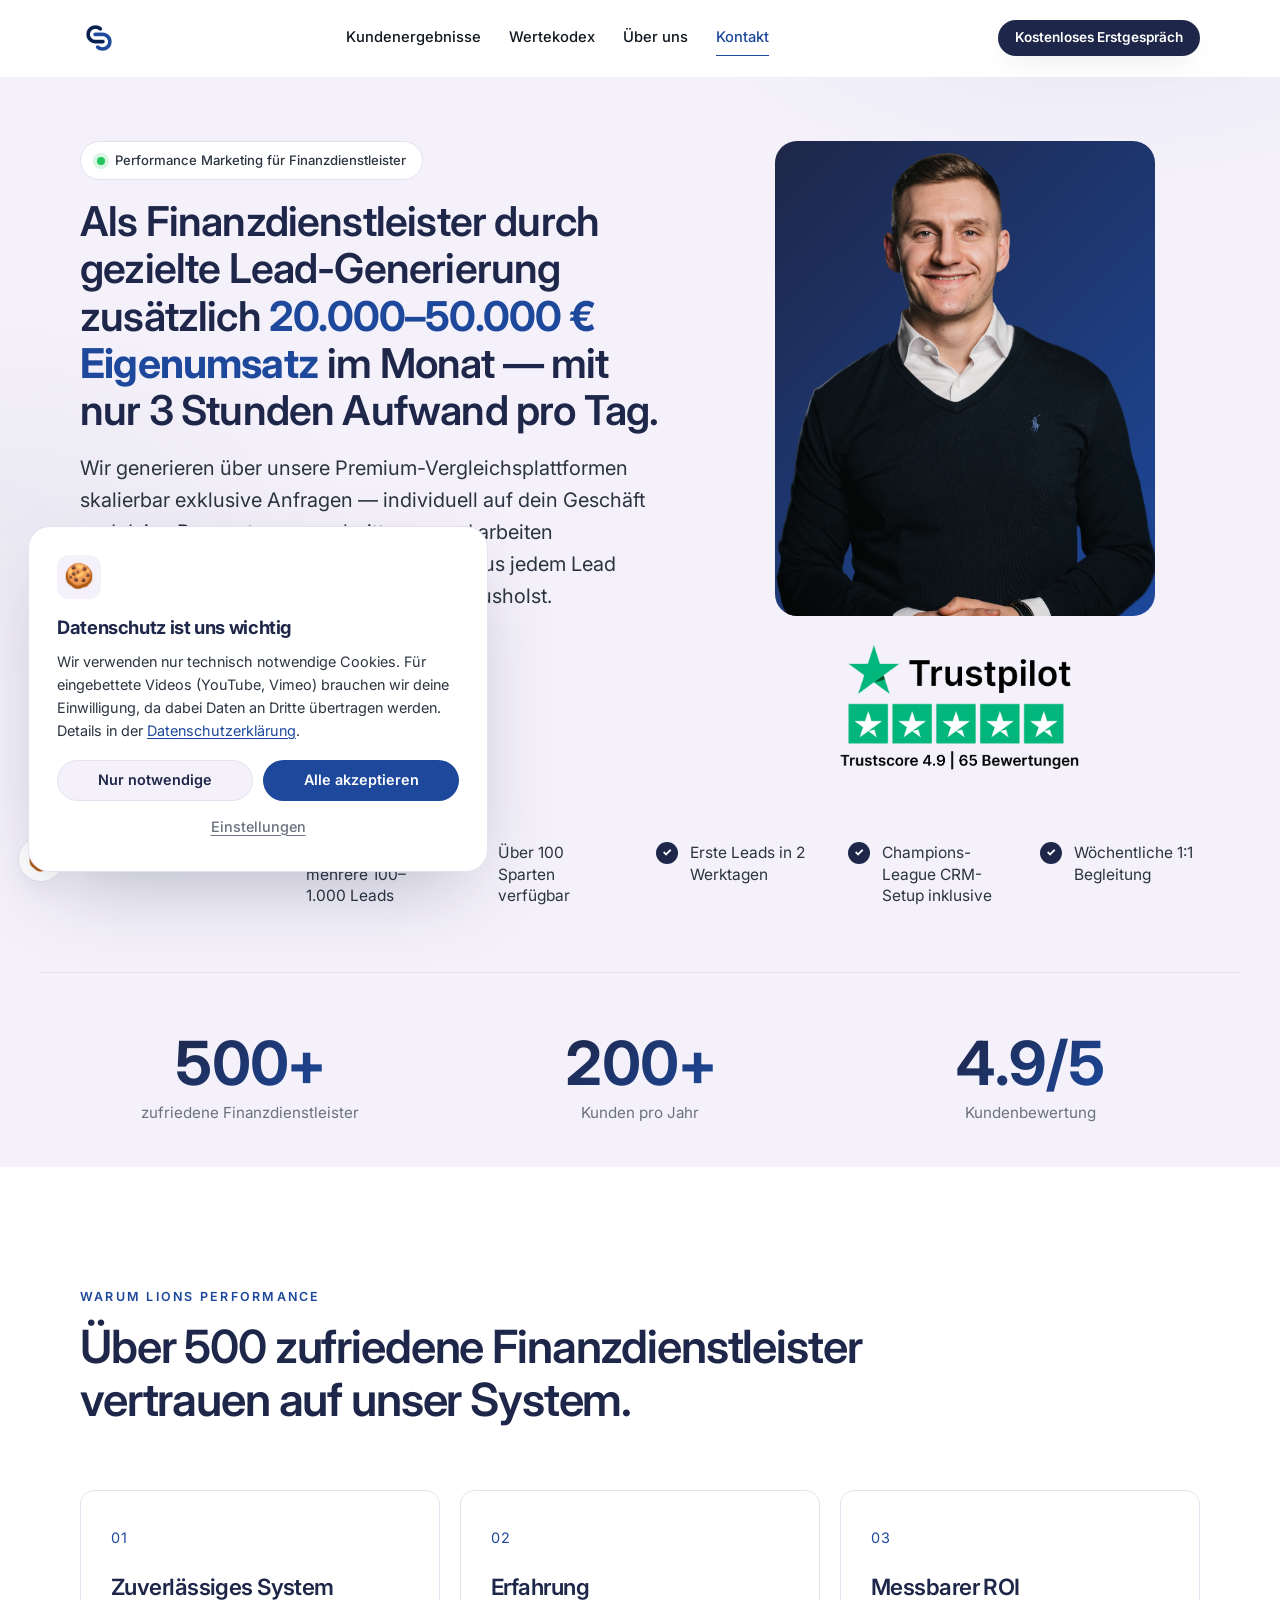
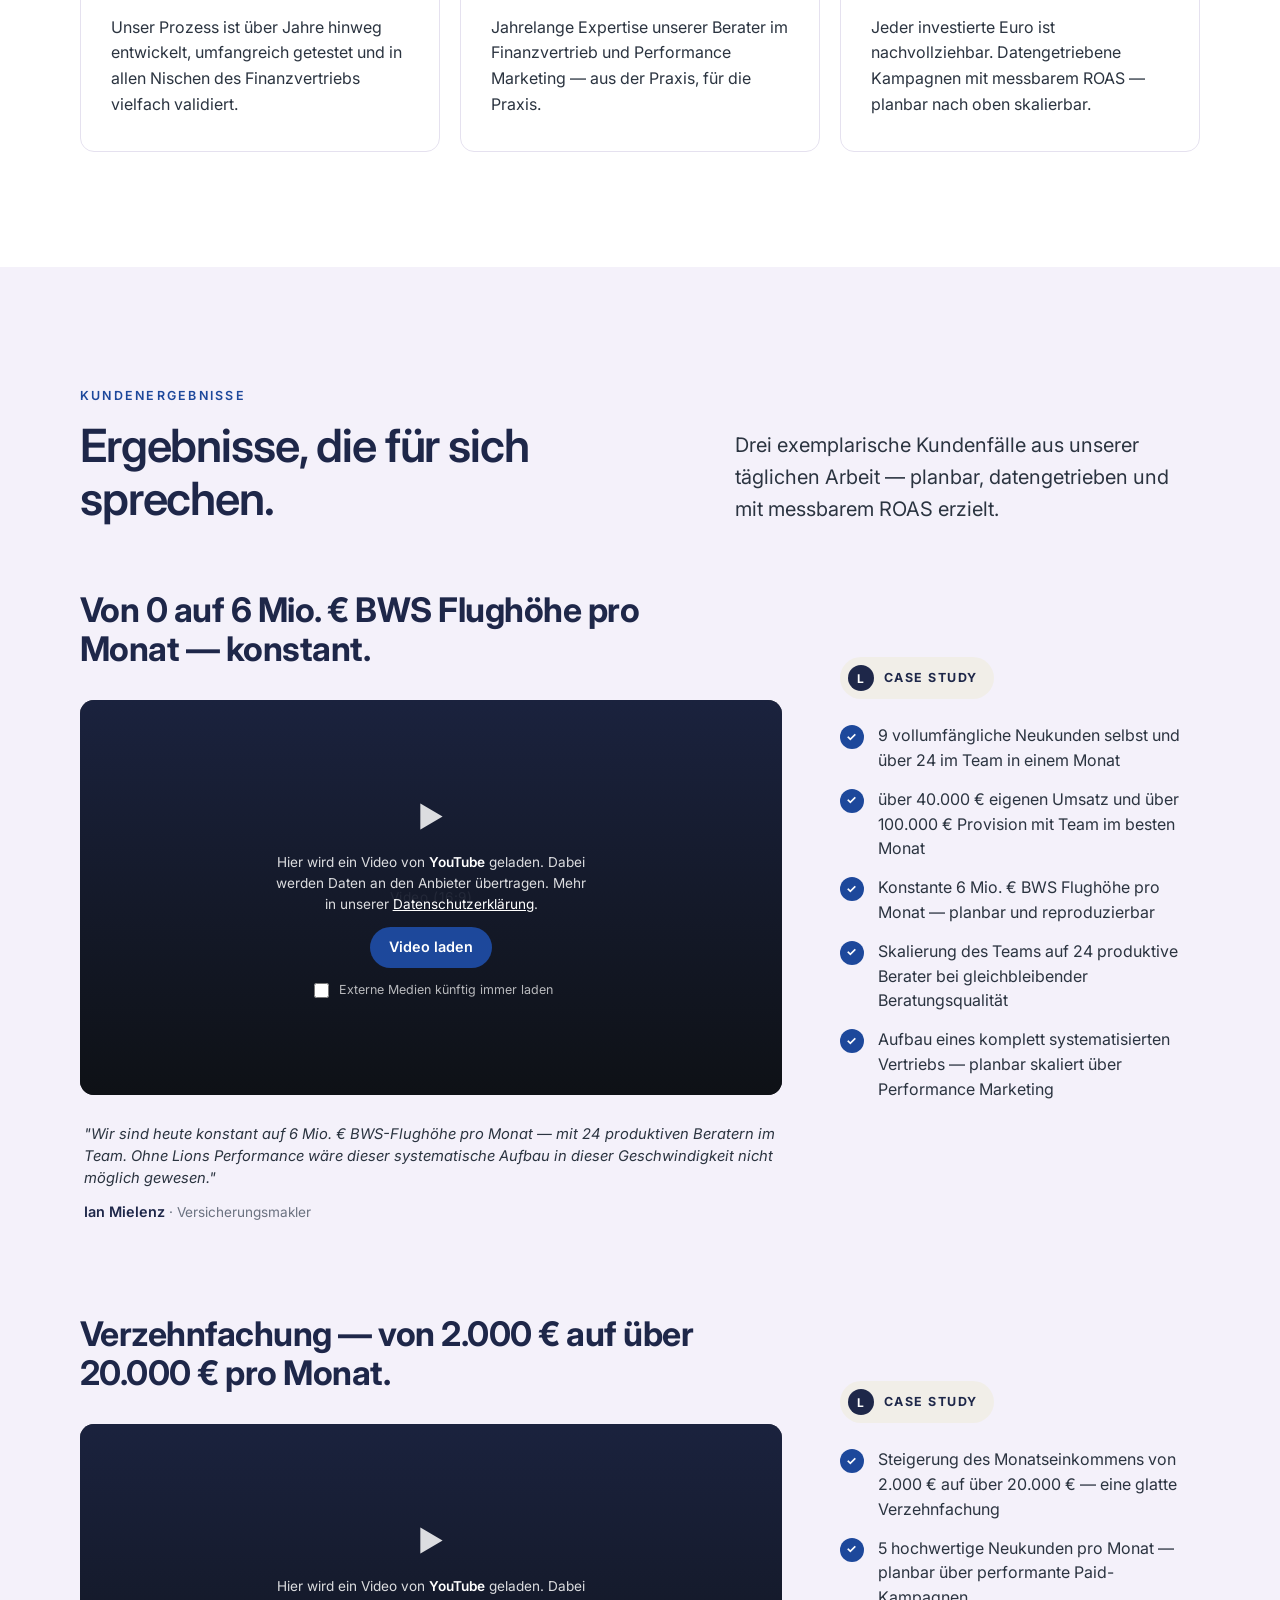
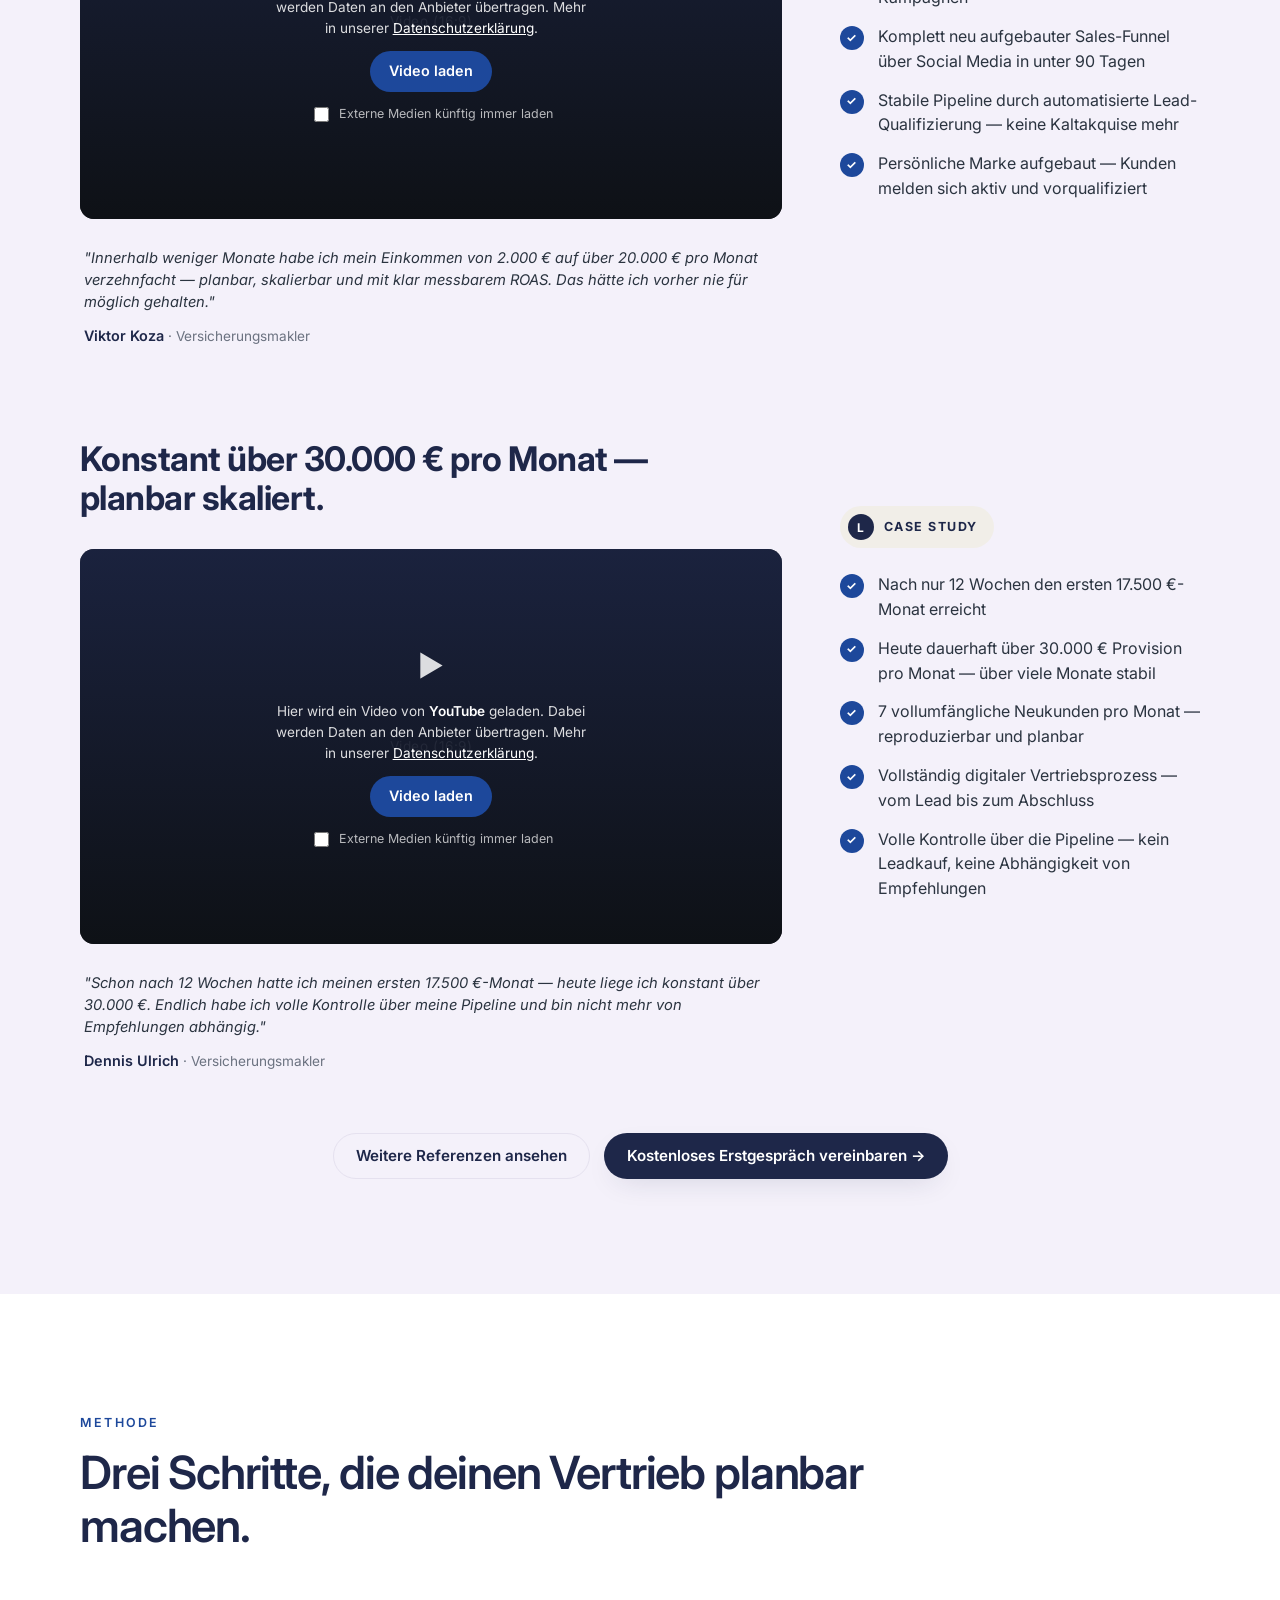
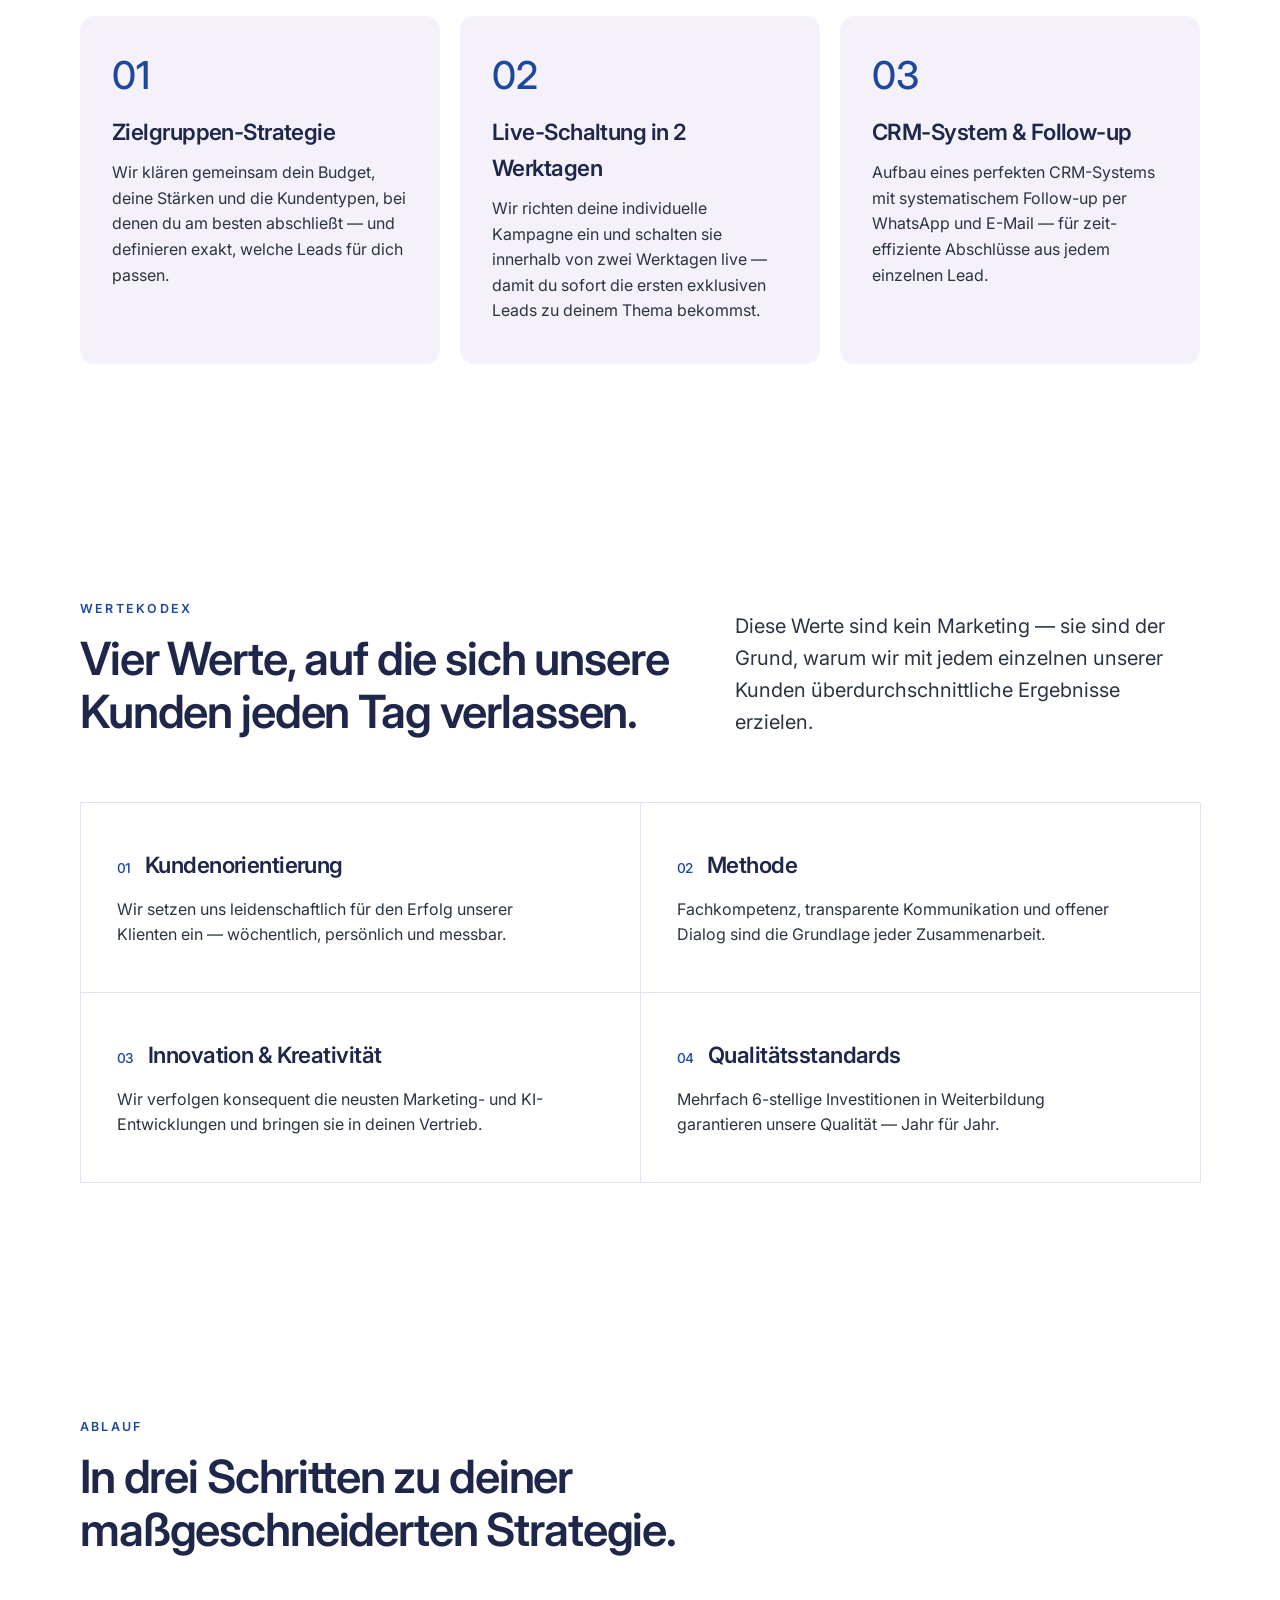
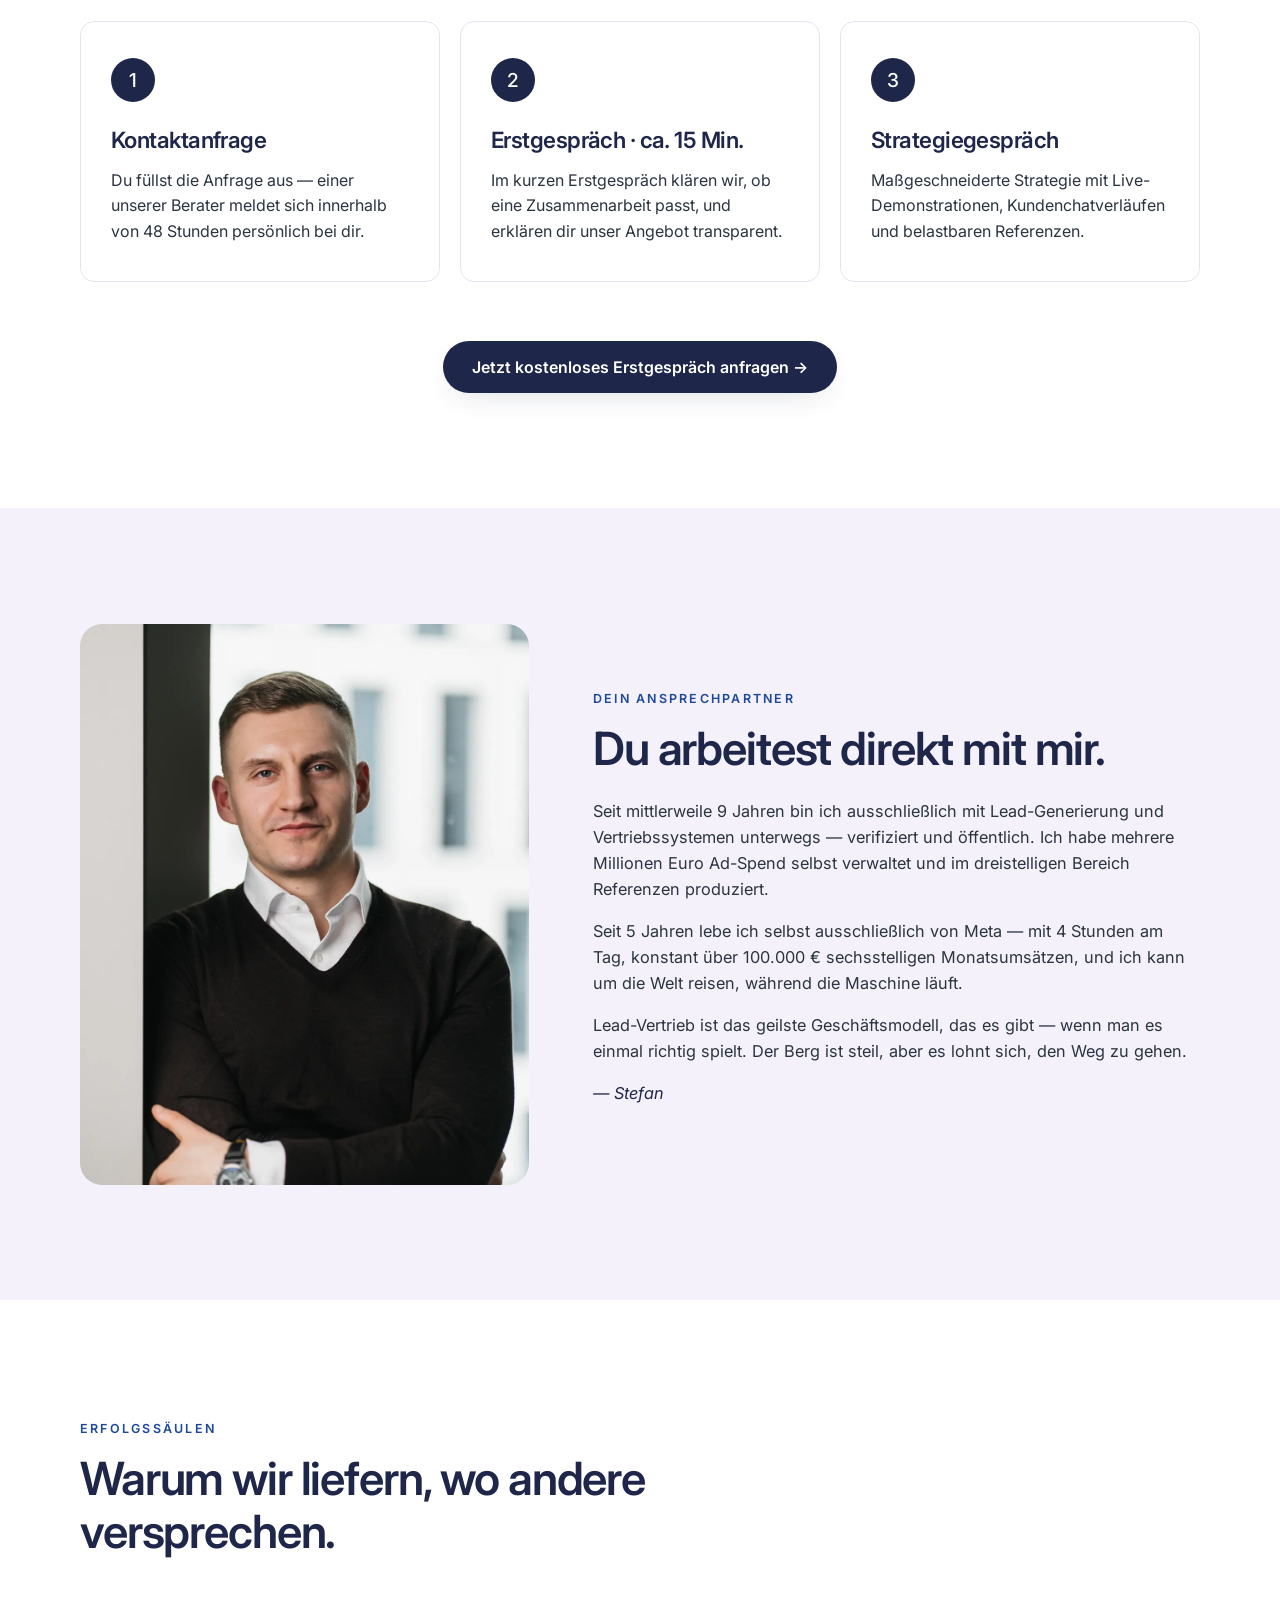
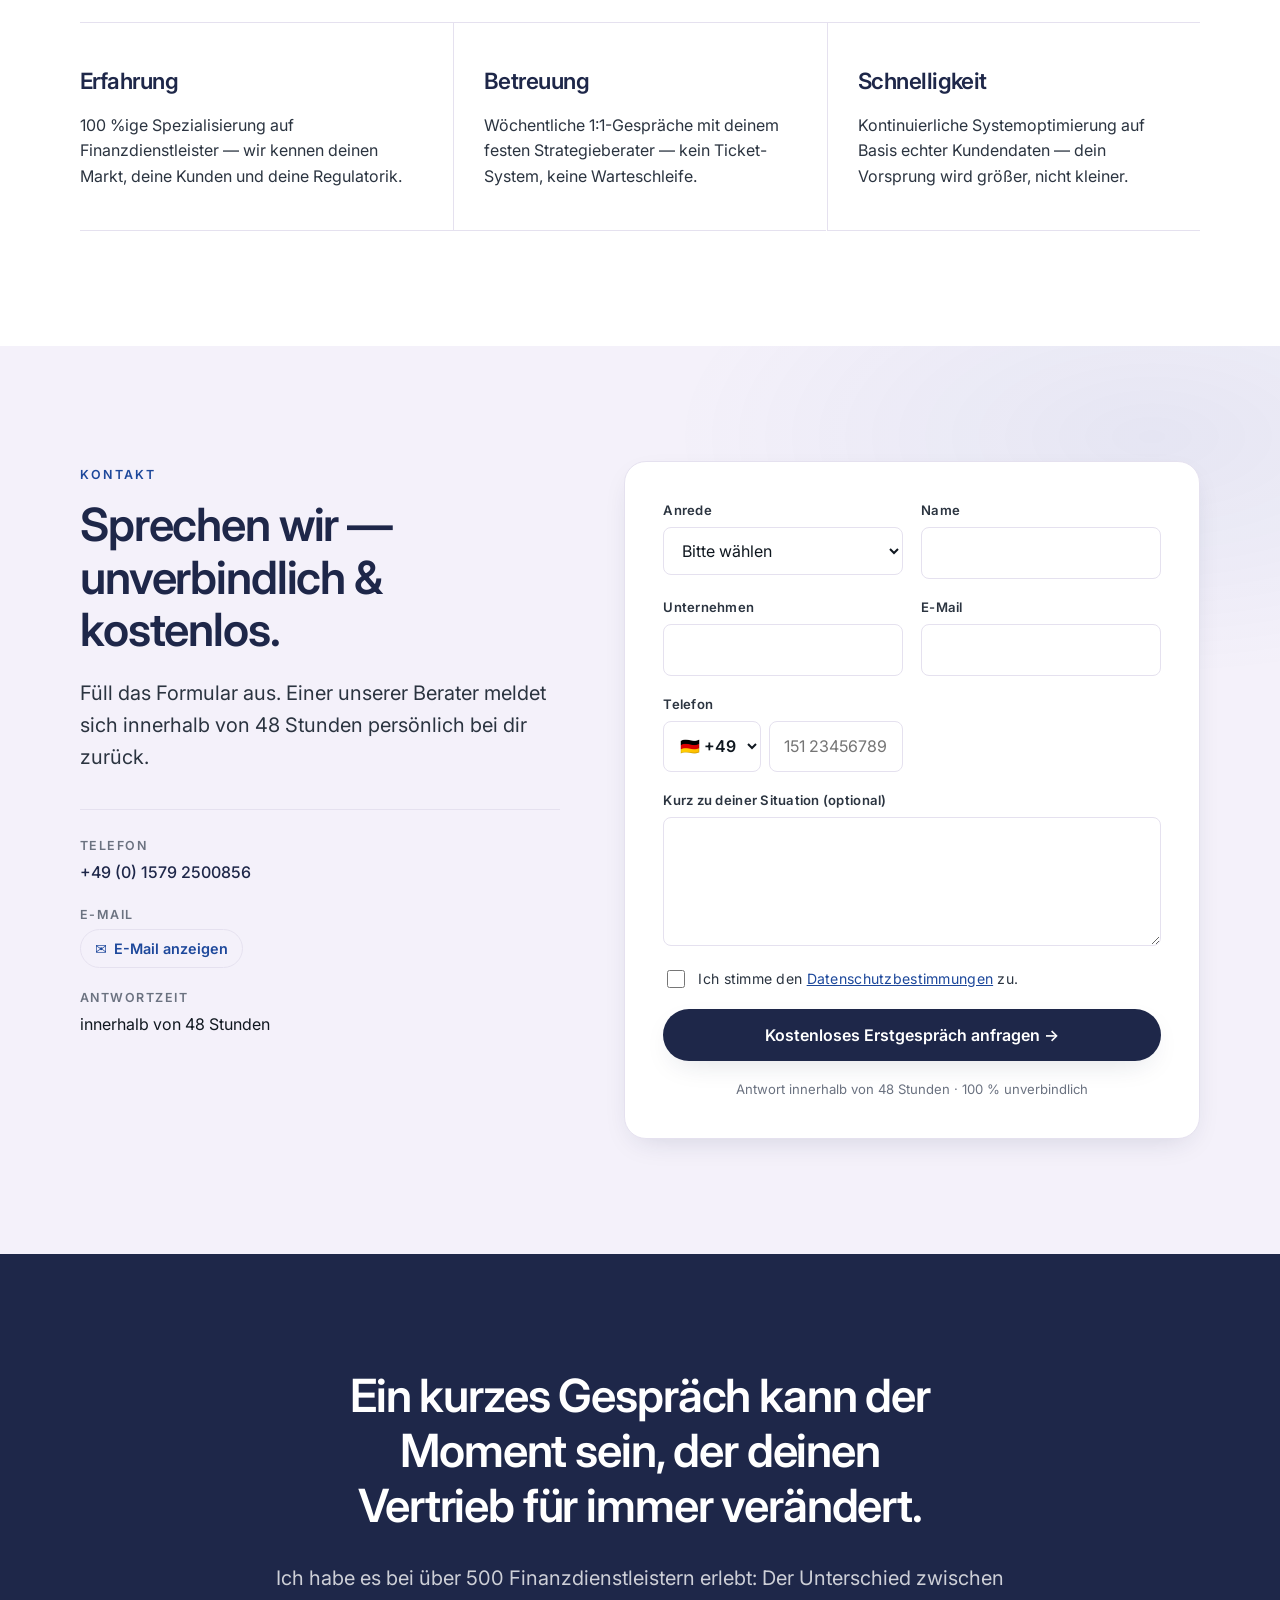
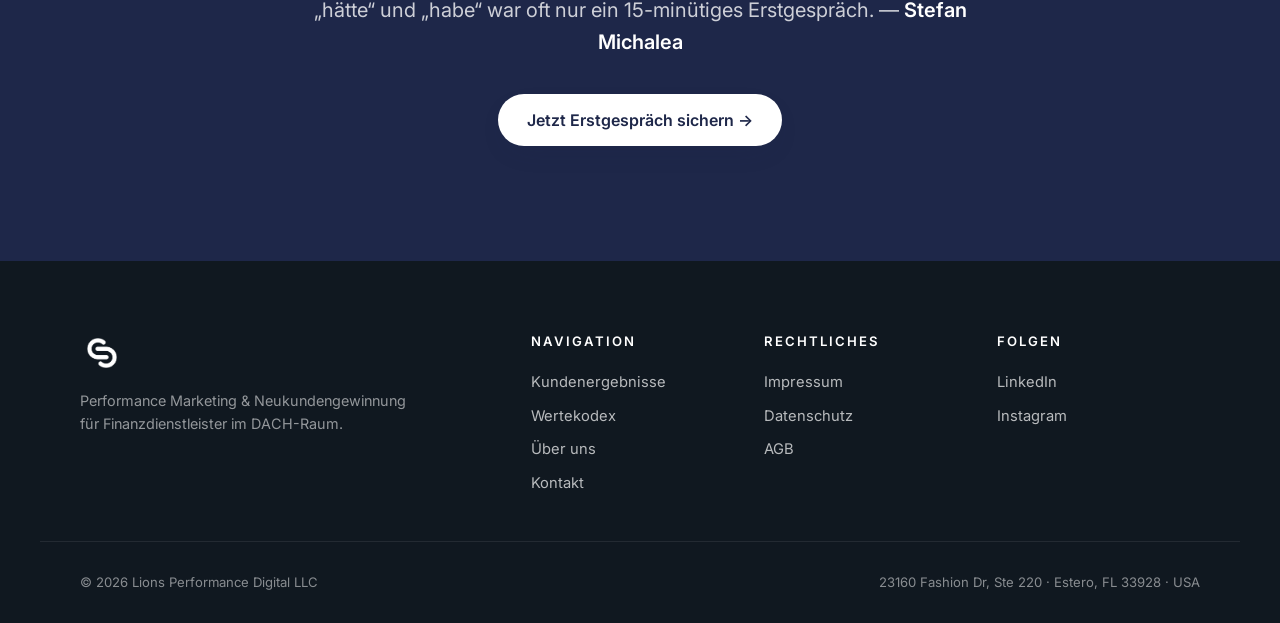
<file: index.html>
<!DOCTYPE html>
<html lang="de">
<head>
    <meta charset="UTF-8" />
    <meta name="viewport" content="width=device-width, initial-scale=1.0" />
    <meta name="description" content="Lions Performance – Als Finanzdienstleister zusätzlich 4-7 hochwertige Neukunden im Monat ganzheitlich & planbar über Social Media gewinnen." />
    <title>Lions Performance – Neukundengewinnung für Finanzdienstleister</title>

    <link rel="icon" type="image/png" href="logofarbig.png" />
    <link rel="apple-touch-icon" href="logofarbig.png" />

    <link rel="preconnect" href="https://fonts.googleapis.com" />
    <link rel="preconnect" href="https://fonts.gstatic.com" crossorigin />
    <link href="https://fonts.googleapis.com/css2?family=Inter:wght@300;400;500;600;700;800&display=swap" rel="stylesheet" />

    <link rel="stylesheet" href="styles.css" />
</head>
<body>

<!-- =========================================================
     NAV
========================================================== -->
<header class="nav" id="nav">
    <div class="container nav__inner">
        <a href="#top" class="nav__brand" aria-label="Lions Performance Startseite">
            <img src="logofarbig.png" alt="Lions Performance" class="brand-logo" />
        </a>

        <nav class="nav__menu" aria-label="Hauptnavigation">
            <a href="#ergebnisse">Kundenergebnisse</a>
            <a href="#werte">Wertekodex</a>
            <a href="#ueber-uns">Über uns</a>
            <a href="#kontakt">Kontakt</a>
        </nav>

        <div class="nav__actions">
            <a href="#kontakt" class="btn btn--primary btn--sm">Kostenloses Erstgespräch</a>
            <button class="nav__toggle" aria-label="Menü öffnen" aria-expanded="false" id="navToggle">
                <span></span><span></span><span></span>
            </button>
        </div>
    </div>

    <div class="nav__mobile" id="navMobile" hidden>
        <a href="#ergebnisse">Kundenergebnisse</a>
        <a href="#werte">Wertekodex</a>
        <a href="#ueber-uns">Über uns</a>
        <a href="#kontakt">Kontakt</a>
        <a href="#kontakt" class="btn btn--primary">Kostenloses Erstgespräch</a>
    </div>
</header>

<main id="top">

<!-- =========================================================
     HERO
========================================================== -->
<section class="hero">
    <div class="container hero__grid">
        <div class="hero__main">
            <div class="hero__eyebrow">
                <span class="dot"></span>
                Performance Marketing für Finanzdienstleister
            </div>

            <h1 class="hero__title">
                Als Finanzdienstleister durch gezielte Lead-Generierung zusätzlich
                <span class="hl">20.000&ndash;50.000 € Eigenumsatz</span>
                im Monat &mdash; mit nur 3 Stunden Aufwand pro Tag.
            </h1>

            <p class="hero__lead">
                Wir generieren über unsere Premium-Vergleichsplattformen skalierbar exklusive Anfragen &mdash;
                individuell auf dein Geschäft und deine Parameter zugeschnitten &mdash; und arbeiten wöchentlich eng mit dir zusammen,
                bis du aus jedem Lead fünfstellige Umsätze im Finanzvertrieb herausholst.
            </p>

            <div class="hero__cta">
                <a href="#kontakt" class="btn btn--primary btn--lg">Kostenloses Erstgespräch sichern →</a>
                <a href="#ergebnisse" class="btn btn--ghost btn--lg">Kundenergebnisse ansehen</a>
            </div>
        </div>

        <aside class="hero__side">
            <div class="hero__photo">
                <img src="startseitestefan.webp" alt="Stefan Michalea · Gründer Lions Performance" />
            </div>

            <a href="https://de.trustpilot.com/review/lionsperformance.de" target="_blank" rel="noopener" class="hero__trust" aria-label="Trustpilot · Trustscore 4.9 von 5 aus 65 Bewertungen">
                <img src="trustpilot.png" alt="Trustpilot · Trustscore 4.9 von 5 aus 65 Bewertungen" />
            </a>
        </aside>
    </div>

    <ul class="container hero__points">
        <li><span class="check">✓</span> ROI von 1:10</li>
        <li><span class="check">✓</span> Skalierbar auf mehrere 100&ndash;1.000 Leads</li>
        <li><span class="check">✓</span> Über 100 Sparten verfügbar</li>
        <li><span class="check">✓</span> Erste Leads in 2 Werktagen</li>
        <li><span class="check">✓</span> Champions-League CRM-Setup inklusive</li>
        <li><span class="check">✓</span> Wöchentliche 1:1 Begleitung</li>
    </ul>

    <div class="container hero__meta">
        <div>
            <strong data-count-to="500" data-count-suffix="+">0</strong>
            <span>zufriedene Finanzdienstleister</span>
        </div>
        <div>
            <strong data-count-to="200" data-count-suffix="+">0</strong>
            <span>Kunden pro Jahr</span>
        </div>
        <div>
            <strong data-count-to="4.9" data-count-suffix="/5" data-count-decimals="1">0</strong>
            <span>Kundenbewertung</span>
        </div>
    </div>
</section>

<!-- =========================================================
     TRUST / 3 SÄULEN
========================================================== -->
<section class="trust" id="trust">
    <div class="container">
        <div class="section__head">
            <span class="eyebrow">Warum Lions Performance</span>
            <h2>Über 500 zufriedene Finanzdienstleister vertrauen auf unser System.</h2>
        </div>

        <div class="cards cards--3">
            <article class="card">
                <span class="card__num">01</span>
                <h3>Zuverlässiges System</h3>
                <p>Unser Prozess ist über Jahre hinweg entwickelt, umfangreich getestet und in allen Nischen des Finanzvertriebs vielfach validiert.</p>
            </article>

            <article class="card">
                <span class="card__num">02</span>
                <h3>Erfahrung</h3>
                <p>Jahrelange Expertise unserer Berater im Finanzvertrieb und Performance Marketing &mdash; aus der Praxis, für die Praxis.</p>
            </article>

            <article class="card">
                <span class="card__num">03</span>
                <h3>Messbarer ROI</h3>
                <p>Jeder investierte Euro ist nachvollziehbar. Datengetriebene Kampagnen mit messbarem ROAS &mdash; planbar nach oben skalierbar.</p>
            </article>
        </div>
    </div>
</section>

<!-- =========================================================
     KUNDENERGEBNISSE
========================================================== -->
<section class="results" id="ergebnisse">
    <div class="container">
        <div class="section__head section__head--split">
            <div>
                <span class="eyebrow">Kundenergebnisse</span>
                <h2>Ergebnisse, die für sich sprechen.</h2>
            </div>
            <p class="section__lead">
                Drei exemplarische Kundenfälle aus unserer täglichen Arbeit &mdash; planbar,
                datengetrieben und mit messbarem ROAS erzielt.
            </p>
        </div>

        <div class="results__grid">
            <article class="case">
                <div class="case__media">
                    <h3 class="case__headline">
                        Von 0 auf 6 Mio. € BWS Flughöhe pro Monat &mdash; konstant.
                    </h3>
                    <div class="case__video">
                        <iframe data-cookiesrc="https://www.youtube.com/embed/q24wCTXeLfk?start=14" title="Ian Mielenz – Lions Performance Erfahrungsbericht" loading="lazy" allow="accelerometer; autoplay; clipboard-write; encrypted-media; gyroscope; picture-in-picture; web-share" allowfullscreen></iframe>
                    </div>
                    <div class="case__quote">
                        <p>"Wir sind heute konstant auf 6 Mio. € BWS-Flughöhe pro Monat &mdash; mit 24 produktiven Beratern im Team. Ohne Lions Performance wäre dieser systematische Aufbau in dieser Geschwindigkeit nicht möglich gewesen."</p>
                        <div class="case__quote-meta">
                            <strong>Ian Mielenz</strong>
                            <span>Versicherungsmakler</span>
                        </div>
                    </div>
                </div>

                <div class="case__content">
                    <div class="case__badge">
                        <span class="case__badge-icon">L</span>
                        CASE STUDY
                    </div>
                    <ul class="case__points">
                        <li>9 vollumfängliche Neukunden selbst und über 24 im Team in einem Monat</li>
                        <li>über 40.000 € eigenen Umsatz und über 100.000 € Provision mit Team im besten Monat</li>
                        <li>Konstante 6 Mio. € BWS Flughöhe pro Monat &mdash; planbar und reproduzierbar</li>
                        <li>Skalierung des Teams auf 24 produktive Berater bei gleichbleibender Beratungsqualität</li>
                        <li>Aufbau eines komplett systematisierten Vertriebs &mdash; planbar skaliert über Performance Marketing</li>
                        <!-- konkrete Ergebnisse vom Kunden hier ersetzen -->
                    </ul>
                </div>
            </article>

            <article class="case">
                <div class="case__media">
                    <h3 class="case__headline">
                        Verzehnfachung &mdash; von 2.000 € auf über 20.000 € pro Monat.
                    </h3>
                    <div class="case__video">
                        <iframe data-cookiesrc="https://www.youtube.com/embed/63mc6WETAPY?start=16" title="Viktor Koza – Lions Performance Erfahrungsbericht" loading="lazy" allow="accelerometer; autoplay; clipboard-write; encrypted-media; gyroscope; picture-in-picture; web-share" allowfullscreen></iframe>
                    </div>
                    <div class="case__quote">
                        <p>"Innerhalb weniger Monate habe ich mein Einkommen von 2.000 € auf über 20.000 € pro Monat verzehnfacht &mdash; planbar, skalierbar und mit klar messbarem ROAS. Das hätte ich vorher nie für möglich gehalten."</p>
                        <div class="case__quote-meta">
                            <strong>Viktor Koza</strong>
                            <span>Versicherungsmakler</span>
                        </div>
                    </div>
                </div>

                <div class="case__content">
                    <div class="case__badge">
                        <span class="case__badge-icon">L</span>
                        CASE STUDY
                    </div>
                    <ul class="case__points">
                        <li>Steigerung des Monatseinkommens von 2.000 € auf über 20.000 € &mdash; eine glatte Verzehnfachung</li>
                        <li>5 hochwertige Neukunden pro Monat &mdash; planbar über performante Paid-Kampagnen</li>
                        <li>Komplett neu aufgebauter Sales-Funnel über Social Media in unter 90 Tagen</li>
                        <li>Stabile Pipeline durch automatisierte Lead-Qualifizierung &mdash; keine Kaltakquise mehr</li>
                        <li>Persönliche Marke aufgebaut &mdash; Kunden melden sich aktiv und vorqualifiziert</li>
                        <!-- konkrete Ergebnisse vom Kunden hier ersetzen -->
                    </ul>
                </div>
            </article>

            <article class="case">
                <div class="case__media">
                    <h3 class="case__headline">
                        Konstant über 30.000 € pro Monat &mdash; planbar skaliert.
                    </h3>
                    <div class="case__video">
                        <iframe data-cookiesrc="https://www.youtube.com/embed/ItN4V4N_VzA?start=11" title="Dennis Ulrich – Lions Performance Erfahrungsbericht" loading="lazy" allow="accelerometer; autoplay; clipboard-write; encrypted-media; gyroscope; picture-in-picture; web-share" allowfullscreen></iframe>
                    </div>
                    <div class="case__quote">
                        <p>"Schon nach 12 Wochen hatte ich meinen ersten 17.500 €-Monat &mdash; heute liege ich konstant über 30.000 €. Endlich habe ich volle Kontrolle über meine Pipeline und bin nicht mehr von Empfehlungen abhängig."</p>
                        <div class="case__quote-meta">
                            <strong>Dennis Ulrich</strong>
                            <span>Versicherungsmakler</span>
                        </div>
                    </div>
                </div>

                <div class="case__content">
                    <div class="case__badge">
                        <span class="case__badge-icon">L</span>
                        CASE STUDY
                    </div>
                    <ul class="case__points">
                        <li>Nach nur 12 Wochen den ersten 17.500 €-Monat erreicht</li>
                        <li>Heute dauerhaft über 30.000 € Provision pro Monat &mdash; über viele Monate stabil</li>
                        <li>7 vollumfängliche Neukunden pro Monat &mdash; reproduzierbar und planbar</li>
                        <li>Vollständig digitaler Vertriebsprozess &mdash; vom Lead bis zum Abschluss</li>
                        <li>Volle Kontrolle über die Pipeline &mdash; kein Leadkauf, keine Abhängigkeit von Empfehlungen</li>
                        <!-- konkrete Ergebnisse vom Kunden hier ersetzen -->
                    </ul>
                </div>
            </article>
        </div>

        <div class="results__cta">
            <a href="referenzen.html" class="btn btn--ghost">Weitere Referenzen ansehen</a>
            <a href="#kontakt" class="btn btn--primary">Kostenloses Erstgespräch vereinbaren →</a>
        </div>
    </div>
</section>

<!-- =========================================================
     METHODE
========================================================== -->
<section class="method">
    <div class="container">
        <div class="section__head">
            <span class="eyebrow">Methode</span>
            <h2>Drei Schritte, die deinen Vertrieb planbar machen.</h2>
        </div>

        <ol class="method__steps">
            <li>
                <span class="step__num">01</span>
                <h3>Zielgruppen-Strategie</h3>
                <p>Wir klären gemeinsam dein Budget, deine Stärken und die Kundentypen, bei denen du am besten abschließt &mdash; und definieren exakt, welche Leads für dich passen.</p>
            </li>
            <li>
                <span class="step__num">02</span>
                <h3>Live-Schaltung in 2 Werktagen</h3>
                <p>Wir richten deine individuelle Kampagne ein und schalten sie innerhalb von zwei Werktagen live &mdash; damit du sofort die ersten exklusiven Leads zu deinem Thema bekommst.</p>
            </li>
            <li>
                <span class="step__num">03</span>
                <h3>CRM-System &amp; Follow-up</h3>
                <p>Aufbau eines perfekten CRM-Systems mit systematischem Follow-up per WhatsApp und E-Mail &mdash; für zeit-effiziente Abschlüsse aus jedem einzelnen Lead.</p>
            </li>
        </ol>
    </div>
</section>

<!-- =========================================================
     WERTEKODEX
========================================================== -->
<section class="values" id="werte">
    <div class="container">
        <div class="section__head section__head--split">
            <div>
                <span class="eyebrow">Wertekodex</span>
                <h2>Vier Werte, auf die sich unsere Kunden jeden Tag verlassen.</h2>
            </div>
            <p class="section__lead">
                Diese Werte sind kein Marketing &mdash; sie sind der Grund, warum wir mit jedem einzelnen unserer Kunden
                überdurchschnittliche Ergebnisse erzielen.
            </p>
        </div>

        <div class="values__grid">
            <article class="value">
                <h3><span>01</span> Kundenorientierung</h3>
                <p>Wir setzen uns leidenschaftlich für den Erfolg unserer Klienten ein &mdash; wöchentlich, persönlich und messbar.</p>
            </article>

            <article class="value">
                <h3><span>02</span> Methode</h3>
                <p>Fachkompetenz, transparente Kommunikation und offener Dialog sind die Grundlage jeder Zusammenarbeit.</p>
            </article>

            <article class="value">
                <h3><span>03</span> Innovation &amp; Kreativität</h3>
                <p>Wir verfolgen konsequent die neusten Marketing- und KI-Entwicklungen und bringen sie in deinen Vertrieb.</p>
            </article>

            <article class="value">
                <h3><span>04</span> Qualitätsstandards</h3>
                <p>Mehrfach 6-stellige Investitionen in Weiterbildung garantieren unsere Qualität &mdash; Jahr für Jahr.</p>
            </article>
        </div>
    </div>
</section>


<!-- =========================================================
     ERSTGESPRÄCH ABLAUF
========================================================== -->
<section class="process">
    <div class="container">
        <div class="section__head">
            <span class="eyebrow">Ablauf</span>
            <h2>In drei Schritten zu deiner maßgeschneiderten Strategie.</h2>
        </div>

        <div class="process__steps">
            <article class="pstep">
                <span class="pstep__num">1</span>
                <h3>Kontaktanfrage</h3>
                <p>Du füllst die Anfrage aus &mdash; einer unserer Berater meldet sich innerhalb von 48 Stunden persönlich bei dir.</p>
            </article>

            <article class="pstep">
                <span class="pstep__num">2</span>
                <h3>Erstgespräch · ca. 15 Min.</h3>
                <p>Im kurzen Erstgespräch klären wir, ob eine Zusammenarbeit passt, und erklären dir unser Angebot transparent.</p>
            </article>

            <article class="pstep">
                <span class="pstep__num">3</span>
                <h3>Strategiegespräch</h3>
                <p>Maßgeschneiderte Strategie mit Live-Demonstrationen, Kundenchatverläufen und belastbaren Referenzen.</p>
            </article>
        </div>

        <div class="process__cta">
            <a href="#kontakt" class="btn btn--primary btn--lg">Jetzt kostenloses Erstgespräch anfragen →</a>
        </div>
    </div>
</section>

<!-- =========================================================
     PERSÖNLICHE NOTE STEFAN
========================================================== -->
<section class="personal" id="ueber-uns">
    <div class="container personal__grid">
        <div class="personal__media">
            <img src="setefan2.webp" alt="Stefan Michalea · Gründer Lions Performance" class="personal__img" />
        </div>

        <div class="personal__copy">
            <span class="eyebrow">Dein Ansprechpartner</span>
            <h2>Du arbeitest direkt mit mir.</h2>
            <p>
                Seit mittlerweile 9 Jahren bin ich ausschließlich mit Lead-Generierung und Vertriebssystemen
                unterwegs &mdash; verifiziert und öffentlich. Ich habe mehrere Millionen Euro Ad-Spend selbst
                verwaltet und im dreistelligen Bereich Referenzen produziert.
            </p>
            <p>
                Seit 5 Jahren lebe ich selbst ausschließlich von Meta &mdash; mit 4 Stunden am Tag, konstant über
                100.000 € sechsstelligen Monatsumsätzen, und ich kann um die Welt reisen, während die Maschine läuft.
            </p>
            <p>
                Lead-Vertrieb ist das geilste Geschäftsmodell, das es gibt &mdash; wenn man es einmal richtig spielt.
                Der Berg ist steil, aber es lohnt sich, den Weg zu gehen.
            </p>
            <p class="personal__sign">&mdash; Stefan</p>
        </div>
    </div>
</section>

<!-- =========================================================
     ERFOLGSSÄULEN
========================================================== -->
<section class="pillars">
    <div class="container">
        <div class="section__head">
            <span class="eyebrow">Erfolgssäulen</span>
            <h2>Warum wir liefern, wo andere versprechen.</h2>
        </div>

        <div class="pillars__grid">
            <article class="pillar">
                <h3>Erfahrung</h3>
                <p>100 %ige Spezialisierung auf Finanzdienstleister &mdash; wir kennen deinen Markt, deine Kunden und deine Regulatorik.</p>
            </article>
            <article class="pillar">
                <h3>Betreuung</h3>
                <p>Wöchentliche 1:1-Gespräche mit deinem festen Strategieberater &mdash; kein Ticket-System, keine Warteschleife.</p>
            </article>
            <article class="pillar">
                <h3>Schnelligkeit</h3>
                <p>Kontinuierliche Systemoptimierung auf Basis echter Kundendaten &mdash; dein Vorsprung wird größer, nicht kleiner.</p>
            </article>
        </div>
    </div>
</section>

<!-- =========================================================
     KONTAKT
========================================================== -->
<section class="contact" id="kontakt">
    <div class="container contact__grid">
        <div class="contact__copy">
            <span class="eyebrow">Kontakt</span>
            <h2>Sprechen wir &mdash; unverbindlich &amp; kostenlos.</h2>
            <p>
                Füll das Formular aus. Einer unserer Berater meldet sich innerhalb von 48 Stunden
                persönlich bei dir zurück.
            </p>

            <ul class="contact__meta">
                <li>
                    <span class="contact__label">Telefon</span>
                    <a href="tel:+4915792500856">+49 (0) 1579 2500856</a>
                </li>
                <li>
                    <span class="contact__label">E-Mail</span>
                    <span class="email-protect" data-eu="info" data-ed="lions-performance.com" data-reveal></span>
                </li>
                <li>
                    <span class="contact__label">Antwortzeit</span>
                    <span>innerhalb von 48 Stunden</span>
                </li>
            </ul>
        </div>

        <form class="contact__form" id="contactForm" novalidate>
            <!-- Spamschutz: Honeypot — für Menschen unsichtbar, nur Bots füllen das aus -->
            <div class="hp-field" aria-hidden="true">
                <label for="hp_website">Website (bitte leer lassen)</label>
                <input id="hp_website" name="hp_website" type="text" tabindex="-1" autocomplete="off" />
            </div>

            <div class="field">
                <label for="anrede">Anrede</label>
                <select id="anrede" name="anrede" required>
                    <option value="">Bitte wählen</option>
                    <option>Herr</option>
                    <option>Frau</option>
                    <option>Divers</option>
                </select>
            </div>

            <div class="field">
                <label for="name">Name</label>
                <input id="name" name="name" type="text" required autocomplete="name" />
            </div>

            <div class="field">
                <label for="unternehmen">Unternehmen</label>
                <input id="unternehmen" name="unternehmen" type="text" autocomplete="organization" />
            </div>

            <div class="field">
                <label for="email">E-Mail</label>
                <input id="email" name="email" type="email" required autocomplete="email" />
            </div>

            <div class="field">
                <label for="telefon">Telefon</label>
                <div class="tel-group">
                    <select id="telVorwahl" name="telVorwahl" aria-label="Ländervorwahl">
                        <option value="+49" selected>🇩🇪 +49</option>
                        <option value="+43">🇦🇹 +43</option>
                        <option value="+41">🇨🇭 +41</option>
                        <option value="+1">🇺🇸 +1</option>
                    </select>
                    <input id="telefon" name="telefon" type="tel" required autocomplete="tel" inputmode="tel" placeholder="151 23456789" />
                </div>
            </div>

            <div class="field field--full">
                <label for="nachricht">Kurz zu deiner Situation (optional)</label>
                <textarea id="nachricht" name="nachricht" rows="4"></textarea>
            </div>

            <div class="field field--full field--checkbox">
                <input id="datenschutz" name="datenschutz" type="checkbox" required />
                <label for="datenschutz">
                    Ich stimme den <a href="datenschutz.html" target="_blank" rel="noopener">Datenschutzbestimmungen</a> zu.
                </label>
            </div>

            <div class="field field--full">
                <button type="submit" class="btn btn--primary btn--lg btn--block">
                    Kostenloses Erstgespräch anfragen →
                </button>
                <p class="form__note">Antwort innerhalb von 48 Stunden · 100 % unverbindlich</p>
            </div>

            <p class="form__success" id="formSuccess" hidden>
                Vielen Dank! Deine Anfrage ist eingegangen &mdash; wir melden uns innerhalb von 48 Stunden.
            </p>
            <p class="form__error" id="formError" hidden>
                Beim Senden ist ein Fehler aufgetreten. Bitte versuche es erneut oder schreib uns direkt an
                <span class="email-protect" data-eu="info" data-ed="lions-performance.com" data-reveal></span>.
            </p>
        </form>
    </div>
</section>

<!-- =========================================================
     CLOSING CTA
========================================================== -->
<section class="closing">
    <div class="container">
        <h2>
            Ein kurzes Gespräch kann der Moment sein, der deinen Vertrieb für immer verändert.
        </h2>
        <p>
            Ich habe es bei über 500 Finanzdienstleistern erlebt: Der Unterschied zwischen &bdquo;hätte&ldquo;
            und &bdquo;habe&ldquo; war oft nur ein 15-minütiges Erstgespräch.
            &mdash; <em>Stefan Michalea</em>
        </p>
        <a href="#kontakt" class="btn btn--primary btn--lg">Jetzt Erstgespräch sichern →</a>
    </div>
</section>

</main>

<!-- =========================================================
     FOOTER
========================================================== -->
<footer class="footer">
    <div class="container footer__inner">
        <div class="footer__brand">
            <img src="logoweiß.png" alt="Lions Performance" class="brand-logo brand-logo--footer" />
            <p>Performance Marketing &amp; Neukundengewinnung für Finanzdienstleister im DACH-Raum.</p>
        </div>

        <div class="footer__cols">
            <div>
                <h4>Navigation</h4>
                <a href="#ergebnisse">Kundenergebnisse</a>
                <a href="#werte">Wertekodex</a>
                <a href="#ueber-uns">Über uns</a>
                <a href="#kontakt">Kontakt</a>
            </div>
            <div>
                <h4>Rechtliches</h4>
                <a href="impressum.html">Impressum</a>
                <a href="datenschutz.html">Datenschutz</a>
                <a href="agb.html">AGB</a>
            </div>
            <div>
                <h4>Folgen</h4>
                <a href="https://www.linkedin.com/in/stefan-michalea-0977321a4/" target="_blank" rel="noopener">LinkedIn</a>
                <a href="https://www.instagram.com/stefan.michalea_/" target="_blank" rel="noopener">Instagram</a>
            </div>
        </div>
    </div>

    <div class="container footer__bottom">
        <span>© <span id="year"></span> Lions Performance Digital LLC</span>
        <span>23160 Fashion Dr, Ste 220 · Estero, FL 33928 · USA</span>
    </div>
</footer>

<script src="script.js"></script>
</body>
</html>
</file>
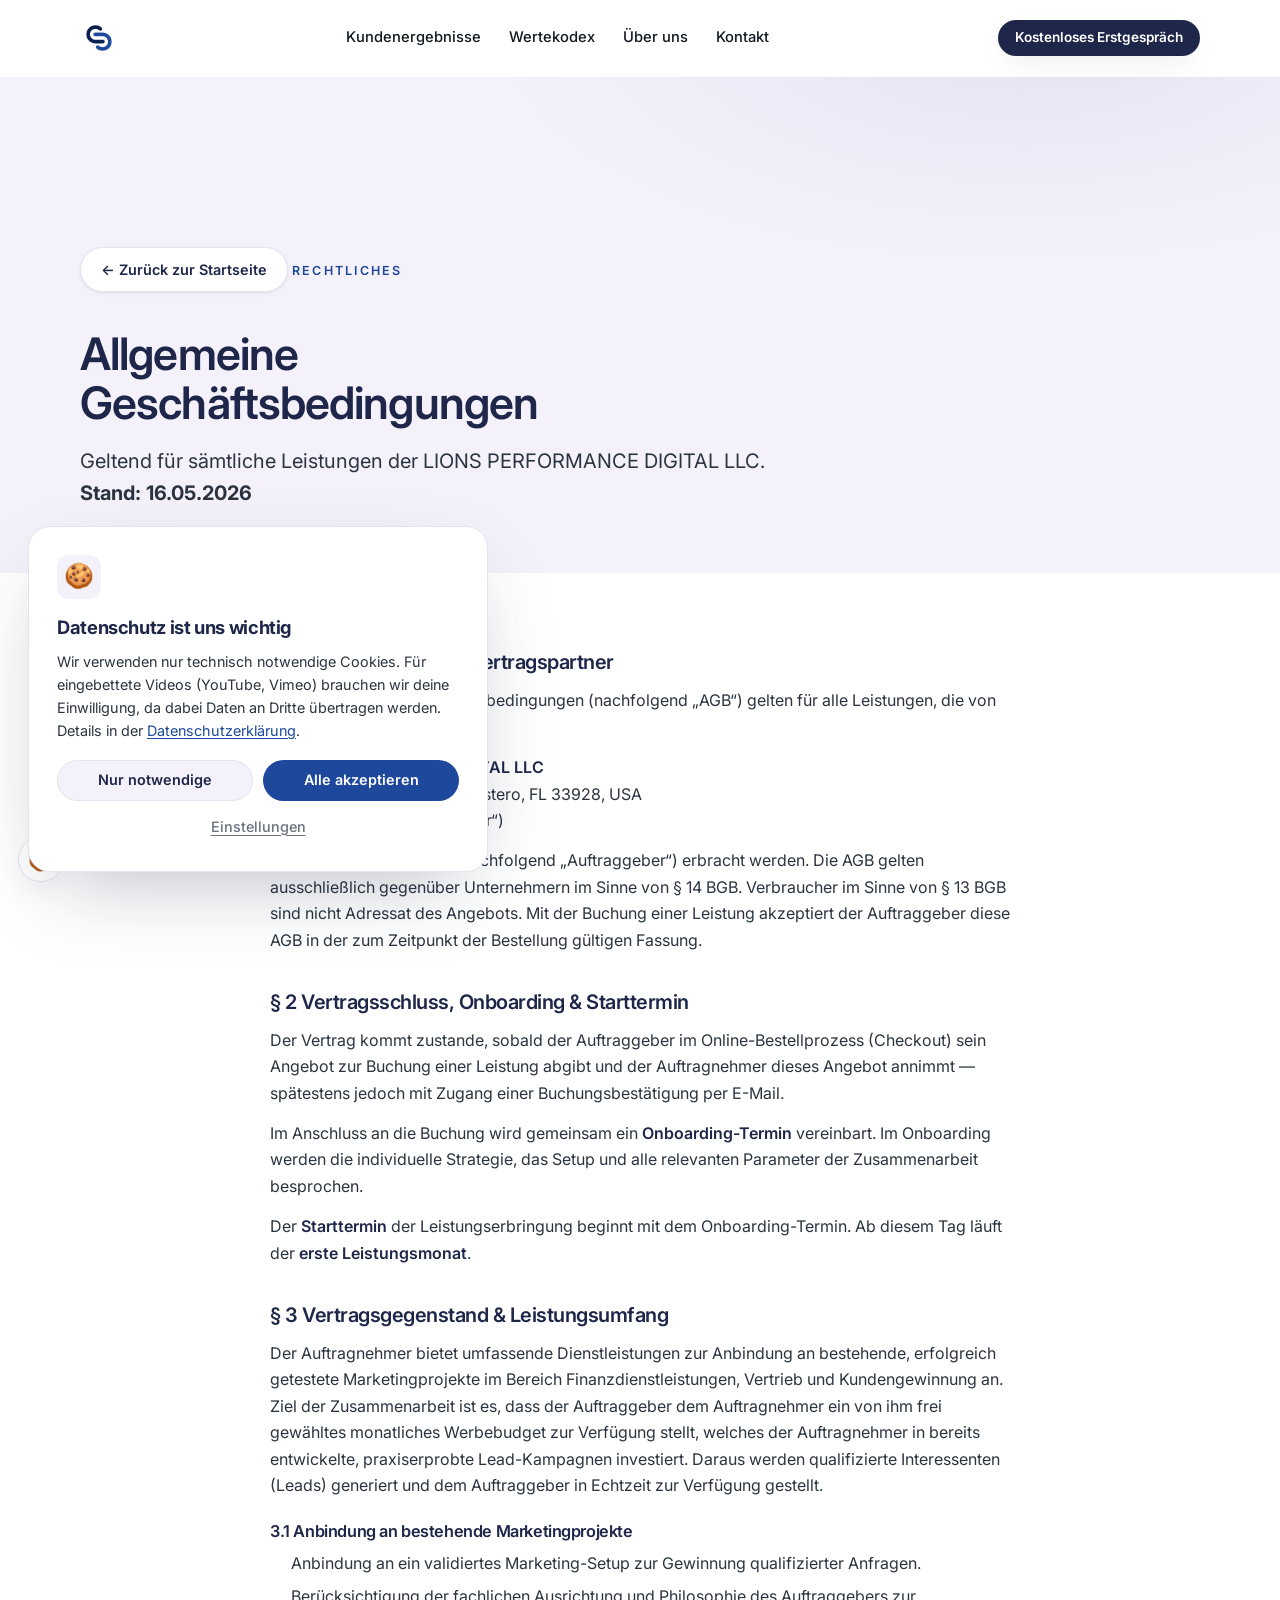
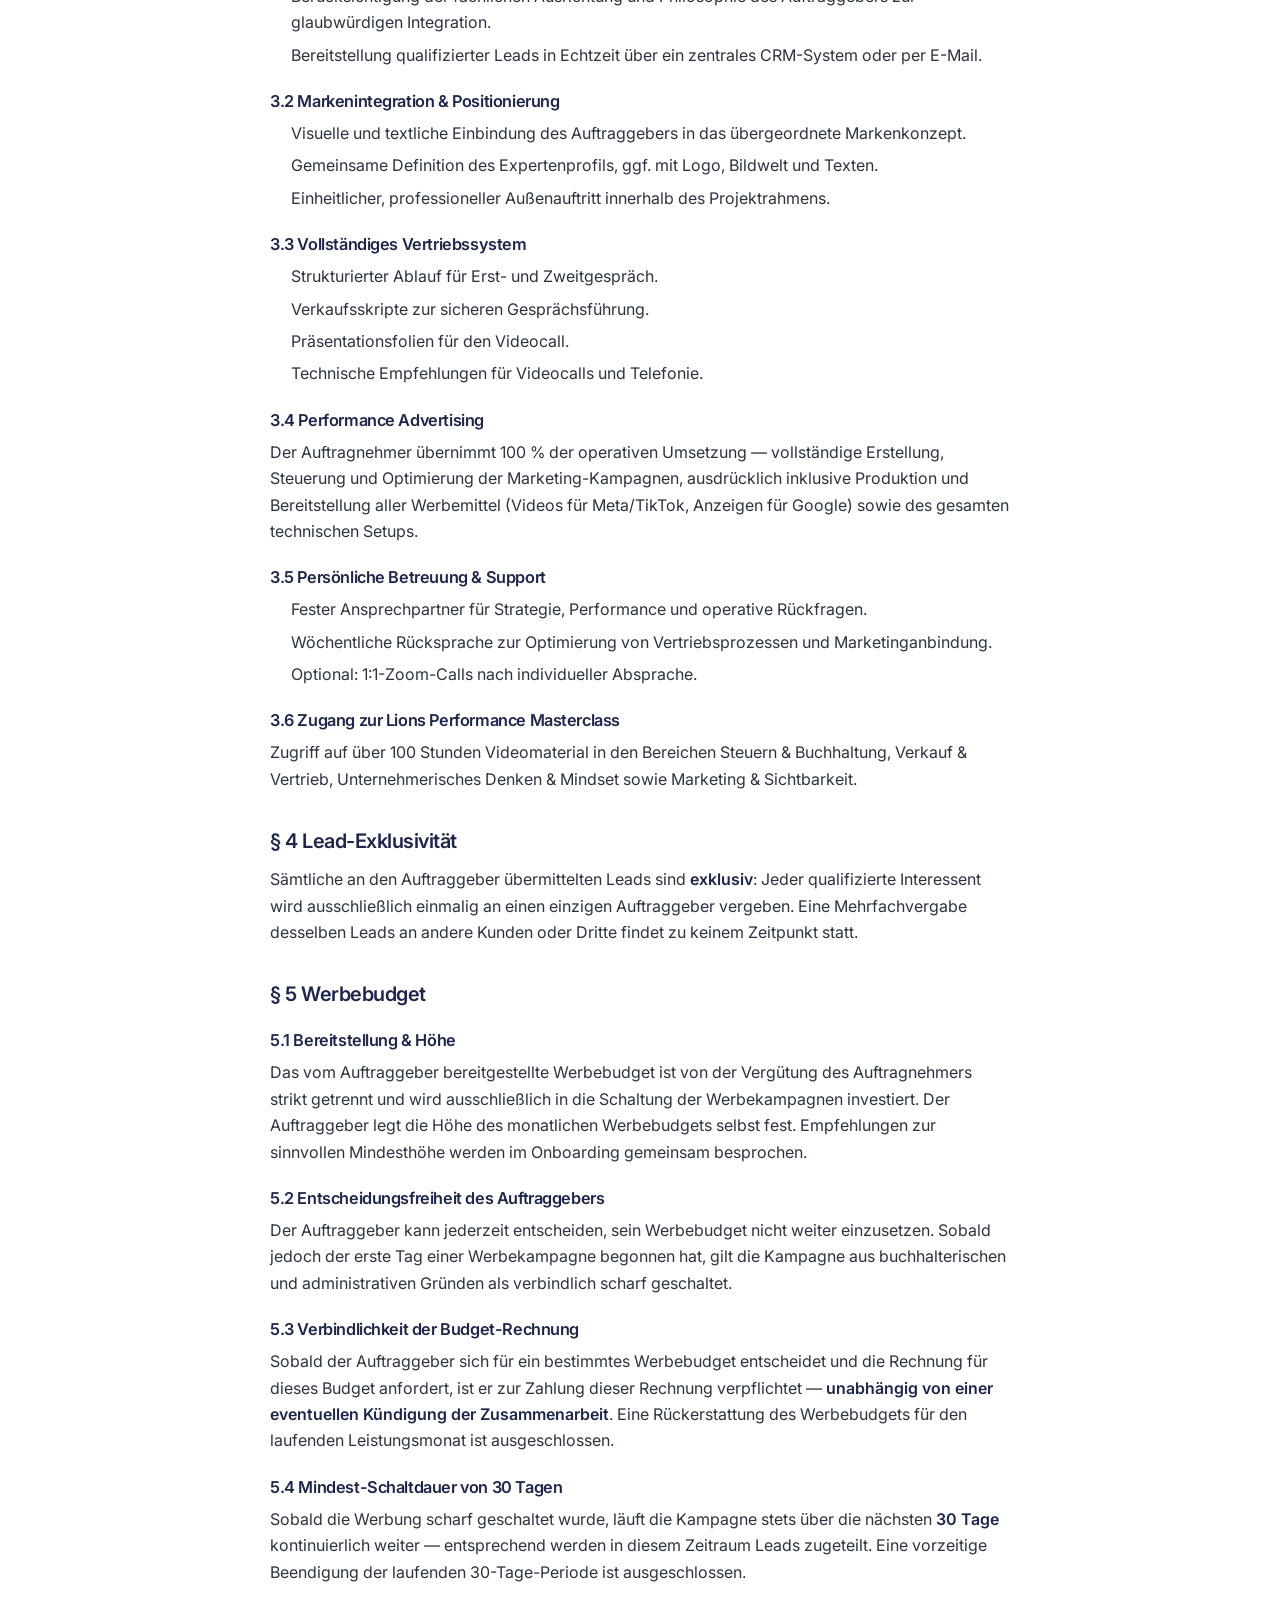
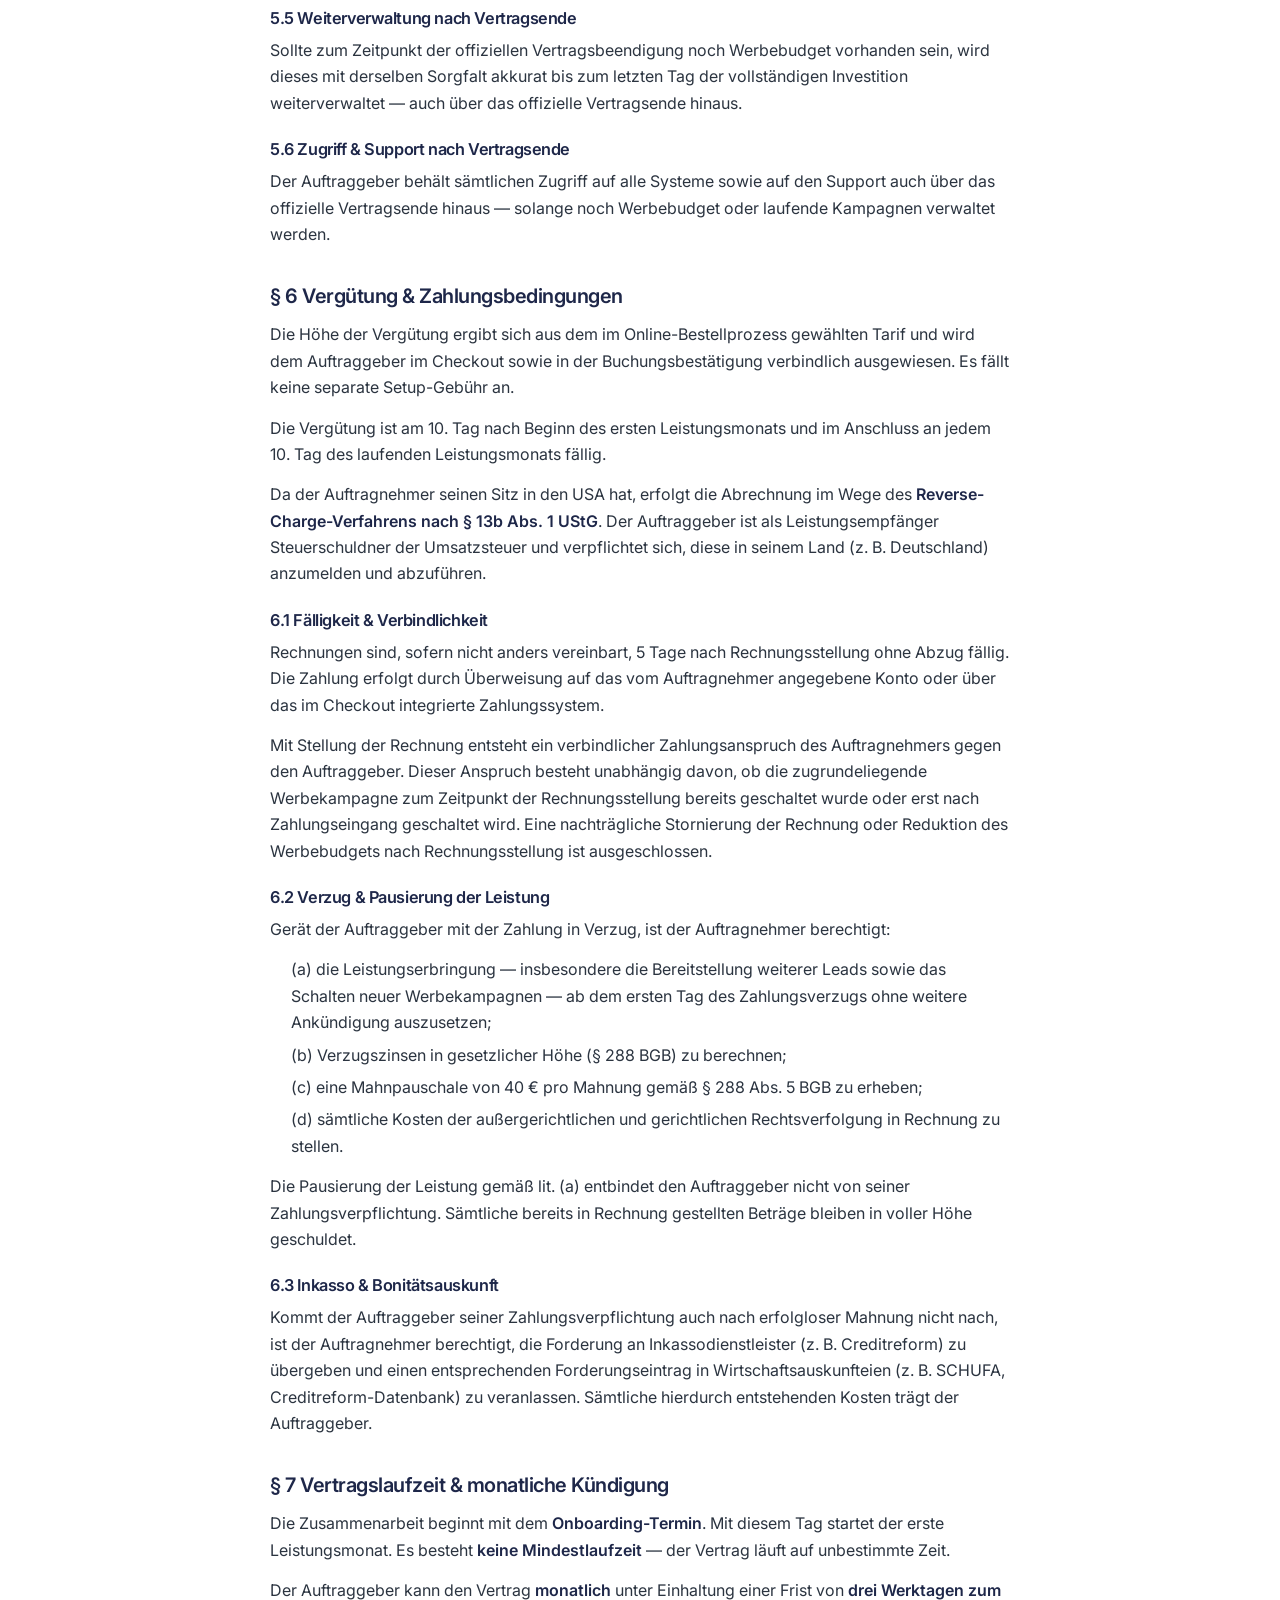
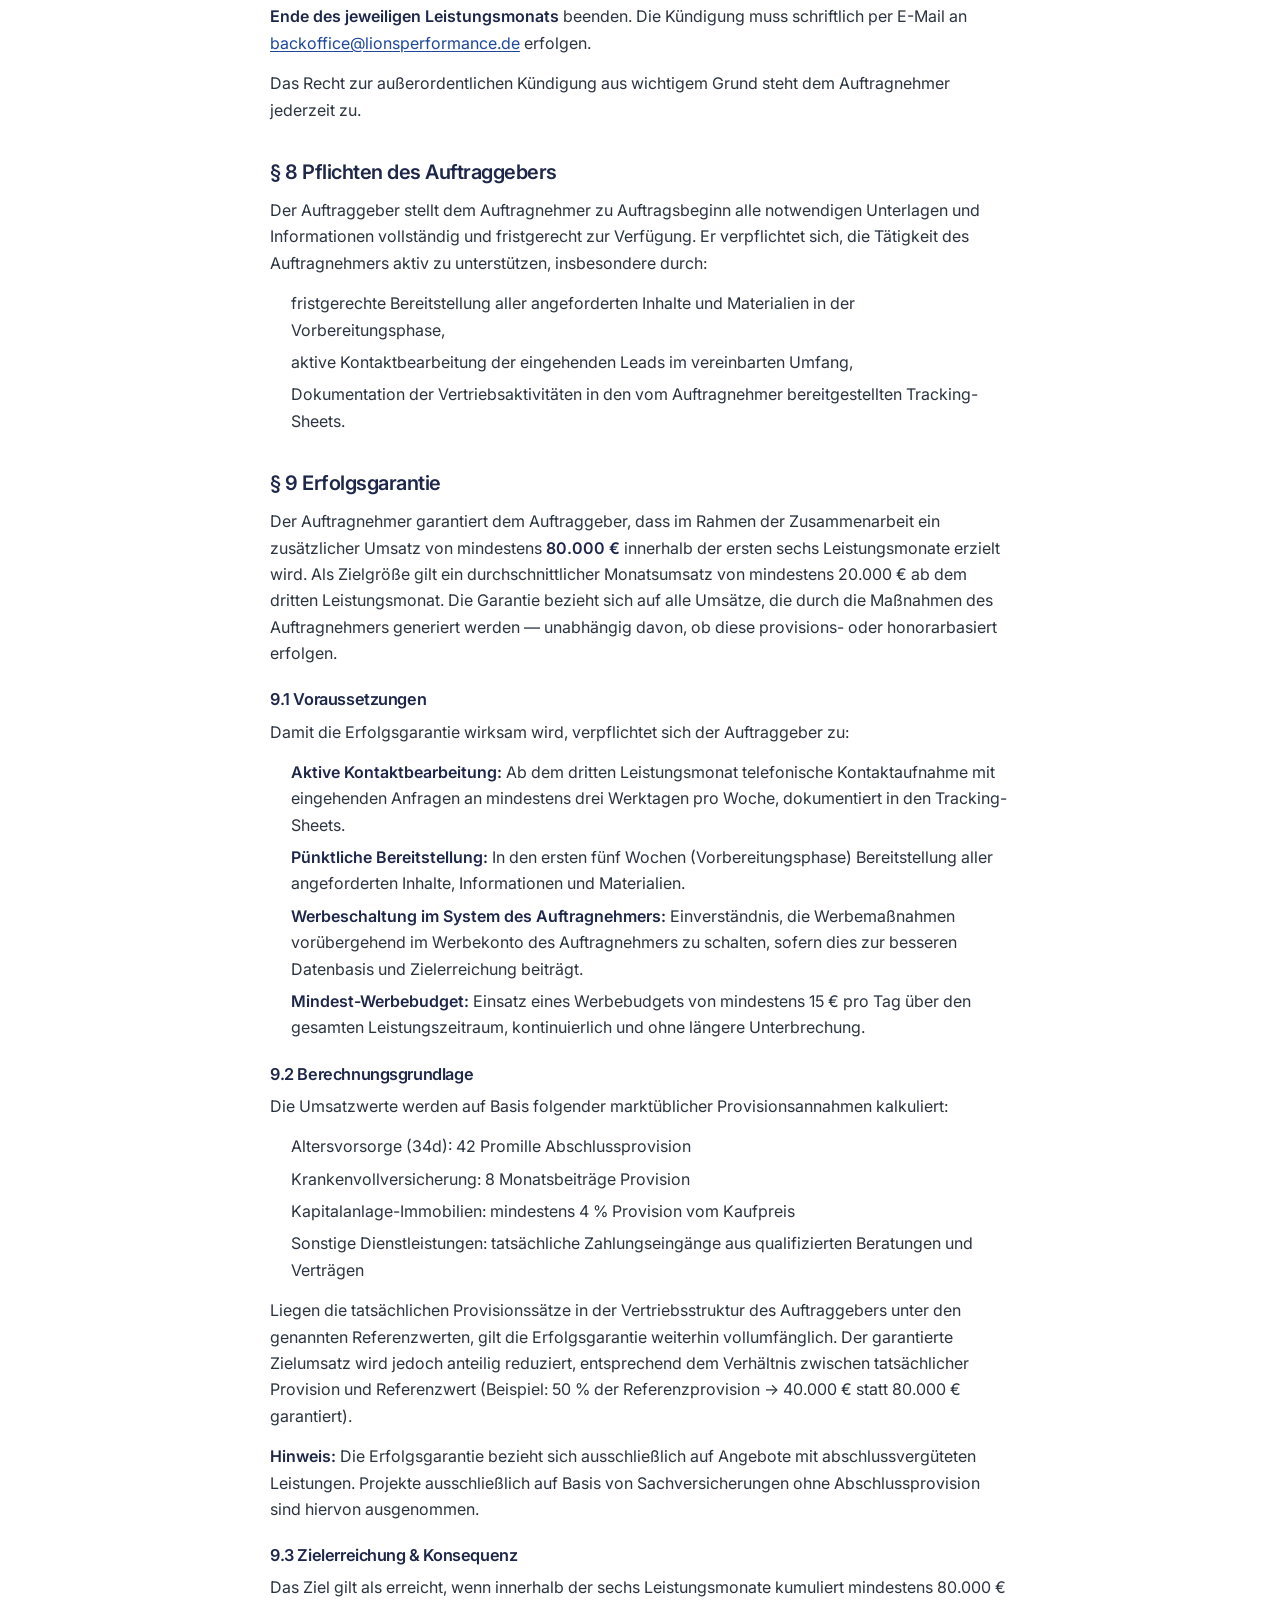
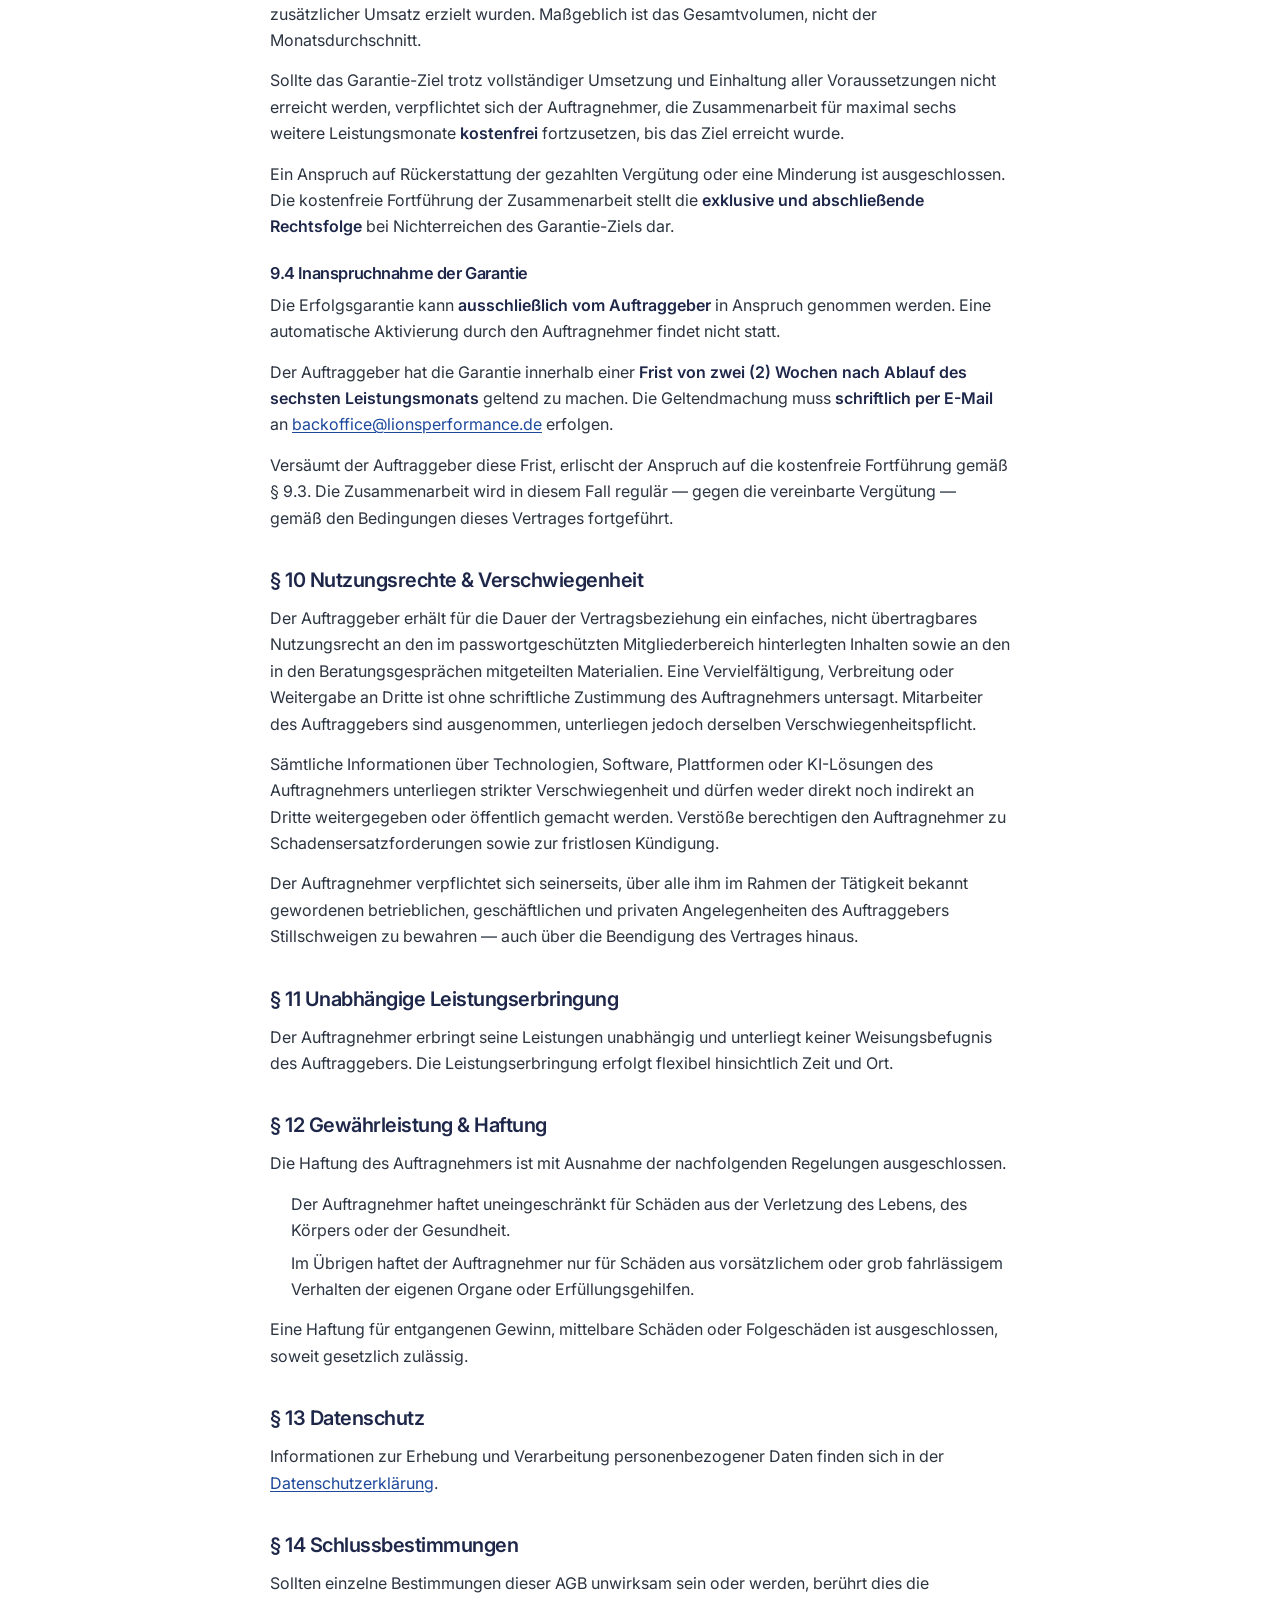
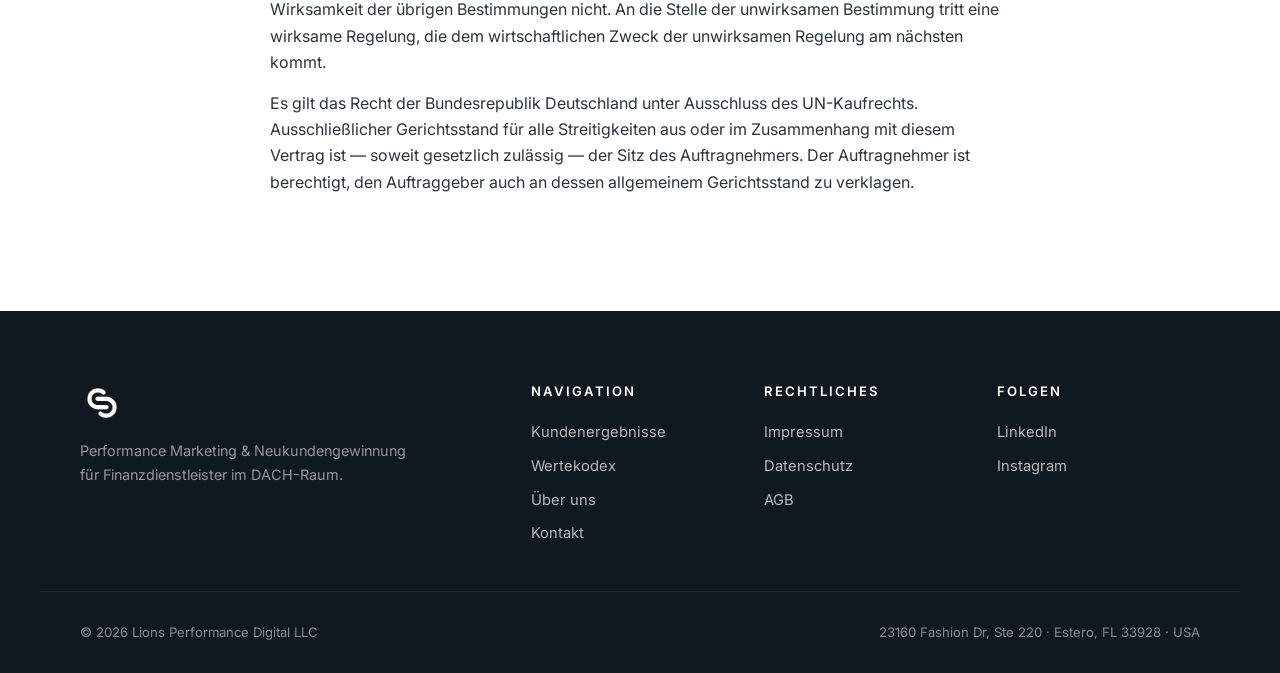
<file: agb.html>
<!DOCTYPE html>
<html lang="de">
<head>
    <meta charset="UTF-8" />
    <meta name="viewport" content="width=device-width, initial-scale=1.0" />
    <meta name="description" content="Allgemeine Geschäftsbedingungen (AGB) der LIONS PERFORMANCE DIGITAL LLC für Lead-Generierung und Performance Marketing im Finanzvertrieb." />
    <meta name="robots" content="noindex, follow" />
    <title>AGB – Lions Performance</title>

    <link rel="icon" type="image/png" href="logofarbig.png" />
    <link rel="apple-touch-icon" href="logofarbig.png" />

    <link rel="preconnect" href="https://fonts.googleapis.com" />
    <link rel="preconnect" href="https://fonts.gstatic.com" crossorigin />
    <link href="https://fonts.googleapis.com/css2?family=Inter:wght@300;400;500;600;700;800&display=swap" rel="stylesheet" />

    <link rel="stylesheet" href="styles.css" />
</head>
<body>

<header class="nav" id="nav">
    <div class="container nav__inner">
        <a href="index.html#top" class="nav__brand" aria-label="Lions Performance Startseite">
            <img src="logofarbig.png" alt="Lions Performance" class="brand-logo" />
        </a>

        <nav class="nav__menu" aria-label="Hauptnavigation">
            <a href="index.html#ergebnisse">Kundenergebnisse</a>
            <a href="index.html#werte">Wertekodex</a>
            <a href="index.html#ueber-uns">Über uns</a>
            <a href="index.html#kontakt">Kontakt</a>
        </nav>

        <div class="nav__actions">
            <a href="index.html#kontakt" class="btn btn--primary btn--sm">Kostenloses Erstgespräch</a>
            <button class="nav__toggle" aria-label="Menü öffnen" aria-expanded="false" id="navToggle">
                <span></span><span></span><span></span>
            </button>
        </div>
    </div>

    <div class="nav__mobile" id="navMobile" hidden>
        <a href="index.html#ergebnisse">Kundenergebnisse</a>
        <a href="index.html#werte">Wertekodex</a>
        <a href="index.html#ueber-uns">Über uns</a>
        <a href="index.html#kontakt">Kontakt</a>
        <a href="index.html#kontakt" class="btn btn--primary">Kostenloses Erstgespräch</a>
    </div>
</header>

<main id="top">

<section class="page-header">
    <div class="container">
        <a href="index.html" class="page-header__back">← Zurück zur Startseite</a>
        <span class="eyebrow">Rechtliches</span>
        <h1>Allgemeine Geschäftsbedingungen</h1>
        <p>Geltend für sämtliche Leistungen der LIONS PERFORMANCE DIGITAL LLC.</p>
        <p><strong>Stand: 16.05.2026</strong></p>
    </div>
</section>

<section class="legal">
    <div class="container legal__container">

        <h2>§ 1 Geltungsbereich &amp; Vertragspartner</h2>
        <p>
            Diese Allgemeinen Geschäftsbedingungen (nachfolgend &bdquo;AGB&ldquo;) gelten für alle
            Leistungen, die von der
        </p>
        <p>
            <strong>LIONS PERFORMANCE DIGITAL LLC</strong><br />
            23160 Fashion Dr, Ste 220, Estero, FL 33928, USA<br />
            (nachfolgend &bdquo;Auftragnehmer&ldquo;)
        </p>
        <p>
            gegenüber ihren Kunden (nachfolgend &bdquo;Auftraggeber&ldquo;) erbracht werden. Die AGB
            gelten ausschließlich gegenüber Unternehmern im Sinne von § 14 BGB. Verbraucher im
            Sinne von § 13 BGB sind nicht Adressat des Angebots. Mit der Buchung einer Leistung
            akzeptiert der Auftraggeber diese AGB in der zum Zeitpunkt der Bestellung gültigen
            Fassung.
        </p>

        <h2>§ 2 Vertragsschluss, Onboarding &amp; Starttermin</h2>
        <p>
            Der Vertrag kommt zustande, sobald der Auftraggeber im Online-Bestellprozess (Checkout)
            sein Angebot zur Buchung einer Leistung abgibt und der Auftragnehmer dieses Angebot
            annimmt &mdash; spätestens jedoch mit Zugang einer Buchungsbestätigung per E-Mail.
        </p>
        <p>
            Im Anschluss an die Buchung wird gemeinsam ein <strong>Onboarding-Termin</strong>
            vereinbart. Im Onboarding werden die individuelle Strategie, das Setup und alle
            relevanten Parameter der Zusammenarbeit besprochen.
        </p>
        <p>
            Der <strong>Starttermin</strong> der Leistungserbringung beginnt mit dem
            Onboarding-Termin. Ab diesem Tag läuft der <strong>erste Leistungsmonat</strong>.
        </p>

        <h2>§ 3 Vertragsgegenstand &amp; Leistungsumfang</h2>
        <p>
            Der Auftragnehmer bietet umfassende Dienstleistungen zur Anbindung an bestehende,
            erfolgreich getestete Marketingprojekte im Bereich Finanzdienstleistungen, Vertrieb und
            Kundengewinnung an. Ziel der Zusammenarbeit ist es, dass der Auftraggeber dem
            Auftragnehmer ein von ihm frei gewähltes monatliches Werbebudget zur Verfügung stellt,
            welches der Auftragnehmer in bereits entwickelte, praxiserprobte Lead-Kampagnen
            investiert. Daraus werden qualifizierte Interessenten (Leads) generiert und dem
            Auftraggeber in Echtzeit zur Verfügung gestellt.
        </p>

        <h3 class="legal__sub">3.1 Anbindung an bestehende Marketingprojekte</h3>
        <ul>
            <li>Anbindung an ein validiertes Marketing-Setup zur Gewinnung qualifizierter Anfragen.</li>
            <li>Berücksichtigung der fachlichen Ausrichtung und Philosophie des Auftraggebers zur glaubwürdigen Integration.</li>
            <li>Bereitstellung qualifizierter Leads in Echtzeit über ein zentrales CRM-System oder per E-Mail.</li>
        </ul>

        <h3 class="legal__sub">3.2 Markenintegration &amp; Positionierung</h3>
        <ul>
            <li>Visuelle und textliche Einbindung des Auftraggebers in das übergeordnete Markenkonzept.</li>
            <li>Gemeinsame Definition des Expertenprofils, ggf. mit Logo, Bildwelt und Texten.</li>
            <li>Einheitlicher, professioneller Außenauftritt innerhalb des Projektrahmens.</li>
        </ul>

        <h3 class="legal__sub">3.3 Vollständiges Vertriebssystem</h3>
        <ul>
            <li>Strukturierter Ablauf für Erst- und Zweitgespräch.</li>
            <li>Verkaufsskripte zur sicheren Gesprächsführung.</li>
            <li>Präsentationsfolien für den Videocall.</li>
            <li>Technische Empfehlungen für Videocalls und Telefonie.</li>
        </ul>

        <h3 class="legal__sub">3.4 Performance Advertising</h3>
        <p>
            Der Auftragnehmer übernimmt 100 % der operativen Umsetzung &mdash; vollständige
            Erstellung, Steuerung und Optimierung der Marketing-Kampagnen, ausdrücklich inklusive
            Produktion und Bereitstellung aller Werbemittel (Videos für Meta/TikTok, Anzeigen für
            Google) sowie des gesamten technischen Setups.
        </p>

        <h3 class="legal__sub">3.5 Persönliche Betreuung &amp; Support</h3>
        <ul>
            <li>Fester Ansprechpartner für Strategie, Performance und operative Rückfragen.</li>
            <li>Wöchentliche Rücksprache zur Optimierung von Vertriebsprozessen und Marketinganbindung.</li>
            <li>Optional: 1:1-Zoom-Calls nach individueller Absprache.</li>
        </ul>

        <h3 class="legal__sub">3.6 Zugang zur Lions Performance Masterclass</h3>
        <p>
            Zugriff auf über 100 Stunden Videomaterial in den Bereichen Steuern &amp;
            Buchhaltung, Verkauf &amp; Vertrieb, Unternehmerisches Denken &amp; Mindset sowie
            Marketing &amp; Sichtbarkeit.
        </p>

        <h2>§ 4 Lead-Exklusivität</h2>
        <p>
            Sämtliche an den Auftraggeber übermittelten Leads sind <strong>exklusiv</strong>: Jeder
            qualifizierte Interessent wird ausschließlich einmalig an einen einzigen Auftraggeber
            vergeben. Eine Mehrfachvergabe desselben Leads an andere Kunden oder Dritte findet zu
            keinem Zeitpunkt statt.
        </p>

        <h2>§ 5 Werbebudget</h2>

        <h3 class="legal__sub">5.1 Bereitstellung &amp; Höhe</h3>
        <p>
            Das vom Auftraggeber bereitgestellte Werbebudget ist von der Vergütung des
            Auftragnehmers strikt getrennt und wird ausschließlich in die Schaltung der
            Werbekampagnen investiert. Der Auftraggeber legt die Höhe des monatlichen Werbebudgets
            selbst fest. Empfehlungen zur sinnvollen Mindesthöhe werden im Onboarding gemeinsam
            besprochen.
        </p>

        <h3 class="legal__sub">5.2 Entscheidungsfreiheit des Auftraggebers</h3>
        <p>
            Der Auftraggeber kann jederzeit entscheiden, sein Werbebudget nicht weiter einzusetzen.
            Sobald jedoch der erste Tag einer Werbekampagne begonnen hat, gilt die Kampagne aus
            buchhalterischen und administrativen Gründen als verbindlich scharf geschaltet.
        </p>

        <h3 class="legal__sub">5.3 Verbindlichkeit der Budget-Rechnung</h3>
        <p>
            Sobald der Auftraggeber sich für ein bestimmtes Werbebudget entscheidet und die
            Rechnung für dieses Budget anfordert, ist er zur Zahlung dieser Rechnung verpflichtet
            &mdash; <strong>unabhängig von einer eventuellen Kündigung der Zusammenarbeit</strong>.
            Eine Rückerstattung des Werbebudgets für den laufenden Leistungsmonat ist
            ausgeschlossen.
        </p>

        <h3 class="legal__sub">5.4 Mindest-Schaltdauer von 30 Tagen</h3>
        <p>
            Sobald die Werbung scharf geschaltet wurde, läuft die Kampagne stets über die nächsten
            <strong>30 Tage</strong> kontinuierlich weiter &mdash; entsprechend werden in diesem
            Zeitraum Leads zugeteilt. Eine vorzeitige Beendigung der laufenden 30-Tage-Periode ist
            ausgeschlossen.
        </p>

        <h3 class="legal__sub">5.5 Weiterverwaltung nach Vertragsende</h3>
        <p>
            Sollte zum Zeitpunkt der offiziellen Vertragsbeendigung noch Werbebudget vorhanden
            sein, wird dieses mit derselben Sorgfalt akkurat bis zum letzten Tag der vollständigen
            Investition weiterverwaltet &mdash; auch über das offizielle Vertragsende hinaus.
        </p>

        <h3 class="legal__sub">5.6 Zugriff &amp; Support nach Vertragsende</h3>
        <p>
            Der Auftraggeber behält sämtlichen Zugriff auf alle Systeme sowie auf den Support
            auch über das offizielle Vertragsende hinaus &mdash; solange noch Werbebudget oder
            laufende Kampagnen verwaltet werden.
        </p>

        <h2>§ 6 Vergütung &amp; Zahlungsbedingungen</h2>
        <p>
            Die Höhe der Vergütung ergibt sich aus dem im Online-Bestellprozess gewählten Tarif und
            wird dem Auftraggeber im Checkout sowie in der Buchungsbestätigung verbindlich
            ausgewiesen. Es fällt keine separate Setup-Gebühr an.
        </p>
        <p>
            Die Vergütung ist am 10. Tag nach Beginn des ersten Leistungsmonats und im Anschluss an
            jedem 10. Tag des laufenden Leistungsmonats fällig.
        </p>
        <p>
            Da der Auftragnehmer seinen Sitz in den USA hat, erfolgt die Abrechnung im Wege des
            <strong>Reverse-Charge-Verfahrens nach § 13b Abs. 1 UStG</strong>. Der Auftraggeber ist
            als Leistungsempfänger Steuerschuldner der Umsatzsteuer und verpflichtet sich, diese in
            seinem Land (z. B. Deutschland) anzumelden und abzuführen.
        </p>

        <h3 class="legal__sub">6.1 Fälligkeit &amp; Verbindlichkeit</h3>
        <p>
            Rechnungen sind, sofern nicht anders vereinbart, 5 Tage nach Rechnungsstellung ohne
            Abzug fällig. Die Zahlung erfolgt durch Überweisung auf das vom Auftragnehmer
            angegebene Konto oder über das im Checkout integrierte Zahlungssystem.
        </p>
        <p>
            Mit Stellung der Rechnung entsteht ein verbindlicher Zahlungsanspruch des Auftragnehmers
            gegen den Auftraggeber. Dieser Anspruch besteht unabhängig davon, ob die zugrundeliegende
            Werbekampagne zum Zeitpunkt der Rechnungsstellung bereits geschaltet wurde oder erst
            nach Zahlungseingang geschaltet wird. Eine nachträgliche Stornierung der Rechnung oder
            Reduktion des Werbebudgets nach Rechnungsstellung ist ausgeschlossen.
        </p>

        <h3 class="legal__sub">6.2 Verzug &amp; Pausierung der Leistung</h3>
        <p>
            Gerät der Auftraggeber mit der Zahlung in Verzug, ist der Auftragnehmer berechtigt:
        </p>
        <ul>
            <li>(a) die Leistungserbringung &mdash; insbesondere die Bereitstellung weiterer Leads sowie das Schalten neuer Werbekampagnen &mdash; ab dem ersten Tag des Zahlungsverzugs ohne weitere Ankündigung auszusetzen;</li>
            <li>(b) Verzugszinsen in gesetzlicher Höhe (§ 288 BGB) zu berechnen;</li>
            <li>(c) eine Mahnpauschale von 40 € pro Mahnung gemäß § 288 Abs. 5 BGB zu erheben;</li>
            <li>(d) sämtliche Kosten der außergerichtlichen und gerichtlichen Rechtsverfolgung in Rechnung zu stellen.</li>
        </ul>
        <p>
            Die Pausierung der Leistung gemäß lit. (a) entbindet den Auftraggeber nicht von seiner
            Zahlungsverpflichtung. Sämtliche bereits in Rechnung gestellten Beträge bleiben in voller
            Höhe geschuldet.
        </p>

        <h3 class="legal__sub">6.3 Inkasso &amp; Bonitätsauskunft</h3>
        <p>
            Kommt der Auftraggeber seiner Zahlungsverpflichtung auch nach erfolgloser Mahnung nicht
            nach, ist der Auftragnehmer berechtigt, die Forderung an Inkassodienstleister
            (z. B. Creditreform) zu übergeben und einen entsprechenden Forderungseintrag in
            Wirtschaftsauskunfteien (z. B. SCHUFA, Creditreform-Datenbank) zu veranlassen. Sämtliche
            hierdurch entstehenden Kosten trägt der Auftraggeber.
        </p>

        <h2>§ 7 Vertragslaufzeit &amp; monatliche Kündigung</h2>
        <p>
            Die Zusammenarbeit beginnt mit dem <strong>Onboarding-Termin</strong>. Mit diesem Tag
            startet der erste Leistungsmonat. Es besteht <strong>keine Mindestlaufzeit</strong> &mdash;
            der Vertrag läuft auf unbestimmte Zeit.
        </p>
        <p>
            Der Auftraggeber kann den Vertrag <strong>monatlich</strong> unter Einhaltung einer
            Frist von <strong>drei Werktagen zum Ende des jeweiligen Leistungsmonats</strong>
            beenden. Die Kündigung muss schriftlich per E-Mail an
            <a href="mailto:backoffice@lionsperformance.de">backoffice@lionsperformance.de</a>
            erfolgen.
        </p>
        <p>
            Das Recht zur außerordentlichen Kündigung aus wichtigem Grund steht dem Auftragnehmer
            jederzeit zu.
        </p>

        <h2>§ 8 Pflichten des Auftraggebers</h2>
        <p>
            Der Auftraggeber stellt dem Auftragnehmer zu Auftragsbeginn alle notwendigen Unterlagen
            und Informationen vollständig und fristgerecht zur Verfügung. Er verpflichtet sich, die
            Tätigkeit des Auftragnehmers aktiv zu unterstützen, insbesondere durch:
        </p>
        <ul>
            <li>fristgerechte Bereitstellung aller angeforderten Inhalte und Materialien in der Vorbereitungsphase,</li>
            <li>aktive Kontaktbearbeitung der eingehenden Leads im vereinbarten Umfang,</li>
            <li>Dokumentation der Vertriebsaktivitäten in den vom Auftragnehmer bereitgestellten Tracking-Sheets.</li>
        </ul>

        <h2>§ 9 Erfolgsgarantie</h2>
        <p>
            Der Auftragnehmer garantiert dem Auftraggeber, dass im Rahmen der Zusammenarbeit ein
            zusätzlicher Umsatz von mindestens <strong>80.000 €</strong> innerhalb der ersten
            sechs Leistungsmonate erzielt wird. Als Zielgröße gilt ein durchschnittlicher
            Monatsumsatz von mindestens 20.000 € ab dem dritten Leistungsmonat. Die Garantie
            bezieht sich auf alle Umsätze, die durch die Maßnahmen des Auftragnehmers generiert
            werden &mdash; unabhängig davon, ob diese provisions- oder honorarbasiert erfolgen.
        </p>

        <h3 class="legal__sub">9.1 Voraussetzungen</h3>
        <p>Damit die Erfolgsgarantie wirksam wird, verpflichtet sich der Auftraggeber zu:</p>
        <ul>
            <li><strong>Aktive Kontaktbearbeitung:</strong> Ab dem dritten Leistungsmonat telefonische Kontaktaufnahme mit eingehenden Anfragen an mindestens drei Werktagen pro Woche, dokumentiert in den Tracking-Sheets.</li>
            <li><strong>Pünktliche Bereitstellung:</strong> In den ersten fünf Wochen (Vorbereitungsphase) Bereitstellung aller angeforderten Inhalte, Informationen und Materialien.</li>
            <li><strong>Werbeschaltung im System des Auftragnehmers:</strong> Einverständnis, die Werbemaßnahmen vorübergehend im Werbekonto des Auftragnehmers zu schalten, sofern dies zur besseren Datenbasis und Zielerreichung beiträgt.</li>
            <li><strong>Mindest-Werbebudget:</strong> Einsatz eines Werbebudgets von mindestens 15 € pro Tag über den gesamten Leistungszeitraum, kontinuierlich und ohne längere Unterbrechung.</li>
        </ul>

        <h3 class="legal__sub">9.2 Berechnungsgrundlage</h3>
        <p>Die Umsatzwerte werden auf Basis folgender marktüblicher Provisionsannahmen kalkuliert:</p>
        <ul>
            <li>Altersvorsorge (34d): 42 Promille Abschlussprovision</li>
            <li>Krankenvollversicherung: 8 Monatsbeiträge Provision</li>
            <li>Kapitalanlage-Immobilien: mindestens 4 % Provision vom Kaufpreis</li>
            <li>Sonstige Dienstleistungen: tatsächliche Zahlungseingänge aus qualifizierten Beratungen und Verträgen</li>
        </ul>
        <p>
            Liegen die tatsächlichen Provisionssätze in der Vertriebsstruktur des Auftraggebers
            unter den genannten Referenzwerten, gilt die Erfolgsgarantie weiterhin vollumfänglich.
            Der garantierte Zielumsatz wird jedoch anteilig reduziert, entsprechend dem Verhältnis
            zwischen tatsächlicher Provision und Referenzwert (Beispiel: 50 % der Referenzprovision
            → 40.000 € statt 80.000 € garantiert).
        </p>
        <p>
            <strong>Hinweis:</strong> Die Erfolgsgarantie bezieht sich ausschließlich auf Angebote
            mit abschlussvergüteten Leistungen. Projekte ausschließlich auf Basis von
            Sachversicherungen ohne Abschlussprovision sind hiervon ausgenommen.
        </p>

        <h3 class="legal__sub">9.3 Zielerreichung &amp; Konsequenz</h3>
        <p>
            Das Ziel gilt als erreicht, wenn innerhalb der sechs Leistungsmonate kumuliert
            mindestens 80.000 € zusätzlicher Umsatz erzielt wurden. Maßgeblich ist das
            Gesamtvolumen, nicht der Monatsdurchschnitt.
        </p>
        <p>
            Sollte das Garantie-Ziel trotz vollständiger Umsetzung und Einhaltung aller
            Voraussetzungen nicht erreicht werden, verpflichtet sich der Auftragnehmer, die
            Zusammenarbeit für maximal sechs weitere Leistungsmonate <strong>kostenfrei</strong>
            fortzusetzen, bis das Ziel erreicht wurde.
        </p>
        <p>
            Ein Anspruch auf Rückerstattung der gezahlten Vergütung oder eine Minderung ist
            ausgeschlossen. Die kostenfreie Fortführung der Zusammenarbeit stellt die
            <strong>exklusive und abschließende Rechtsfolge</strong> bei Nichterreichen des
            Garantie-Ziels dar.
        </p>

        <h3 class="legal__sub">9.4 Inanspruchnahme der Garantie</h3>
        <p>
            Die Erfolgsgarantie kann <strong>ausschließlich vom Auftraggeber</strong> in Anspruch
            genommen werden. Eine automatische Aktivierung durch den Auftragnehmer findet nicht
            statt.
        </p>
        <p>
            Der Auftraggeber hat die Garantie innerhalb einer <strong>Frist von zwei (2) Wochen
            nach Ablauf des sechsten Leistungsmonats</strong> geltend zu machen. Die
            Geltendmachung muss <strong>schriftlich per E-Mail</strong> an
            <a href="mailto:backoffice@lionsperformance.de">backoffice@lionsperformance.de</a>
            erfolgen.
        </p>
        <p>
            Versäumt der Auftraggeber diese Frist, erlischt der Anspruch auf die kostenfreie
            Fortführung gemäß § 9.3. Die Zusammenarbeit wird in diesem Fall regulär &mdash; gegen
            die vereinbarte Vergütung &mdash; gemäß den Bedingungen dieses Vertrages fortgeführt.
        </p>

        <h2>§ 10 Nutzungsrechte &amp; Verschwiegenheit</h2>
        <p>
            Der Auftraggeber erhält für die Dauer der Vertragsbeziehung ein einfaches, nicht
            übertragbares Nutzungsrecht an den im passwortgeschützten Mitgliederbereich hinterlegten
            Inhalten sowie an den in den Beratungsgesprächen mitgeteilten Materialien. Eine
            Vervielfältigung, Verbreitung oder Weitergabe an Dritte ist ohne schriftliche Zustimmung
            des Auftragnehmers untersagt. Mitarbeiter des Auftraggebers sind ausgenommen, unterliegen
            jedoch derselben Verschwiegenheitspflicht.
        </p>
        <p>
            Sämtliche Informationen über Technologien, Software, Plattformen oder KI-Lösungen des
            Auftragnehmers unterliegen strikter Verschwiegenheit und dürfen weder direkt noch
            indirekt an Dritte weitergegeben oder öffentlich gemacht werden. Verstöße berechtigen
            den Auftragnehmer zu Schadensersatzforderungen sowie zur fristlosen Kündigung.
        </p>
        <p>
            Der Auftragnehmer verpflichtet sich seinerseits, über alle ihm im Rahmen der Tätigkeit
            bekannt gewordenen betrieblichen, geschäftlichen und privaten Angelegenheiten des
            Auftraggebers Stillschweigen zu bewahren &mdash; auch über die Beendigung des Vertrages
            hinaus.
        </p>

        <h2>§ 11 Unabhängige Leistungserbringung</h2>
        <p>
            Der Auftragnehmer erbringt seine Leistungen unabhängig und unterliegt keiner
            Weisungsbefugnis des Auftraggebers. Die Leistungserbringung erfolgt flexibel
            hinsichtlich Zeit und Ort.
        </p>

        <h2>§ 12 Gewährleistung &amp; Haftung</h2>
        <p>
            Die Haftung des Auftragnehmers ist mit Ausnahme der nachfolgenden Regelungen
            ausgeschlossen.
        </p>
        <ul>
            <li>Der Auftragnehmer haftet uneingeschränkt für Schäden aus der Verletzung des Lebens, des Körpers oder der Gesundheit.</li>
            <li>Im Übrigen haftet der Auftragnehmer nur für Schäden aus vorsätzlichem oder grob fahrlässigem Verhalten der eigenen Organe oder Erfüllungsgehilfen.</li>
        </ul>
        <p>
            Eine Haftung für entgangenen Gewinn, mittelbare Schäden oder Folgeschäden ist
            ausgeschlossen, soweit gesetzlich zulässig.
        </p>

        <h2>§ 13 Datenschutz</h2>
        <p>
            Informationen zur Erhebung und Verarbeitung personenbezogener Daten finden sich in der
            <a href="datenschutz.html">Datenschutzerklärung</a>.
        </p>

        <h2>§ 14 Schlussbestimmungen</h2>
        <p>
            Sollten einzelne Bestimmungen dieser AGB unwirksam sein oder werden, berührt dies die
            Wirksamkeit der übrigen Bestimmungen nicht. An die Stelle der unwirksamen Bestimmung
            tritt eine wirksame Regelung, die dem wirtschaftlichen Zweck der unwirksamen Regelung
            am nächsten kommt.
        </p>
        <p>
            Es gilt das Recht der Bundesrepublik Deutschland unter Ausschluss des
            UN-Kaufrechts. Ausschließlicher Gerichtsstand für alle Streitigkeiten aus oder im
            Zusammenhang mit diesem Vertrag ist &mdash; soweit gesetzlich zulässig &mdash; der Sitz
            des Auftragnehmers. Der Auftragnehmer ist berechtigt, den Auftraggeber auch an dessen
            allgemeinem Gerichtsstand zu verklagen.
        </p>

    </div>
</section>

</main>

<footer class="footer">
    <div class="container footer__inner">
        <div class="footer__brand">
            <img src="logoweiß.png" alt="Lions Performance" class="brand-logo brand-logo--footer" />
            <p>Performance Marketing &amp; Neukundengewinnung für Finanzdienstleister im DACH-Raum.</p>
        </div>

        <div class="footer__cols">
            <div>
                <h4>Navigation</h4>
                <a href="index.html#ergebnisse">Kundenergebnisse</a>
                <a href="index.html#werte">Wertekodex</a>
                <a href="index.html#ueber-uns">Über uns</a>
                <a href="index.html#kontakt">Kontakt</a>
            </div>
            <div>
                <h4>Rechtliches</h4>
                <a href="impressum.html">Impressum</a>
                <a href="datenschutz.html">Datenschutz</a>
                <a href="agb.html">AGB</a>
            </div>
            <div>
                <h4>Folgen</h4>
                <a href="https://www.linkedin.com/in/stefan-michalea-0977321a4/" target="_blank" rel="noopener">LinkedIn</a>
                <a href="https://www.instagram.com/stefan.michalea_/" target="_blank" rel="noopener">Instagram</a>
            </div>
        </div>
    </div>

    <div class="container footer__bottom">
        <span>© <span id="year"></span> Lions Performance Digital LLC</span>
        <span>23160 Fashion Dr, Ste 220 · Estero, FL 33928 · USA</span>
    </div>
</footer>

<script src="script.js"></script>
</body>
</html>
</file>
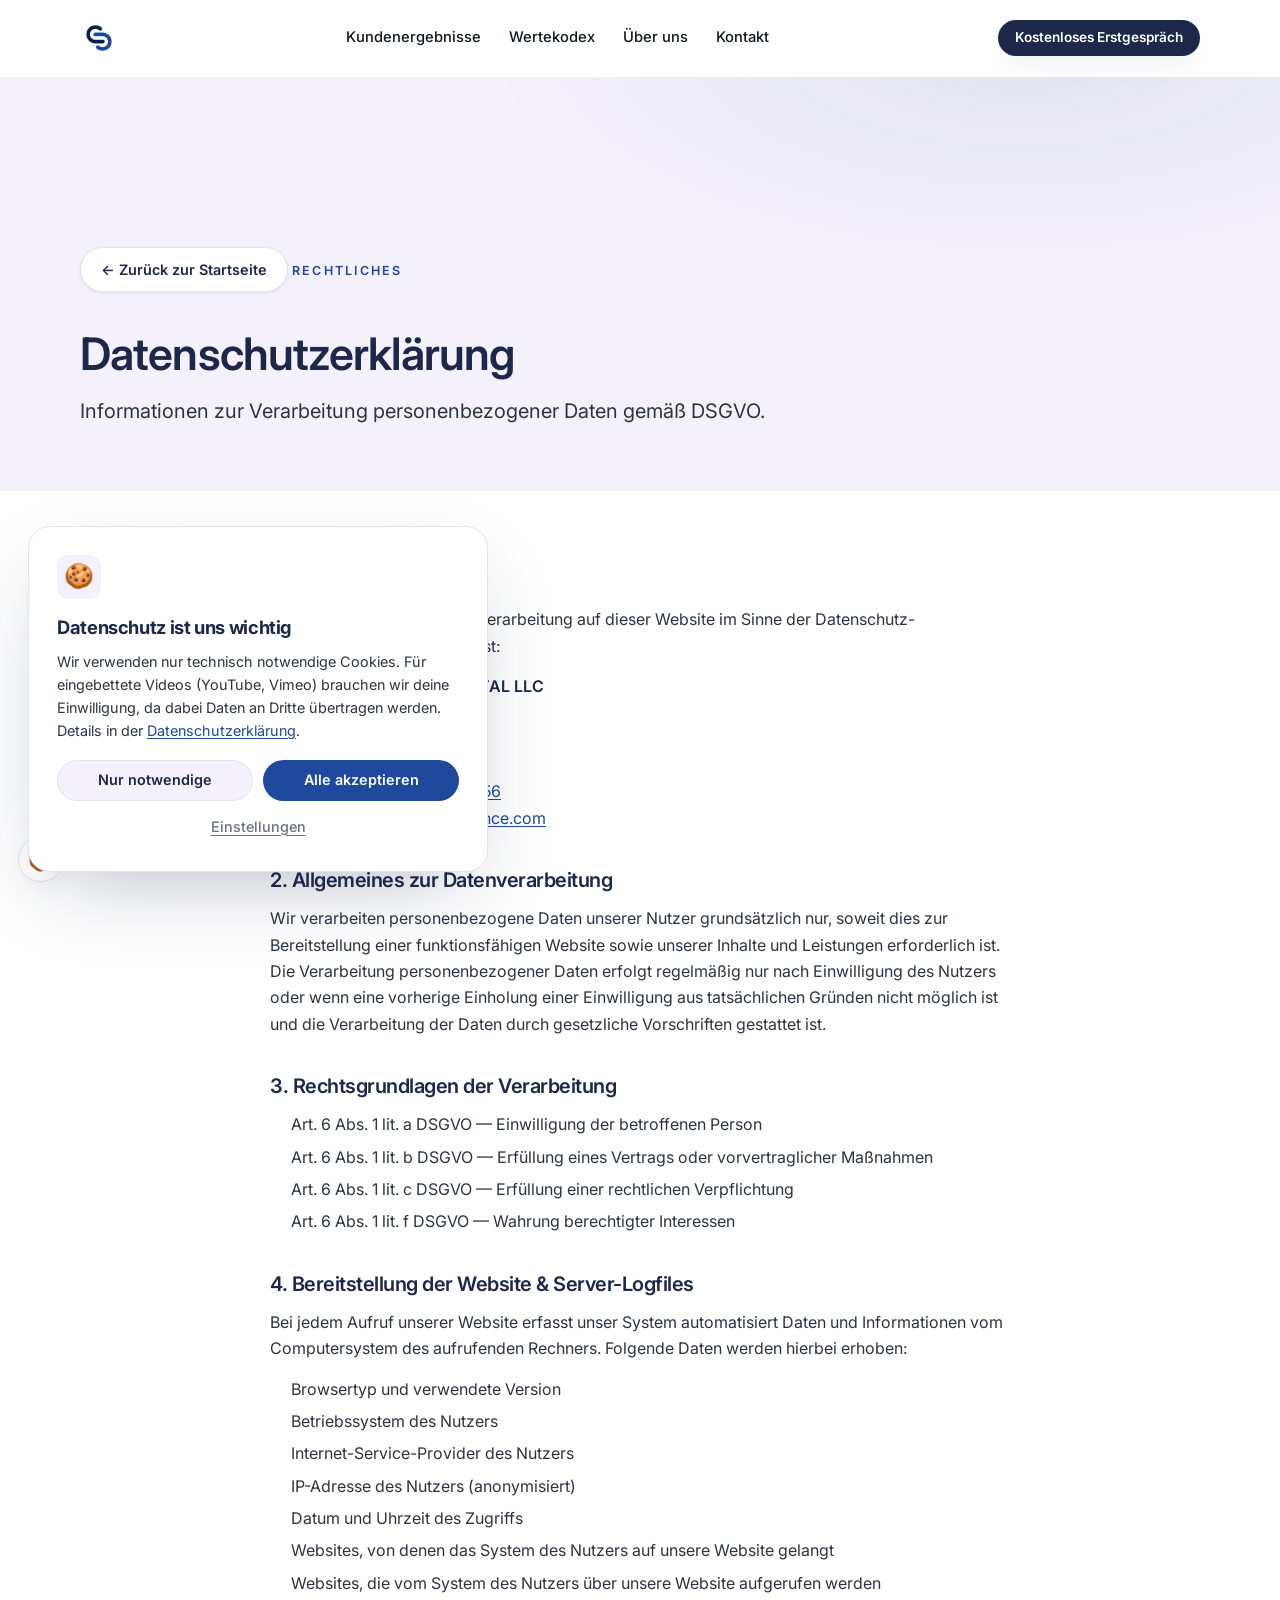
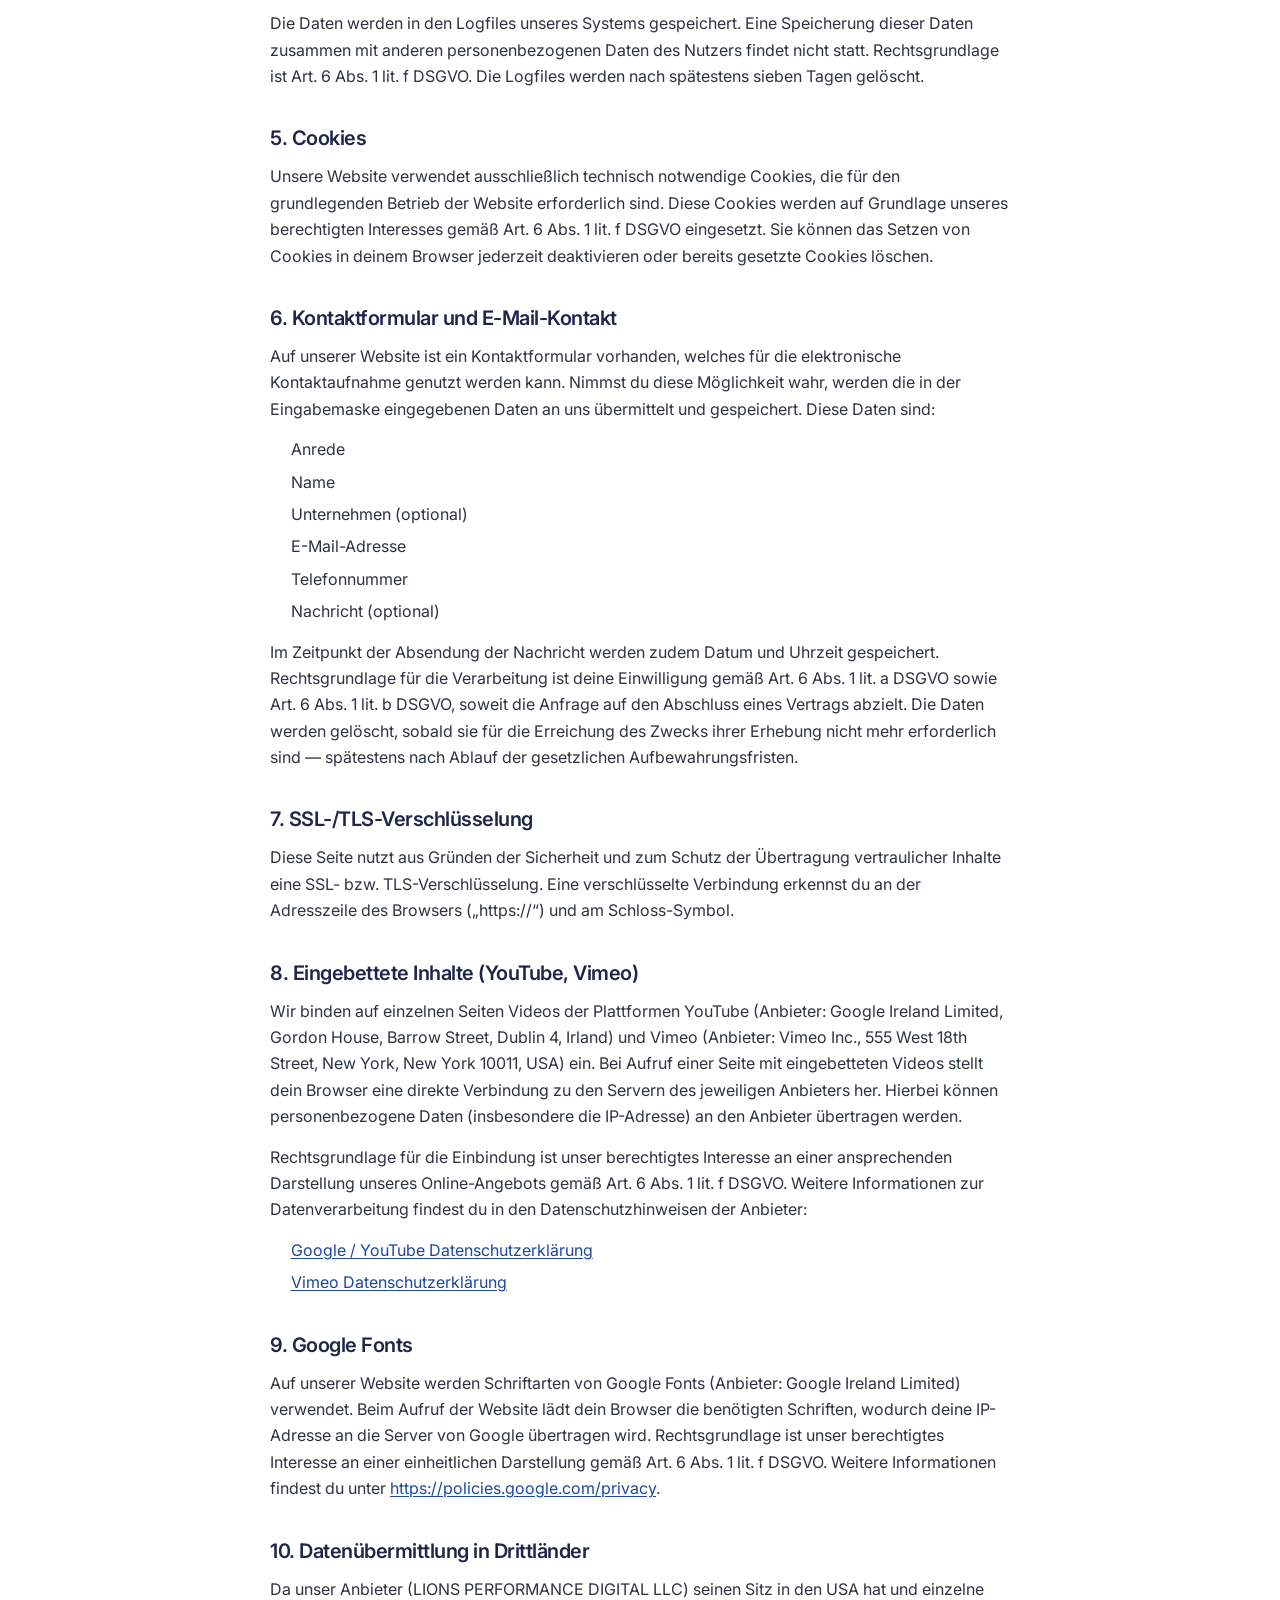
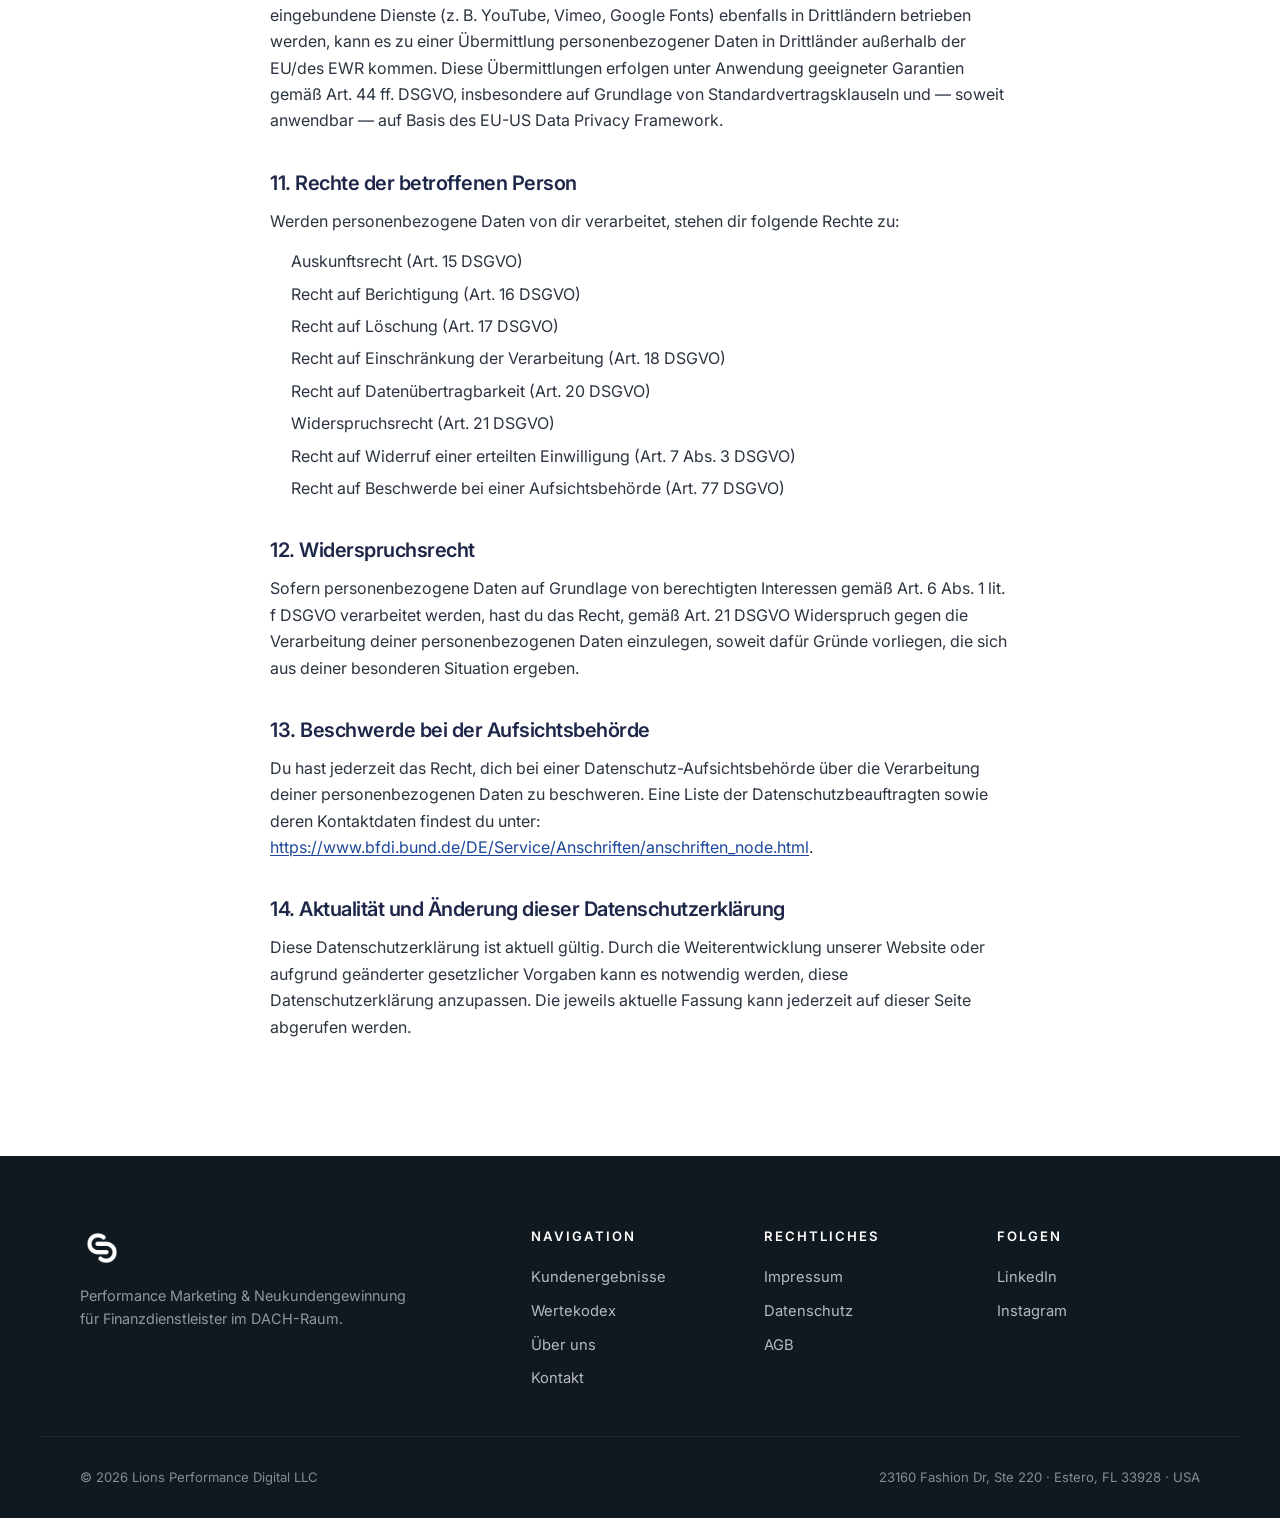
<file: datenschutz.html>
<!DOCTYPE html>
<html lang="de">
<head>
    <meta charset="UTF-8" />
    <meta name="viewport" content="width=device-width, initial-scale=1.0" />
    <meta name="description" content="Datenschutzerklärung von Lions Performance Digital LLC – Informationen zur Verarbeitung personenbezogener Daten gemäß DSGVO." />
    <meta name="robots" content="noindex, follow" />
    <title>Datenschutzerklärung – Lions Performance</title>

    <link rel="icon" type="image/png" href="logofarbig.png" />
    <link rel="apple-touch-icon" href="logofarbig.png" />

    <link rel="preconnect" href="https://fonts.googleapis.com" />
    <link rel="preconnect" href="https://fonts.gstatic.com" crossorigin />
    <link href="https://fonts.googleapis.com/css2?family=Inter:wght@300;400;500;600;700;800&display=swap" rel="stylesheet" />

    <link rel="stylesheet" href="styles.css" />
</head>
<body>

<header class="nav" id="nav">
    <div class="container nav__inner">
        <a href="index.html#top" class="nav__brand" aria-label="Lions Performance Startseite">
            <img src="logofarbig.png" alt="Lions Performance" class="brand-logo" />
        </a>

        <nav class="nav__menu" aria-label="Hauptnavigation">
            <a href="index.html#ergebnisse">Kundenergebnisse</a>
            <a href="index.html#werte">Wertekodex</a>
            <a href="index.html#ueber-uns">Über uns</a>
            <a href="index.html#kontakt">Kontakt</a>
        </nav>

        <div class="nav__actions">
            <a href="index.html#kontakt" class="btn btn--primary btn--sm">Kostenloses Erstgespräch</a>
            <button class="nav__toggle" aria-label="Menü öffnen" aria-expanded="false" id="navToggle">
                <span></span><span></span><span></span>
            </button>
        </div>
    </div>

    <div class="nav__mobile" id="navMobile" hidden>
        <a href="index.html#ergebnisse">Kundenergebnisse</a>
        <a href="index.html#werte">Wertekodex</a>
        <a href="index.html#ueber-uns">Über uns</a>
        <a href="index.html#kontakt">Kontakt</a>
        <a href="index.html#kontakt" class="btn btn--primary">Kostenloses Erstgespräch</a>
    </div>
</header>

<main id="top">

<section class="page-header">
    <div class="container">
        <a href="index.html" class="page-header__back">← Zurück zur Startseite</a>
        <span class="eyebrow">Rechtliches</span>
        <h1>Datenschutzerklärung</h1>
        <p>Informationen zur Verarbeitung personenbezogener Daten gemäß DSGVO.</p>
    </div>
</section>

<section class="legal">
    <div class="container legal__container">

        <h2>1. Verantwortlicher</h2>
        <p>
            Verantwortlich für die Datenverarbeitung auf dieser Website im Sinne der
            Datenschutz-Grundverordnung (DSGVO) ist:
        </p>
        <p>
            <strong>LIONS PERFORMANCE DIGITAL LLC</strong><br />
            Stefan Michalea<br />
            23160 Fashion Dr, Ste 220<br />
            Estero, FL 33928, USA<br />
            Telefon: <a href="tel:+4915792500856">+49 (0) 1579 2500856</a><br />
            E-Mail: <span class="email-protect" data-eu="info" data-ed="lions-performance.com"></span>
        </p>

        <h2>2. Allgemeines zur Datenverarbeitung</h2>
        <p>
            Wir verarbeiten personenbezogene Daten unserer Nutzer grundsätzlich nur, soweit dies zur
            Bereitstellung einer funktionsfähigen Website sowie unserer Inhalte und Leistungen
            erforderlich ist. Die Verarbeitung personenbezogener Daten erfolgt regelmäßig nur nach
            Einwilligung des Nutzers oder wenn eine vorherige Einholung einer Einwilligung aus
            tatsächlichen Gründen nicht möglich ist und die Verarbeitung der Daten durch
            gesetzliche Vorschriften gestattet ist.
        </p>

        <h2>3. Rechtsgrundlagen der Verarbeitung</h2>
        <ul>
            <li>Art. 6 Abs. 1 lit. a DSGVO &mdash; Einwilligung der betroffenen Person</li>
            <li>Art. 6 Abs. 1 lit. b DSGVO &mdash; Erfüllung eines Vertrags oder vorvertraglicher Maßnahmen</li>
            <li>Art. 6 Abs. 1 lit. c DSGVO &mdash; Erfüllung einer rechtlichen Verpflichtung</li>
            <li>Art. 6 Abs. 1 lit. f DSGVO &mdash; Wahrung berechtigter Interessen</li>
        </ul>

        <h2>4. Bereitstellung der Website &amp; Server-Logfiles</h2>
        <p>
            Bei jedem Aufruf unserer Website erfasst unser System automatisiert Daten und
            Informationen vom Computersystem des aufrufenden Rechners. Folgende Daten werden hierbei
            erhoben:
        </p>
        <ul>
            <li>Browsertyp und verwendete Version</li>
            <li>Betriebssystem des Nutzers</li>
            <li>Internet-Service-Provider des Nutzers</li>
            <li>IP-Adresse des Nutzers (anonymisiert)</li>
            <li>Datum und Uhrzeit des Zugriffs</li>
            <li>Websites, von denen das System des Nutzers auf unsere Website gelangt</li>
            <li>Websites, die vom System des Nutzers über unsere Website aufgerufen werden</li>
        </ul>
        <p>
            Die Daten werden in den Logfiles unseres Systems gespeichert. Eine Speicherung dieser
            Daten zusammen mit anderen personenbezogenen Daten des Nutzers findet nicht statt.
            Rechtsgrundlage ist Art. 6 Abs. 1 lit. f DSGVO. Die Logfiles werden nach spätestens
            sieben Tagen gelöscht.
        </p>

        <h2>5. Cookies</h2>
        <p>
            Unsere Website verwendet ausschließlich technisch notwendige Cookies, die für den
            grundlegenden Betrieb der Website erforderlich sind. Diese Cookies werden auf Grundlage
            unseres berechtigten Interesses gemäß Art. 6 Abs. 1 lit. f DSGVO eingesetzt. Sie können
            das Setzen von Cookies in deinem Browser jederzeit deaktivieren oder bereits gesetzte
            Cookies löschen.
        </p>

        <h2>6. Kontaktformular und E-Mail-Kontakt</h2>
        <p>
            Auf unserer Website ist ein Kontaktformular vorhanden, welches für die elektronische
            Kontaktaufnahme genutzt werden kann. Nimmst du diese Möglichkeit wahr, werden die in
            der Eingabemaske eingegebenen Daten an uns übermittelt und gespeichert. Diese Daten
            sind:
        </p>
        <ul>
            <li>Anrede</li>
            <li>Name</li>
            <li>Unternehmen (optional)</li>
            <li>E-Mail-Adresse</li>
            <li>Telefonnummer</li>
            <li>Nachricht (optional)</li>
        </ul>
        <p>
            Im Zeitpunkt der Absendung der Nachricht werden zudem Datum und Uhrzeit gespeichert.
            Rechtsgrundlage für die Verarbeitung ist deine Einwilligung gemäß Art. 6 Abs. 1 lit. a
            DSGVO sowie Art. 6 Abs. 1 lit. b DSGVO, soweit die Anfrage auf den Abschluss eines
            Vertrags abzielt. Die Daten werden gelöscht, sobald sie für die Erreichung des Zwecks
            ihrer Erhebung nicht mehr erforderlich sind &mdash; spätestens nach Ablauf der
            gesetzlichen Aufbewahrungsfristen.
        </p>

        <h2>7. SSL-/TLS-Verschlüsselung</h2>
        <p>
            Diese Seite nutzt aus Gründen der Sicherheit und zum Schutz der Übertragung
            vertraulicher Inhalte eine SSL- bzw. TLS-Verschlüsselung. Eine verschlüsselte Verbindung
            erkennst du an der Adresszeile des Browsers (&bdquo;https://&ldquo;) und am Schloss-Symbol.
        </p>

        <h2>8. Eingebettete Inhalte (YouTube, Vimeo)</h2>
        <p>
            Wir binden auf einzelnen Seiten Videos der Plattformen YouTube (Anbieter: Google
            Ireland Limited, Gordon House, Barrow Street, Dublin 4, Irland) und Vimeo (Anbieter:
            Vimeo Inc., 555 West 18th Street, New York, New York 10011, USA) ein. Bei Aufruf einer
            Seite mit eingebetteten Videos stellt dein Browser eine direkte Verbindung zu den
            Servern des jeweiligen Anbieters her. Hierbei können personenbezogene Daten
            (insbesondere die IP-Adresse) an den Anbieter übertragen werden.
        </p>
        <p>
            Rechtsgrundlage für die Einbindung ist unser berechtigtes Interesse an einer
            ansprechenden Darstellung unseres Online-Angebots gemäß Art. 6 Abs. 1 lit. f DSGVO.
            Weitere Informationen zur Datenverarbeitung findest du in den Datenschutzhinweisen der
            Anbieter:
        </p>
        <ul>
            <li><a href="https://policies.google.com/privacy" target="_blank" rel="noopener noreferrer">Google / YouTube Datenschutzerklärung</a></li>
            <li><a href="https://vimeo.com/privacy" target="_blank" rel="noopener noreferrer">Vimeo Datenschutzerklärung</a></li>
        </ul>

        <h2>9. Google Fonts</h2>
        <p>
            Auf unserer Website werden Schriftarten von Google Fonts (Anbieter: Google Ireland
            Limited) verwendet. Beim Aufruf der Website lädt dein Browser die benötigten Schriften,
            wodurch deine IP-Adresse an die Server von Google übertragen wird. Rechtsgrundlage ist
            unser berechtigtes Interesse an einer einheitlichen Darstellung gemäß Art. 6 Abs. 1
            lit. f DSGVO. Weitere Informationen findest du unter
            <a href="https://policies.google.com/privacy" target="_blank" rel="noopener noreferrer">https://policies.google.com/privacy</a>.
        </p>

        <h2>10. Datenübermittlung in Drittländer</h2>
        <p>
            Da unser Anbieter (LIONS PERFORMANCE DIGITAL LLC) seinen Sitz in den USA hat und
            einzelne eingebundene Dienste (z. B. YouTube, Vimeo, Google Fonts) ebenfalls in
            Drittländern betrieben werden, kann es zu einer Übermittlung personenbezogener Daten in
            Drittländer außerhalb der EU/des EWR kommen. Diese Übermittlungen erfolgen unter
            Anwendung geeigneter Garantien gemäß Art. 44 ff. DSGVO, insbesondere auf Grundlage von
            Standardvertragsklauseln und &mdash; soweit anwendbar &mdash; auf Basis des EU-US Data
            Privacy Framework.
        </p>

        <h2>11. Rechte der betroffenen Person</h2>
        <p>Werden personenbezogene Daten von dir verarbeitet, stehen dir folgende Rechte zu:</p>
        <ul>
            <li>Auskunftsrecht (Art. 15 DSGVO)</li>
            <li>Recht auf Berichtigung (Art. 16 DSGVO)</li>
            <li>Recht auf Löschung (Art. 17 DSGVO)</li>
            <li>Recht auf Einschränkung der Verarbeitung (Art. 18 DSGVO)</li>
            <li>Recht auf Datenübertragbarkeit (Art. 20 DSGVO)</li>
            <li>Widerspruchsrecht (Art. 21 DSGVO)</li>
            <li>Recht auf Widerruf einer erteilten Einwilligung (Art. 7 Abs. 3 DSGVO)</li>
            <li>Recht auf Beschwerde bei einer Aufsichtsbehörde (Art. 77 DSGVO)</li>
        </ul>

        <h2>12. Widerspruchsrecht</h2>
        <p>
            Sofern personenbezogene Daten auf Grundlage von berechtigten Interessen gemäß
            Art. 6 Abs. 1 lit. f DSGVO verarbeitet werden, hast du das Recht, gemäß Art. 21 DSGVO
            Widerspruch gegen die Verarbeitung deiner personenbezogenen Daten einzulegen, soweit
            dafür Gründe vorliegen, die sich aus deiner besonderen Situation ergeben.
        </p>

        <h2>13. Beschwerde bei der Aufsichtsbehörde</h2>
        <p>
            Du hast jederzeit das Recht, dich bei einer Datenschutz-Aufsichtsbehörde über die
            Verarbeitung deiner personenbezogenen Daten zu beschweren. Eine Liste der
            Datenschutzbeauftragten sowie deren Kontaktdaten findest du unter:
            <a href="https://www.bfdi.bund.de/DE/Service/Anschriften/anschriften_node.html" target="_blank" rel="noopener noreferrer">https://www.bfdi.bund.de/DE/Service/Anschriften/anschriften_node.html</a>.
        </p>

        <h2>14. Aktualität und Änderung dieser Datenschutzerklärung</h2>
        <p>
            Diese Datenschutzerklärung ist aktuell gültig. Durch die Weiterentwicklung unserer
            Website oder aufgrund geänderter gesetzlicher Vorgaben kann es notwendig werden, diese
            Datenschutzerklärung anzupassen. Die jeweils aktuelle Fassung kann jederzeit auf dieser
            Seite abgerufen werden.
        </p>

    </div>
</section>

</main>

<footer class="footer">
    <div class="container footer__inner">
        <div class="footer__brand">
            <img src="logoweiß.png" alt="Lions Performance" class="brand-logo brand-logo--footer" />
            <p>Performance Marketing &amp; Neukundengewinnung für Finanzdienstleister im DACH-Raum.</p>
        </div>

        <div class="footer__cols">
            <div>
                <h4>Navigation</h4>
                <a href="index.html#ergebnisse">Kundenergebnisse</a>
                <a href="index.html#werte">Wertekodex</a>
                <a href="index.html#ueber-uns">Über uns</a>
                <a href="index.html#kontakt">Kontakt</a>
            </div>
            <div>
                <h4>Rechtliches</h4>
                <a href="impressum.html">Impressum</a>
                <a href="datenschutz.html">Datenschutz</a>
                <a href="agb.html">AGB</a>
            </div>
            <div>
                <h4>Folgen</h4>
                <a href="https://www.linkedin.com/in/stefan-michalea-0977321a4/" target="_blank" rel="noopener">LinkedIn</a>
                <a href="https://www.instagram.com/stefan.michalea_/" target="_blank" rel="noopener">Instagram</a>
            </div>
        </div>
    </div>

    <div class="container footer__bottom">
        <span>© <span id="year"></span> Lions Performance Digital LLC</span>
        <span>23160 Fashion Dr, Ste 220 · Estero, FL 33928 · USA</span>
    </div>
</footer>

<script src="script.js"></script>
</body>
</html>
</file>
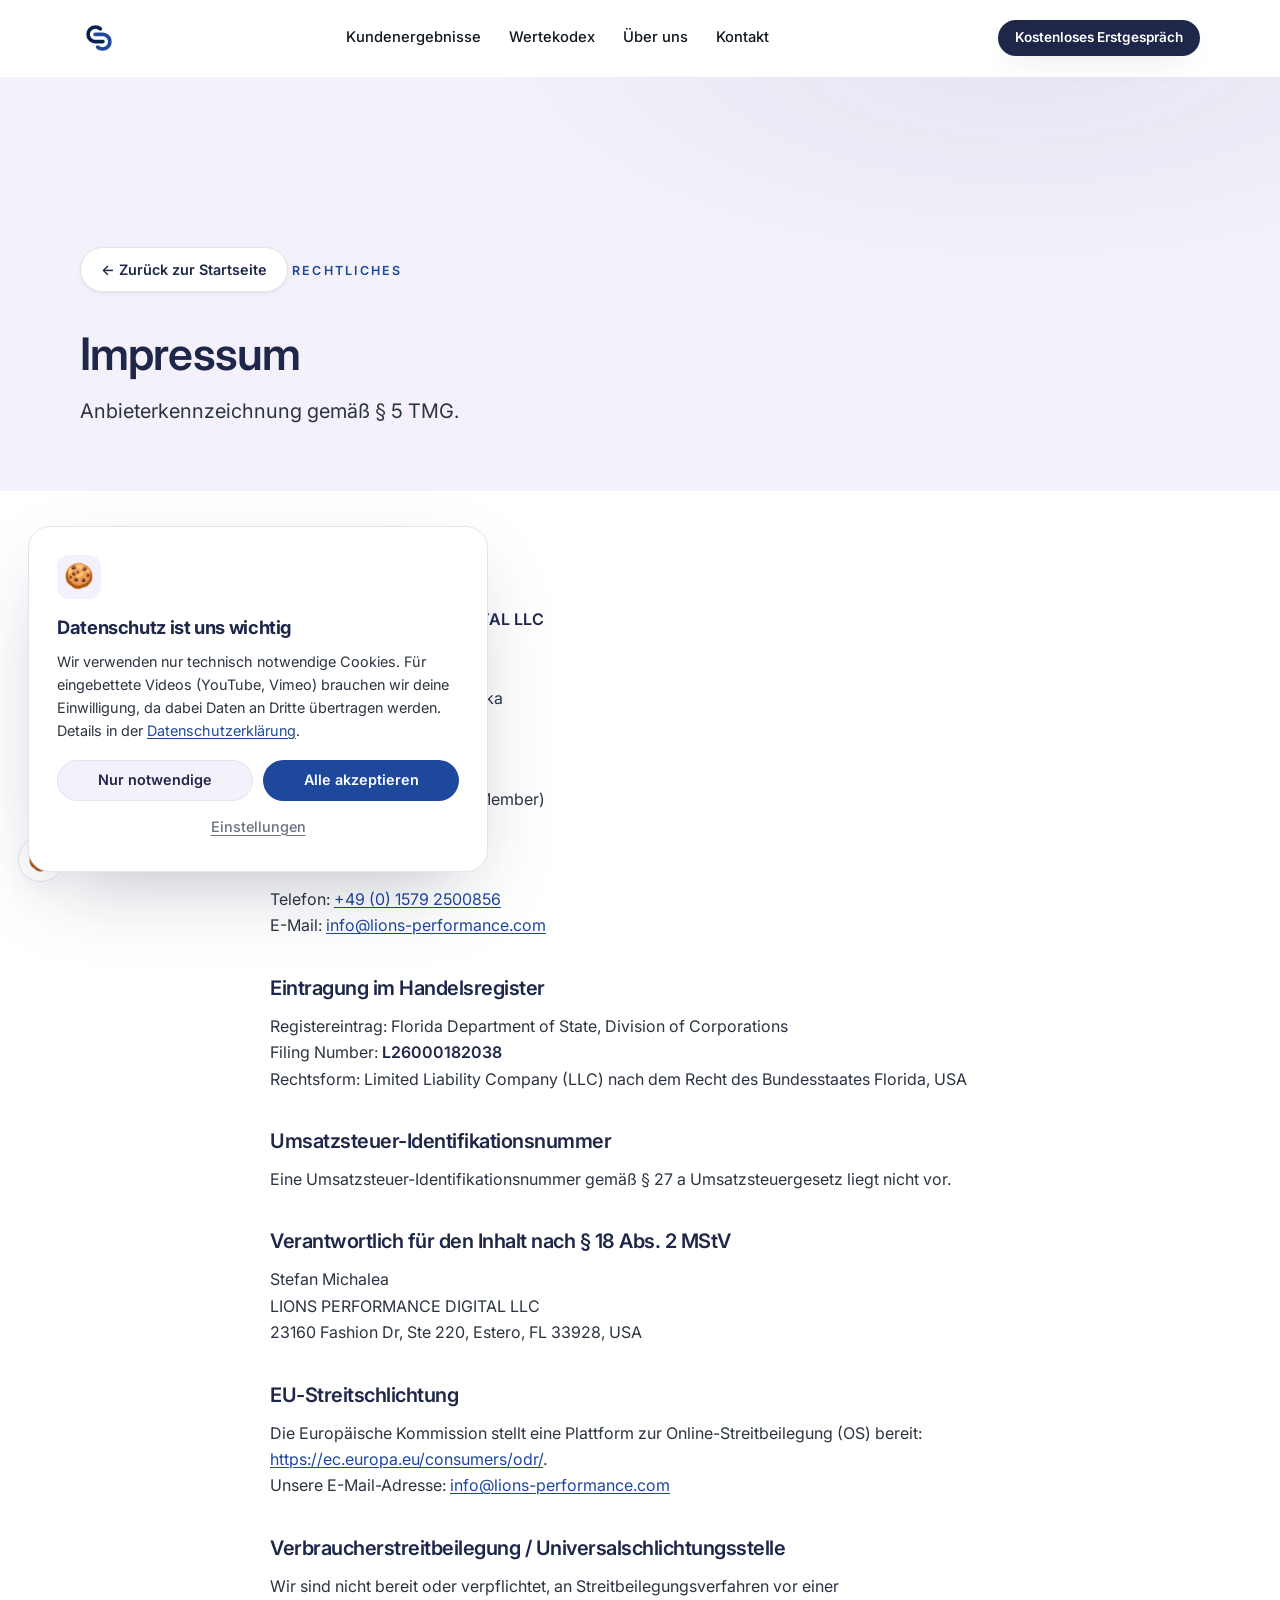
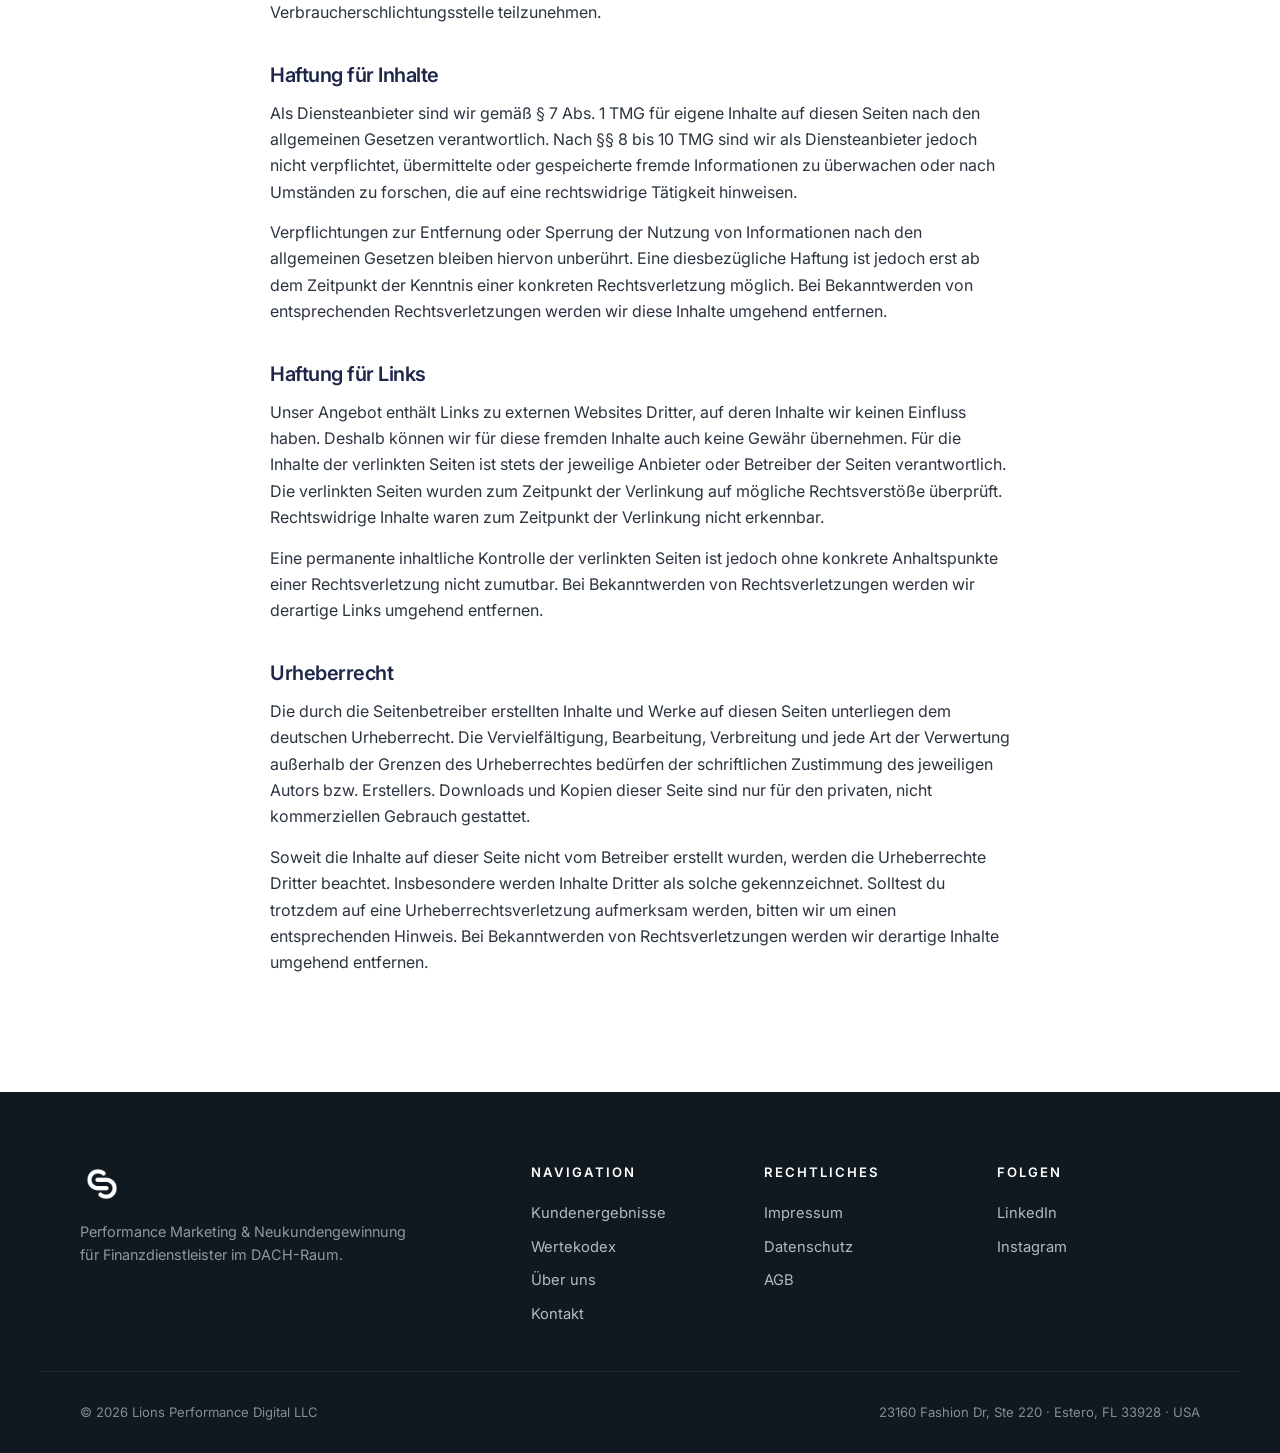
<file: impressum.html>
<!DOCTYPE html>
<html lang="de">
<head>
    <meta charset="UTF-8" />
    <meta name="viewport" content="width=device-width, initial-scale=1.0" />
    <meta name="description" content="Impressum von Lions Performance Digital LLC – Anbieterkennzeichnung gemäß § 5 TMG." />
    <meta name="robots" content="noindex, follow" />
    <title>Impressum – Lions Performance</title>

    <link rel="icon" type="image/png" href="logofarbig.png" />
    <link rel="apple-touch-icon" href="logofarbig.png" />

    <link rel="preconnect" href="https://fonts.googleapis.com" />
    <link rel="preconnect" href="https://fonts.gstatic.com" crossorigin />
    <link href="https://fonts.googleapis.com/css2?family=Inter:wght@300;400;500;600;700;800&display=swap" rel="stylesheet" />

    <link rel="stylesheet" href="styles.css" />
</head>
<body>

<header class="nav" id="nav">
    <div class="container nav__inner">
        <a href="index.html#top" class="nav__brand" aria-label="Lions Performance Startseite">
            <img src="logofarbig.png" alt="Lions Performance" class="brand-logo" />
        </a>

        <nav class="nav__menu" aria-label="Hauptnavigation">
            <a href="index.html#ergebnisse">Kundenergebnisse</a>
            <a href="index.html#werte">Wertekodex</a>
            <a href="index.html#ueber-uns">Über uns</a>
            <a href="index.html#kontakt">Kontakt</a>
        </nav>

        <div class="nav__actions">
            <a href="index.html#kontakt" class="btn btn--primary btn--sm">Kostenloses Erstgespräch</a>
            <button class="nav__toggle" aria-label="Menü öffnen" aria-expanded="false" id="navToggle">
                <span></span><span></span><span></span>
            </button>
        </div>
    </div>

    <div class="nav__mobile" id="navMobile" hidden>
        <a href="index.html#ergebnisse">Kundenergebnisse</a>
        <a href="index.html#werte">Wertekodex</a>
        <a href="index.html#ueber-uns">Über uns</a>
        <a href="index.html#kontakt">Kontakt</a>
        <a href="index.html#kontakt" class="btn btn--primary">Kostenloses Erstgespräch</a>
    </div>
</header>

<main id="top">

<section class="page-header">
    <div class="container">
        <a href="index.html" class="page-header__back">← Zurück zur Startseite</a>
        <span class="eyebrow">Rechtliches</span>
        <h1>Impressum</h1>
        <p>Anbieterkennzeichnung gemäß § 5 TMG.</p>
    </div>
</section>

<section class="legal">
    <div class="container legal__container">

        <h2>Anbieter</h2>
        <p>
            <strong>LIONS PERFORMANCE DIGITAL LLC</strong><br />
            23160 Fashion Dr, Ste 220<br />
            Estero, FL 33928<br />
            Vereinigte Staaten von Amerika
        </p>

        <h2>Vertretungsberechtigt</h2>
        <p>Stefan Michalea (Managing Member)</p>

        <h2>Kontakt</h2>
        <p>
            Telefon: <a href="tel:+4915792500856">+49 (0) 1579 2500856</a><br />
            E-Mail: <span class="email-protect" data-eu="info" data-ed="lions-performance.com"></span>
        </p>

        <h2>Eintragung im Handelsregister</h2>
        <p>
            Registereintrag: Florida Department of State, Division of Corporations<br />
            Filing Number: <strong>L26000182038</strong><br />
            Rechtsform: Limited Liability Company (LLC) nach dem Recht des Bundesstaates Florida, USA
        </p>

        <h2>Umsatzsteuer-Identifikationsnummer</h2>
        <p>
            Eine Umsatzsteuer-Identifikationsnummer gemäß § 27 a Umsatzsteuergesetz liegt nicht vor.
        </p>

        <h2>Verantwortlich für den Inhalt nach § 18 Abs. 2 MStV</h2>
        <p>
            Stefan Michalea<br />
            LIONS PERFORMANCE DIGITAL LLC<br />
            23160 Fashion Dr, Ste 220, Estero, FL 33928, USA
        </p>

        <h2>EU-Streitschlichtung</h2>
        <p>
            Die Europäische Kommission stellt eine Plattform zur Online-Streitbeilegung (OS) bereit:
            <a href="https://ec.europa.eu/consumers/odr/" target="_blank" rel="noopener noreferrer">https://ec.europa.eu/consumers/odr/</a>.<br />
            Unsere E-Mail-Adresse: <span class="email-protect" data-eu="info" data-ed="lions-performance.com"></span>
        </p>

        <h2>Verbraucherstreitbeilegung / Universalschlichtungsstelle</h2>
        <p>
            Wir sind nicht bereit oder verpflichtet, an Streitbeilegungsverfahren vor einer
            Verbraucherschlichtungsstelle teilzunehmen.
        </p>

        <h2>Haftung für Inhalte</h2>
        <p>
            Als Diensteanbieter sind wir gemäß § 7 Abs. 1 TMG für eigene Inhalte auf diesen Seiten
            nach den allgemeinen Gesetzen verantwortlich. Nach §§ 8 bis 10 TMG sind wir als
            Diensteanbieter jedoch nicht verpflichtet, übermittelte oder gespeicherte fremde
            Informationen zu überwachen oder nach Umständen zu forschen, die auf eine rechtswidrige
            Tätigkeit hinweisen.
        </p>
        <p>
            Verpflichtungen zur Entfernung oder Sperrung der Nutzung von Informationen nach den
            allgemeinen Gesetzen bleiben hiervon unberührt. Eine diesbezügliche Haftung ist jedoch
            erst ab dem Zeitpunkt der Kenntnis einer konkreten Rechtsverletzung möglich. Bei
            Bekanntwerden von entsprechenden Rechtsverletzungen werden wir diese Inhalte umgehend
            entfernen.
        </p>

        <h2>Haftung für Links</h2>
        <p>
            Unser Angebot enthält Links zu externen Websites Dritter, auf deren Inhalte wir keinen
            Einfluss haben. Deshalb können wir für diese fremden Inhalte auch keine Gewähr übernehmen.
            Für die Inhalte der verlinkten Seiten ist stets der jeweilige Anbieter oder Betreiber
            der Seiten verantwortlich. Die verlinkten Seiten wurden zum Zeitpunkt der Verlinkung
            auf mögliche Rechtsverstöße überprüft. Rechtswidrige Inhalte waren zum Zeitpunkt der
            Verlinkung nicht erkennbar.
        </p>
        <p>
            Eine permanente inhaltliche Kontrolle der verlinkten Seiten ist jedoch ohne konkrete
            Anhaltspunkte einer Rechtsverletzung nicht zumutbar. Bei Bekanntwerden von
            Rechtsverletzungen werden wir derartige Links umgehend entfernen.
        </p>

        <h2>Urheberrecht</h2>
        <p>
            Die durch die Seitenbetreiber erstellten Inhalte und Werke auf diesen Seiten unterliegen
            dem deutschen Urheberrecht. Die Vervielfältigung, Bearbeitung, Verbreitung und jede Art
            der Verwertung außerhalb der Grenzen des Urheberrechtes bedürfen der schriftlichen
            Zustimmung des jeweiligen Autors bzw. Erstellers. Downloads und Kopien dieser Seite sind
            nur für den privaten, nicht kommerziellen Gebrauch gestattet.
        </p>
        <p>
            Soweit die Inhalte auf dieser Seite nicht vom Betreiber erstellt wurden, werden die
            Urheberrechte Dritter beachtet. Insbesondere werden Inhalte Dritter als solche
            gekennzeichnet. Solltest du trotzdem auf eine Urheberrechtsverletzung aufmerksam werden,
            bitten wir um einen entsprechenden Hinweis. Bei Bekanntwerden von Rechtsverletzungen
            werden wir derartige Inhalte umgehend entfernen.
        </p>

    </div>
</section>

</main>

<footer class="footer">
    <div class="container footer__inner">
        <div class="footer__brand">
            <img src="logoweiß.png" alt="Lions Performance" class="brand-logo brand-logo--footer" />
            <p>Performance Marketing &amp; Neukundengewinnung für Finanzdienstleister im DACH-Raum.</p>
        </div>

        <div class="footer__cols">
            <div>
                <h4>Navigation</h4>
                <a href="index.html#ergebnisse">Kundenergebnisse</a>
                <a href="index.html#werte">Wertekodex</a>
                <a href="index.html#ueber-uns">Über uns</a>
                <a href="index.html#kontakt">Kontakt</a>
            </div>
            <div>
                <h4>Rechtliches</h4>
                <a href="impressum.html">Impressum</a>
                <a href="datenschutz.html">Datenschutz</a>
                <a href="agb.html">AGB</a>
            </div>
            <div>
                <h4>Folgen</h4>
                <a href="https://www.linkedin.com/in/stefan-michalea-0977321a4/" target="_blank" rel="noopener">LinkedIn</a>
                <a href="https://www.instagram.com/stefan.michalea_/" target="_blank" rel="noopener">Instagram</a>
            </div>
        </div>
    </div>

    <div class="container footer__bottom">
        <span>© <span id="year"></span> Lions Performance Digital LLC</span>
        <span>23160 Fashion Dr, Ste 220 · Estero, FL 33928 · USA</span>
    </div>
</footer>

<script src="script.js"></script>
</body>
</html>
</file>
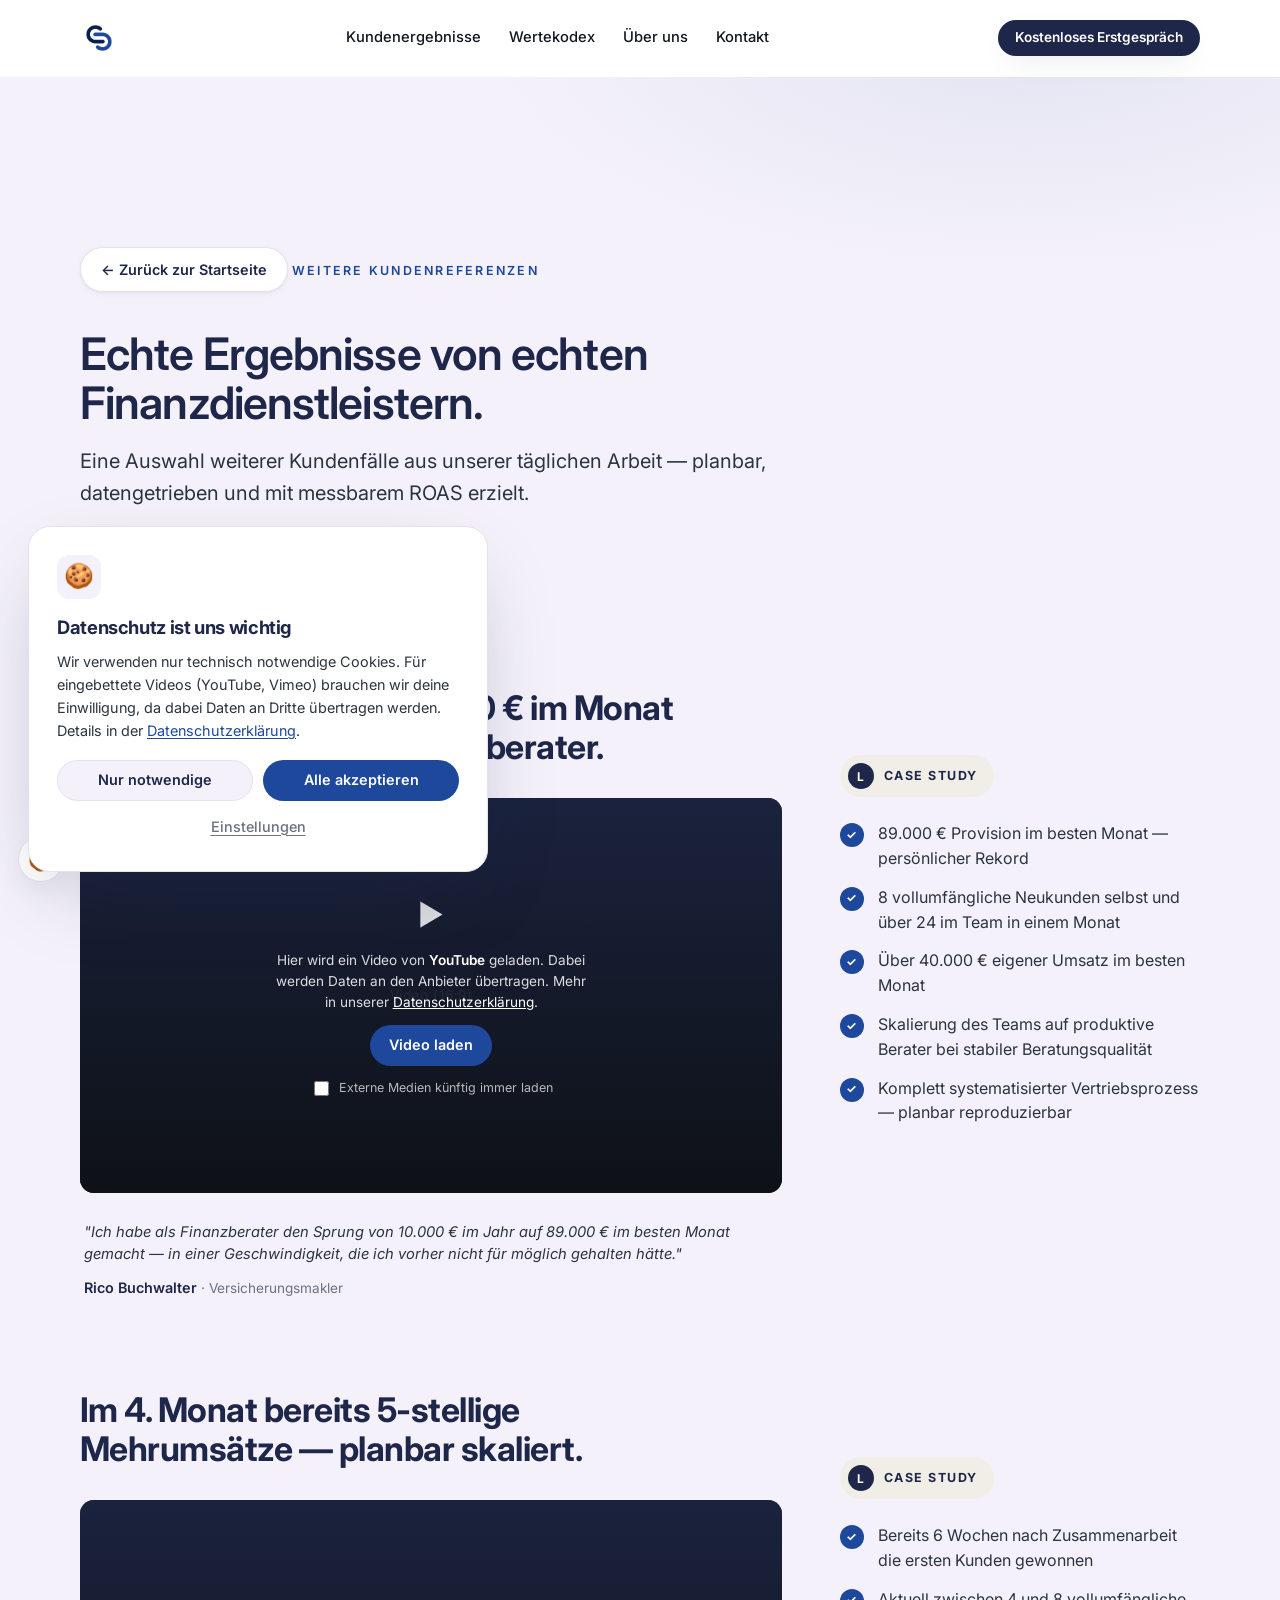
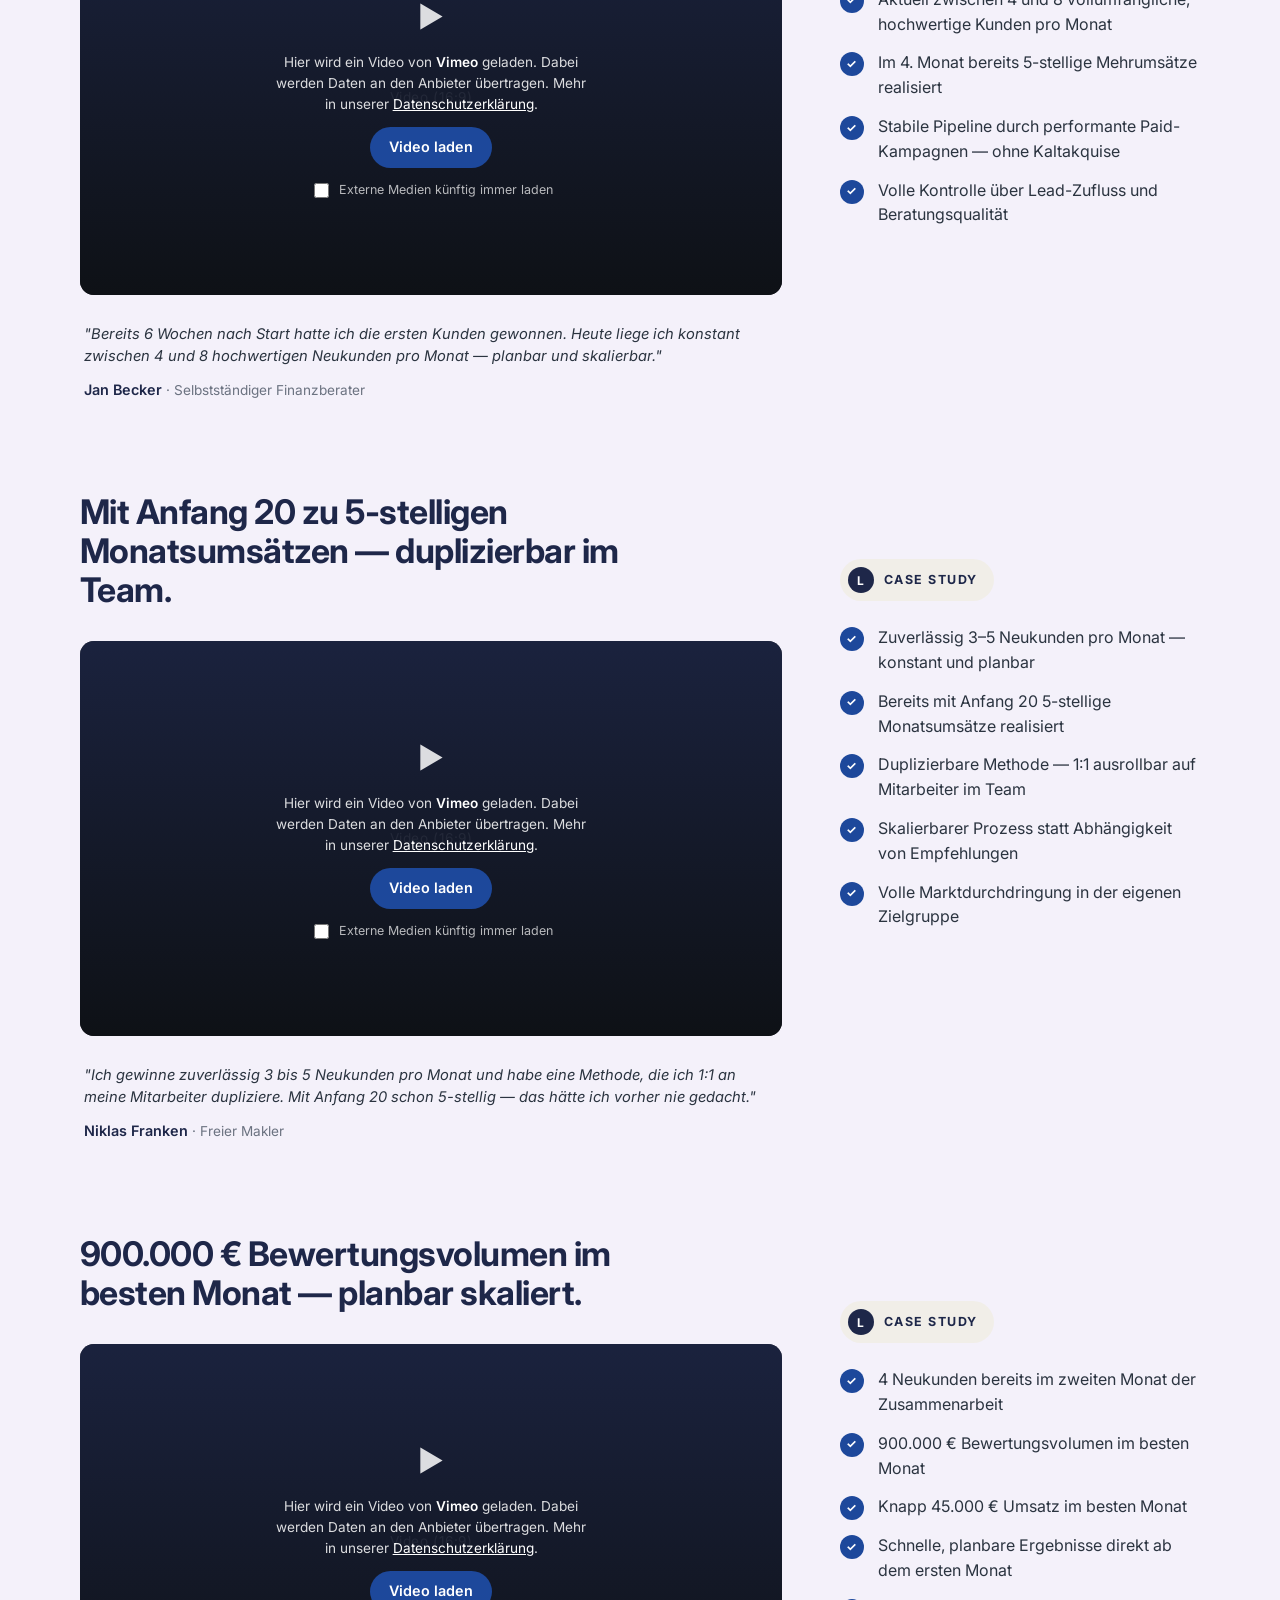
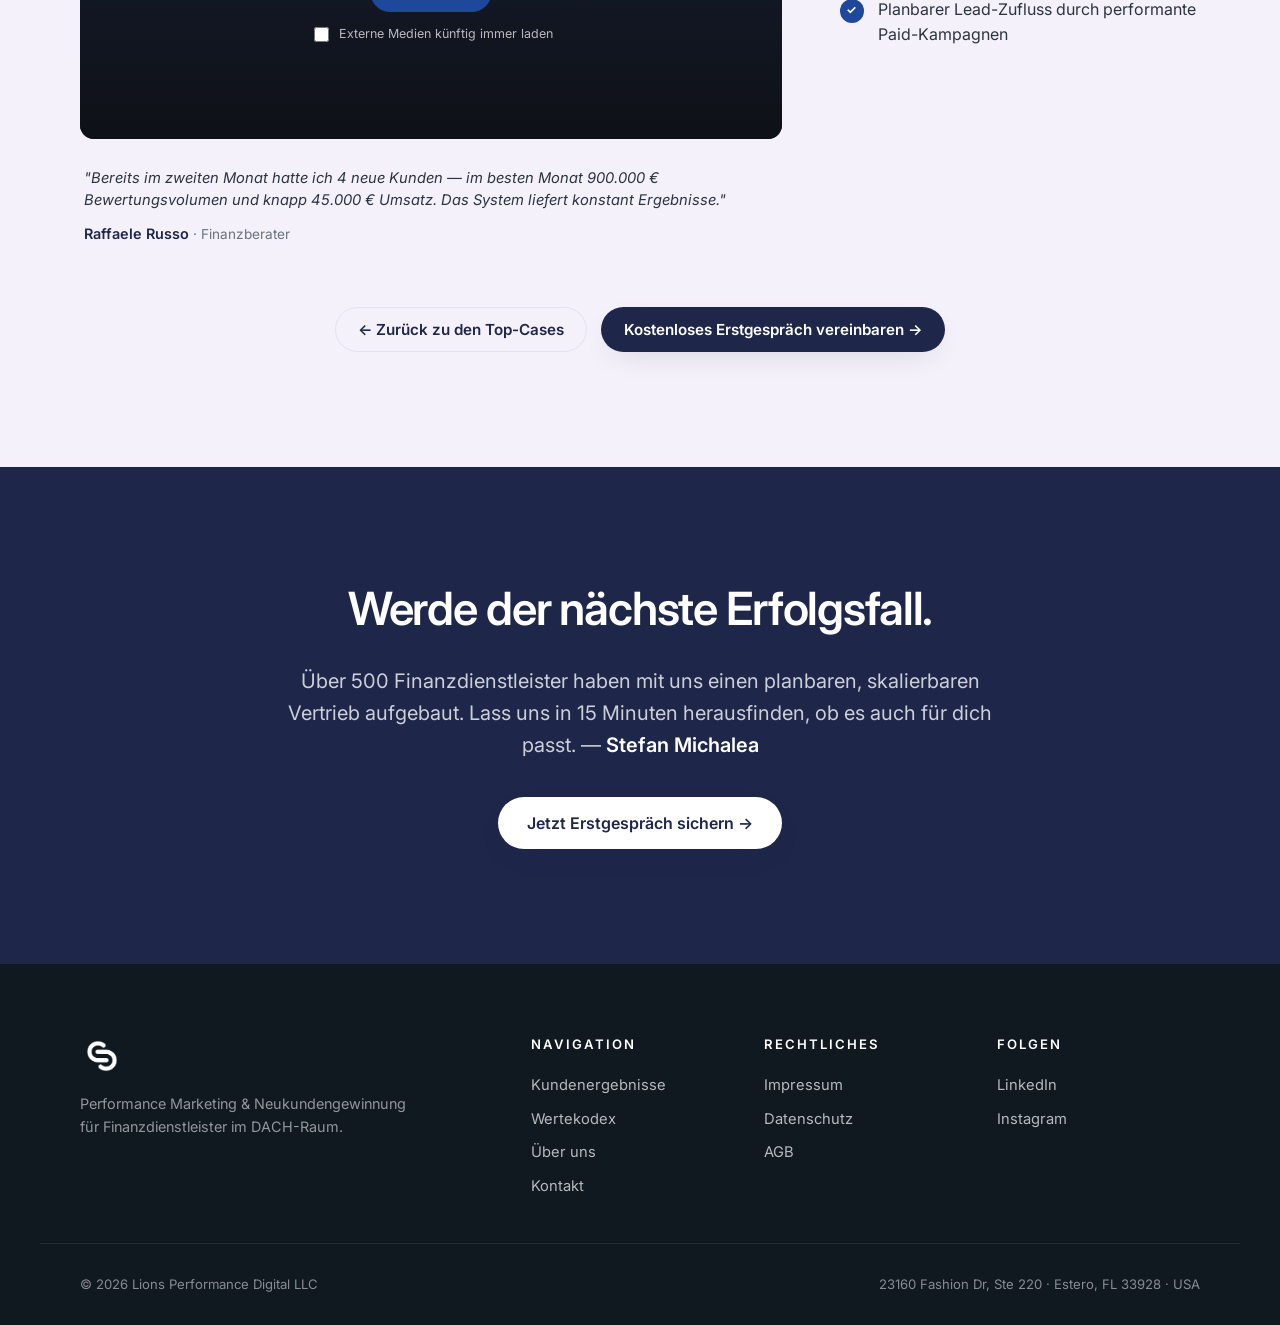
<file: referenzen.html>
<!DOCTYPE html>
<html lang="de">
<head>
    <meta charset="UTF-8" />
    <meta name="viewport" content="width=device-width, initial-scale=1.0" />
    <meta name="description" content="Weitere Kundenreferenzen von Lions Performance — planbare Neukundengewinnung für Finanzdienstleister, Versicherungsmakler und Vermögensberater im DACH-Raum." />
    <title>Weitere Kundenreferenzen – Lions Performance</title>

    <link rel="icon" type="image/png" href="logofarbig.png" />
    <link rel="apple-touch-icon" href="logofarbig.png" />

    <link rel="preconnect" href="https://fonts.googleapis.com" />
    <link rel="preconnect" href="https://fonts.gstatic.com" crossorigin />
    <link href="https://fonts.googleapis.com/css2?family=Inter:wght@300;400;500;600;700;800&display=swap" rel="stylesheet" />

    <link rel="stylesheet" href="styles.css" />
</head>
<body>

<!-- =========================================================
     NAV
========================================================== -->
<header class="nav" id="nav">
    <div class="container nav__inner">
        <a href="index.html#top" class="nav__brand" aria-label="Lions Performance Startseite">
            <img src="logofarbig.png" alt="Lions Performance" class="brand-logo" />
        </a>

        <nav class="nav__menu" aria-label="Hauptnavigation">
            <a href="index.html#ergebnisse">Kundenergebnisse</a>
            <a href="index.html#werte">Wertekodex</a>
            <a href="index.html#ueber-uns">Über uns</a>
            <a href="index.html#kontakt">Kontakt</a>
        </nav>

        <div class="nav__actions">
            <a href="index.html#kontakt" class="btn btn--primary btn--sm">Kostenloses Erstgespräch</a>
            <button class="nav__toggle" aria-label="Menü öffnen" aria-expanded="false" id="navToggle">
                <span></span><span></span><span></span>
            </button>
        </div>
    </div>

    <div class="nav__mobile" id="navMobile" hidden>
        <a href="index.html#ergebnisse">Kundenergebnisse</a>
        <a href="index.html#werte">Wertekodex</a>
        <a href="index.html#ueber-uns">Über uns</a>
        <a href="index.html#kontakt">Kontakt</a>
        <a href="index.html#kontakt" class="btn btn--primary">Kostenloses Erstgespräch</a>
    </div>
</header>

<main id="top">

<!-- =========================================================
     PAGE HEADER
========================================================== -->
<section class="page-header">
    <div class="container">
        <a href="index.html#ergebnisse" class="page-header__back">← Zurück zur Startseite</a>
        <span class="eyebrow">Weitere Kundenreferenzen</span>
        <h1>Echte Ergebnisse von echten Finanzdienstleistern.</h1>
        <p>
            Eine Auswahl weiterer Kundenfälle aus unserer täglichen Arbeit &mdash;
            planbar, datengetrieben und mit messbarem ROAS erzielt.
        </p>
    </div>
</section>

<!-- =========================================================
     KUNDENREFERENZEN
========================================================== -->
<section class="results" id="referenzen">
    <div class="container">
        <div class="results__grid">

            <!-- ============ Rico Buchwalter ============ -->
            <article class="case">
                <div class="case__media">
                    <h3 class="case__headline">
                        Von 10K im Jahr auf 89.000 € im Monat &mdash; Rekordmonat als Finanzberater.
                    </h3>
                    <div class="case__video">
                        <iframe data-cookiesrc="https://www.youtube.com/embed/QPzEUFAV7Ac?start=18" title="Rico Buchwalter – Lions Performance Erfahrungsbericht" loading="lazy" allow="accelerometer; autoplay; clipboard-write; encrypted-media; gyroscope; picture-in-picture; web-share" allowfullscreen></iframe>
                    </div>
                    <div class="case__quote">
                        <p>"Ich habe als Finanzberater den Sprung von 10.000 € im Jahr auf 89.000 € im besten Monat gemacht &mdash; in einer Geschwindigkeit, die ich vorher nicht für möglich gehalten hätte."</p>
                        <div class="case__quote-meta">
                            <strong>Rico Buchwalter</strong>
                            <span>Versicherungsmakler</span>
                        </div>
                    </div>
                </div>

                <div class="case__content">
                    <div class="case__badge">
                        <span class="case__badge-icon">L</span>
                        CASE STUDY
                    </div>
                    <ul class="case__points">
                        <li>89.000 € Provision im besten Monat &mdash; persönlicher Rekord</li>
                        <li>8 vollumfängliche Neukunden selbst und über 24 im Team in einem Monat</li>
                        <li>Über 40.000 € eigener Umsatz im besten Monat</li>
                        <li>Skalierung des Teams auf produktive Berater bei stabiler Beratungsqualität</li>
                        <li>Komplett systematisierter Vertriebsprozess &mdash; planbar reproduzierbar</li>
                    </ul>
                </div>
            </article>

            <!-- ============ Jan Becker ============ -->
            <article class="case">
                <div class="case__media">
                    <h3 class="case__headline">
                        Im 4. Monat bereits 5-stellige Mehrumsätze &mdash; planbar skaliert.
                    </h3>
                    <div class="case__video">
                        <iframe data-cookiesrc="https://player.vimeo.com/video/871157227" title="Jan Becker – Lions Performance Erfahrungsbericht" loading="lazy" allow="autoplay; fullscreen; picture-in-picture; clipboard-write; encrypted-media" allowfullscreen></iframe>
                    </div>
                    <div class="case__quote">
                        <p>"Bereits 6 Wochen nach Start hatte ich die ersten Kunden gewonnen. Heute liege ich konstant zwischen 4 und 8 hochwertigen Neukunden pro Monat &mdash; planbar und skalierbar."</p>
                        <div class="case__quote-meta">
                            <strong>Jan Becker</strong>
                            <span>Selbstständiger Finanzberater</span>
                        </div>
                    </div>
                </div>

                <div class="case__content">
                    <div class="case__badge">
                        <span class="case__badge-icon">L</span>
                        CASE STUDY
                    </div>
                    <ul class="case__points">
                        <li>Bereits 6 Wochen nach Zusammenarbeit die ersten Kunden gewonnen</li>
                        <li>Aktuell zwischen 4 und 8 vollumfängliche, hochwertige Kunden pro Monat</li>
                        <li>Im 4. Monat bereits 5-stellige Mehrumsätze realisiert</li>
                        <li>Stabile Pipeline durch performante Paid-Kampagnen &mdash; ohne Kaltakquise</li>
                        <li>Volle Kontrolle über Lead-Zufluss und Beratungsqualität</li>
                    </ul>
                </div>
            </article>

            <!-- ============ Niklas Franken ============ -->
            <article class="case">
                <div class="case__media">
                    <h3 class="case__headline">
                        Mit Anfang 20 zu 5-stelligen Monatsumsätzen &mdash; duplizierbar im Team.
                    </h3>
                    <div class="case__video">
                        <iframe data-cookiesrc="https://player.vimeo.com/video/871154057" title="Niklas Franken – Lions Performance Erfahrungsbericht" loading="lazy" allow="autoplay; fullscreen; picture-in-picture; clipboard-write; encrypted-media" allowfullscreen></iframe>
                    </div>
                    <div class="case__quote">
                        <p>"Ich gewinne zuverlässig 3 bis 5 Neukunden pro Monat und habe eine Methode, die ich 1:1 an meine Mitarbeiter dupliziere. Mit Anfang 20 schon 5-stellig &mdash; das hätte ich vorher nie gedacht."</p>
                        <div class="case__quote-meta">
                            <strong>Niklas Franken</strong>
                            <span>Freier Makler</span>
                        </div>
                    </div>
                </div>

                <div class="case__content">
                    <div class="case__badge">
                        <span class="case__badge-icon">L</span>
                        CASE STUDY
                    </div>
                    <ul class="case__points">
                        <li>Zuverlässig 3&ndash;5 Neukunden pro Monat &mdash; konstant und planbar</li>
                        <li>Bereits mit Anfang 20 5-stellige Monatsumsätze realisiert</li>
                        <li>Duplizierbare Methode &mdash; 1:1 ausrollbar auf Mitarbeiter im Team</li>
                        <li>Skalierbarer Prozess statt Abhängigkeit von Empfehlungen</li>
                        <li>Volle Marktdurchdringung in der eigenen Zielgruppe</li>
                    </ul>
                </div>
            </article>

            <!-- ============ Raffaele Russo ============ -->
            <article class="case">
                <div class="case__media">
                    <h3 class="case__headline">
                        900.000 € Bewertungsvolumen im besten Monat &mdash; planbar skaliert.
                    </h3>
                    <div class="case__video">
                        <iframe data-cookiesrc="https://player.vimeo.com/video/871319365" title="Raffaele Russo – Lions Performance Erfahrungsbericht" loading="lazy" allow="autoplay; fullscreen; picture-in-picture; clipboard-write; encrypted-media" allowfullscreen></iframe>
                    </div>
                    <div class="case__quote">
                        <p>"Bereits im zweiten Monat hatte ich 4 neue Kunden &mdash; im besten Monat 900.000 € Bewertungsvolumen und knapp 45.000 € Umsatz. Das System liefert konstant Ergebnisse."</p>
                        <div class="case__quote-meta">
                            <strong>Raffaele Russo</strong>
                            <span>Finanzberater</span>
                        </div>
                    </div>
                </div>

                <div class="case__content">
                    <div class="case__badge">
                        <span class="case__badge-icon">L</span>
                        CASE STUDY
                    </div>
                    <ul class="case__points">
                        <li>4 Neukunden bereits im zweiten Monat der Zusammenarbeit</li>
                        <li>900.000 € Bewertungsvolumen im besten Monat</li>
                        <li>Knapp 45.000 € Umsatz im besten Monat</li>
                        <li>Schnelle, planbare Ergebnisse direkt ab dem ersten Monat</li>
                        <li>Planbarer Lead-Zufluss durch performante Paid-Kampagnen</li>
                    </ul>
                </div>
            </article>

        </div>

        <div class="results__cta">
            <a href="index.html#ergebnisse" class="btn btn--ghost">← Zurück zu den Top-Cases</a>
            <a href="index.html#kontakt" class="btn btn--primary">Kostenloses Erstgespräch vereinbaren →</a>
        </div>
    </div>
</section>

<!-- =========================================================
     CLOSING CTA
========================================================== -->
<section class="closing">
    <div class="container">
        <h2>
            Werde der nächste Erfolgsfall.
        </h2>
        <p>
            Über 500 Finanzdienstleister haben mit uns einen planbaren, skalierbaren Vertrieb aufgebaut.
            Lass uns in 15 Minuten herausfinden, ob es auch für dich passt.
            &mdash; <em>Stefan Michalea</em>
        </p>
        <a href="index.html#kontakt" class="btn btn--primary btn--lg">Jetzt Erstgespräch sichern →</a>
    </div>
</section>

</main>

<!-- =========================================================
     FOOTER
========================================================== -->
<footer class="footer">
    <div class="container footer__inner">
        <div class="footer__brand">
            <img src="logoweiß.png" alt="Lions Performance" class="brand-logo brand-logo--footer" />
            <p>Performance Marketing &amp; Neukundengewinnung für Finanzdienstleister im DACH-Raum.</p>
        </div>

        <div class="footer__cols">
            <div>
                <h4>Navigation</h4>
                <a href="index.html#ergebnisse">Kundenergebnisse</a>
                <a href="index.html#werte">Wertekodex</a>
                <a href="index.html#ueber-uns">Über uns</a>
                <a href="index.html#kontakt">Kontakt</a>
            </div>
            <div>
                <h4>Rechtliches</h4>
                <a href="impressum.html">Impressum</a>
                <a href="datenschutz.html">Datenschutz</a>
                <a href="agb.html">AGB</a>
            </div>
            <div>
                <h4>Folgen</h4>
                <a href="https://www.linkedin.com/in/stefan-michalea-0977321a4/" target="_blank" rel="noopener">LinkedIn</a>
                <a href="https://www.instagram.com/stefan.michalea_/" target="_blank" rel="noopener">Instagram</a>
            </div>
        </div>
    </div>

    <div class="container footer__bottom">
        <span>© <span id="year"></span> Lions Performance Digital LLC</span>
        <span>23160 Fashion Dr, Ste 220 · Estero, FL 33928 · USA</span>
    </div>
</footer>

<script src="script.js"></script>
</body>
</html>
</file>
<file: styles.css>
/* =========================================================
   Lions Performance — Clean & Minimal Agency Theme
   Brand:
     Primärfarbe  #1E2749  (dark navy)
     Basiston     #F4F1FA  (soft lavender)
     Akzentfarbe  #1D489B  (royal blue)
     Textfarbe    #101820  (ink)
========================================================= */

:root {
    --c-primary:   #1E2749;
    --c-primary-2: #2a3660;
    --c-accent:    #1D489B;
    --c-accent-2:  #2a5bbf;
    --c-base:      #F4F1FA;
    --c-base-2:    #ECE7F4;
    --c-ink:       #101820;
    --c-ink-2:     #2b3440;
    --c-muted:     #6b7280;
    --c-line:      #e5e1ef;
    --c-white:     #ffffff;

    --radius-sm: 8px;
    --radius:    14px;
    --radius-lg: 22px;

    --shadow-sm: 0 1px 2px rgba(16,24,32,.04), 0 2px 6px rgba(16,24,32,.04);
    --shadow:    0 10px 30px -12px rgba(30,39,73,.18);
    --shadow-lg: 0 30px 80px -30px rgba(30,39,73,.35);

    --ease: cubic-bezier(.2,.7,.2,1);

    --container: 1200px;
    --gutter: clamp(20px, 4vw, 40px);

    --fs-display: clamp(2.3rem, 1.4rem + 3.8vw, 4.8rem);
    --fs-h2:      clamp(1.7rem, 1.1rem + 2.2vw, 2.9rem);
    --fs-h3:      clamp(1.15rem, 1rem + .6vw, 1.4rem);
    --fs-lead:    clamp(1.05rem, .98rem + .5vw, 1.25rem);
    --fs-body:    1rem;
    --fs-small:   .875rem;
}

/* ---------- Reset ---------- */
*, *::before, *::after { box-sizing: border-box; }
html { scroll-behavior: smooth; -webkit-text-size-adjust: 100%; }
body {
    margin: 0;
    font-family: 'Inter', system-ui, -apple-system, Segoe UI, Roboto, sans-serif;
    font-size: var(--fs-body);
    line-height: 1.6;
    color: var(--c-ink);
    background: var(--c-white);
    -webkit-font-smoothing: antialiased;
    text-rendering: optimizeLegibility;
    overflow-x: hidden;
}
img, svg { max-width: 100%; display: block; }
a { color: inherit; text-decoration: none; }
button { font: inherit; cursor: pointer; border: 0; background: none; color: inherit; }
ul, ol { list-style: none; padding: 0; margin: 0; }
h1, h2, h3, h4 { font-family: 'Inter', sans-serif; font-weight: 600; letter-spacing: -.025em; color: var(--c-primary); margin: 0; }

[hidden] { display: none !important; }
p { margin: 0; }

::selection { background: var(--c-primary); color: #fff; }

/* ---------- Layout helpers ---------- */
.container {
    width: 100%;
    max-width: var(--container);
    margin: 0 auto;
    padding: 0 var(--gutter);
}

section { padding: clamp(70px, 9vw, 130px) 0; }

.eyebrow {
    display: inline-flex;
    align-items: center;
    gap: 10px;
    font-size: .78rem;
    font-weight: 600;
    letter-spacing: .18em;
    text-transform: uppercase;
    color: var(--c-accent);
    margin-bottom: 14px;
}

.section__head { max-width: 820px; margin: 0 0 clamp(40px, 5vw, 70px); }
.section__head h2 { font-size: var(--fs-h2); line-height: 1.15; }
.section__head--split {
    display: grid;
    grid-template-columns: 1.3fr 1fr;
    gap: clamp(20px, 4vw, 60px);
    max-width: 100%;
    align-items: end;
}
.section__head--split .section__lead {
    font-size: var(--fs-lead);
    color: var(--c-ink-2);
}

/* ---------- Buttons ---------- */
.btn {
    display: inline-flex;
    align-items: center;
    justify-content: center;
    gap: 10px;
    padding: 14px 22px;
    border-radius: 999px;
    font-weight: 600;
    font-size: .95rem;
    line-height: 1;
    transition: transform .25s var(--ease), background-color .25s var(--ease), color .25s var(--ease), box-shadow .25s var(--ease), border-color .25s var(--ease);
    border: 1px solid transparent;
    white-space: nowrap;
}
.btn--sm  { padding: 10px 16px; font-size: .85rem; }
.btn--lg  { padding: 17px 28px; font-size: 1rem; }
.btn--block { width: 100%; }

.btn--primary {
    background: var(--c-primary);
    color: #fff;
    box-shadow: var(--shadow);
}
.btn--primary:hover { background: var(--c-accent); transform: translateY(-1px); }

.btn--ghost {
    background: transparent;
    color: var(--c-primary);
    border-color: var(--c-line);
}
.btn--ghost:hover { border-color: var(--c-primary); background: var(--c-base); }

/* ---------- Nav ---------- */
.nav {
    position: sticky;
    top: 0;
    z-index: 100;
    background: rgba(255,255,255,.82);
    backdrop-filter: saturate(160%) blur(12px);
    -webkit-backdrop-filter: saturate(160%) blur(12px);
    border-bottom: 1px solid transparent;
    transition: border-color .25s var(--ease), background .25s var(--ease);
}
.nav.is-scrolled { border-bottom-color: var(--c-line); }

.nav__inner {
    display: flex;
    align-items: center;
    justify-content: space-between;
    height: 76px;
    gap: 20px;
}
.nav__brand {
    display: inline-flex;
    align-items: center;
    gap: 10px;
}
.brand-logo {
    display: block;
    height: 38px;
    width: auto;
    object-fit: contain;
}
.brand-logo--footer { height: 44px; }

.nav__menu { display: flex; gap: 28px; }
.nav__menu a {
    font-size: .92rem;
    font-weight: 500;
    color: var(--c-ink);
    position: relative;
    padding: 6px 0;
    transition: color .2s var(--ease);
}
.nav__menu a::after {
    content: "";
    position: absolute;
    left: 0; right: 0; bottom: 0;
    height: 1px;
    background: var(--c-accent);
    transform: scaleX(0);
    transform-origin: left;
    transition: transform .25s var(--ease);
}
.nav__menu a:hover,
.nav__menu a.is-active { color: var(--c-accent); }
.nav__menu a:hover::after,
.nav__menu a.is-active::after { transform: scaleX(1); }

.nav__actions { display: flex; align-items: center; gap: 14px; }

.nav__toggle {
    display: none;
    width: 40px; height: 40px;
    border-radius: 10px;
    border: 1px solid var(--c-line);
    padding: 0;
    flex-direction: column;
    align-items: center; justify-content: center;
    gap: 5px;
}
.nav__toggle span {
    width: 18px; height: 2px; background: var(--c-primary); border-radius: 2px;
    transition: transform .25s var(--ease), opacity .2s var(--ease);
}
.nav__toggle.is-open span:nth-child(1) { transform: translateY(7px) rotate(45deg); }
.nav__toggle.is-open span:nth-child(2) { opacity: 0; }
.nav__toggle.is-open span:nth-child(3) { transform: translateY(-7px) rotate(-45deg); }

.nav__mobile {
    display: flex;
    flex-direction: column;
    gap: 4px;
    padding: 12px var(--gutter) 20px;
    border-top: 1px solid var(--c-line);
    background: #fff;
}
.nav__mobile a {
    padding: 14px 4px;
    font-weight: 500;
    border-bottom: 1px solid var(--c-line);
}
.nav__mobile a:last-child { border-bottom: 0; margin-top: 12px; }

/* ---------- Hero ---------- */
.hero {
    padding: clamp(36px, 5vw, 70px) 0 clamp(28px, 3.5vw, 50px);
    background:
        radial-gradient(700px 360px at 85% -10%, rgba(29,72,155,.06), transparent 60%),
        radial-gradient(600px 320px at 0% 40%, rgba(30,39,73,.04), transparent 60%),
        var(--c-base);
    position: relative;
}
.hero__eyebrow {
    display: inline-flex;
    align-items: center;
    gap: 10px;
    padding: 8px 16px;
    border: 1px solid var(--c-line);
    background: #fff;
    border-radius: 999px;
    font-size: .82rem;
    font-weight: 500;
    color: var(--c-ink-2);
    margin-bottom: 18px;
}
.hero__eyebrow .dot {
    width: 8px; height: 8px; border-radius: 50%;
    background: #22c55e;
    box-shadow: 0 0 0 4px rgba(34,197,94,.18);
}

.hero__title {
    font-size: clamp(1.6rem, 1.05rem + 1.9vw, 2.7rem);
    line-height: 1.15;
    letter-spacing: -.02em;
    max-width: 24ch;
    margin-bottom: 18px;
}
.hero__title .hl {
    color: var(--c-accent);
    font-weight: 700;
}

.hero__lead {
    max-width: 60ch;
    font-size: var(--fs-lead);
    color: var(--c-ink-2);
    margin-bottom: 26px;
}

.hero__grid {
    display: grid;
    grid-template-columns: 1.25fr 1fr;
    gap: clamp(32px, 5vw, 72px);
    align-items: start;
}

.hero__cta {
    display: flex;
    flex-wrap: wrap;
    gap: 14px;
    margin-bottom: 26px;
}

.hero__side {
    display: flex;
    flex-direction: column;
    align-items: center;
    gap: 18px;
}
.hero__photo {
    width: 100%;
    max-width: 380px;
    aspect-ratio: 4 / 5;
    border-radius: var(--radius-lg);
    background: linear-gradient(135deg, var(--c-primary), var(--c-accent));
    overflow: hidden;
    position: relative;
    box-shadow: var(--shadow-md);
}
.hero__photo img {
    width: 100%;
    height: 100%;
    object-fit: cover;
    display: block;
}
.hero__photo-label {
    position: absolute;
    inset: 0;
    display: flex;
    align-items: center;
    justify-content: center;
    color: rgba(255,255,255,.55);
    font-size: .9rem;
    letter-spacing: .04em;
}
.hero__photo:has(img) .hero__photo-label { display: none; }

.hero__trust {
    display: block;
    width: 100%;
    max-width: 251px;
    aspect-ratio: 251 / 147;
    border-radius: var(--radius-sm);
    background: rgba(15, 23, 42, .04);
    border: 1px dashed rgba(15, 23, 42, .12);
    position: relative;
    overflow: hidden;
    transition: transform .2s var(--ease);
}
.hero__trust:hover { transform: translateY(-2px); }
.hero__trust::before {
    content: "Trustpilot-Badge";
    position: absolute;
    inset: 0;
    display: flex;
    align-items: center;
    justify-content: center;
    color: var(--c-muted);
    font-size: .8rem;
    letter-spacing: .04em;
}
.hero__trust img {
    position: relative;
    width: 100%;
    height: 100%;
    object-fit: contain;
    display: block;
}
.hero__trust:has(img)::before { display: none; }
.hero__trust:has(img) {
    background: transparent;
    border: 0;
}

.hero__points {
    display: grid;
    grid-template-columns: repeat(6, 1fr);
    gap: 14px clamp(20px, 2.5vw, 36px);
    margin-top: clamp(36px, 5vw, 60px);
    list-style: none;
    padding-left: var(--gutter);
    padding-right: var(--gutter);
    padding-top: 0;
    padding-bottom: 0;
}
.hero__points li {
    display: flex;
    align-items: flex-start;
    gap: 12px;
    color: var(--c-ink-2);
    font-size: .97rem;
    line-height: 1.4;
}
.check {
    display: inline-flex;
    align-items: center; justify-content: center;
    width: 22px; height: 22px;
    border-radius: 50%;
    background: var(--c-primary);
    color: #fff;
    font-size: .7rem;
    font-weight: 800;
    flex-shrink: 0;
}

.hero__meta {
    display: grid;
    grid-template-columns: repeat(3, 1fr);
    gap: 20px clamp(20px, 4vw, 80px);
    padding: clamp(40px, 5vw, 60px) var(--gutter) 0;
    margin-top: clamp(40px, 5vw, 70px);
    border-top: 1px solid var(--c-line);
    text-align: center;
}
.hero__meta > div {
    display: flex;
    flex-direction: column;
    align-items: center;
    gap: 8px;
}
.hero__meta strong {
    display: block;
    font-family: 'Inter', sans-serif;
    font-size: clamp(2.4rem, 1.4rem + 3vw, 4.4rem);
    background: linear-gradient(135deg, var(--c-primary), var(--c-accent));
    -webkit-background-clip: text;
    background-clip: text;
    color: transparent;
    line-height: 1;
    font-weight: 700;
    letter-spacing: -.02em;
    font-variant-numeric: tabular-nums;
}
.hero__meta span {
    font-size: .95rem;
    color: var(--c-muted);
    max-width: 22ch;
    line-height: 1.4;
}

/* ---------- Trust / Cards ---------- */
.cards {
    display: grid;
    gap: 20px;
}
.cards--3 { grid-template-columns: repeat(auto-fit, minmax(260px, 1fr)); }
.card {
    padding: 34px 30px;
    border: 1px solid var(--c-line);
    border-radius: var(--radius);
    background: var(--c-white);
    transition: transform .3s var(--ease), box-shadow .3s var(--ease), border-color .3s var(--ease);
}
.card:hover {
    transform: translateY(-3px);
    box-shadow: var(--shadow);
    border-color: transparent;
}
.card__num {
    display: inline-block;
    font-family: 'Inter', sans-serif;
    font-size: .9rem;
    color: var(--c-accent);
    margin-bottom: 20px;
    letter-spacing: .1em;
}
.card h3 {
    font-size: var(--fs-h3);
    margin-bottom: 10px;
}
.card p { color: var(--c-ink-2); }

/* ---------- Results / Cases ---------- */
/* ---------- Legal pages ---------- */
.legal { background: #fff; padding: clamp(40px, 6vw, 80px) 0 clamp(60px, 8vw, 120px); }
.legal__container { max-width: 820px; }
.legal h2 {
    font-family: 'Inter', sans-serif;
    font-size: 1.25rem;
    font-weight: 600;
    color: var(--c-primary);
    margin: 36px 0 12px;
    line-height: 1.3;
}
.legal h2:first-child { margin-top: 0; }
.legal__sub {
    font-family: 'Inter', sans-serif;
    font-size: 1.02rem;
    font-weight: 600;
    color: var(--c-primary);
    margin: 22px 0 8px;
    line-height: 1.35;
}
.legal p,
.legal ul {
    color: var(--c-ink-2);
    line-height: 1.65;
    margin-bottom: 14px;
    font-size: 1rem;
}
.legal ul {
    padding-left: 1.3rem;
}
.legal li { margin-bottom: 6px; }
.legal a {
    color: var(--c-accent);
    text-decoration: underline;
    text-underline-offset: 2px;
}
.legal a:hover { color: var(--c-primary); }
.legal strong { color: var(--c-primary); font-weight: 600; }

/* ---------- Page header (subpages) ---------- */
.page-header {
    padding: clamp(110px, 14vw, 170px) 0 clamp(40px, 5vw, 70px);
    background:
        radial-gradient(900px 400px at 80% -10%, rgba(29,72,155,.08), transparent 60%),
        var(--c-base);
}
.page-header__back {
    display: inline-flex;
    align-items: center;
    gap: 8px;
    padding: 10px 20px;
    background: #fff;
    color: var(--c-primary);
    font-size: .9rem;
    font-weight: 600;
    border: 1px solid var(--c-line);
    border-radius: 999px;
    box-shadow: var(--shadow-sm);
    margin-bottom: 28px;
    transition: border-color .2s var(--ease), color .2s var(--ease), background .2s var(--ease), transform .2s var(--ease), box-shadow .2s var(--ease);
}
.page-header__back:hover {
    background: var(--c-primary);
    color: #fff;
    border-color: var(--c-primary);
    transform: translateY(-1px);
    box-shadow: var(--shadow);
}
.page-header h1 {
    font-size: clamp(1.9rem, 1.2rem + 2vw, 3rem);
    line-height: 1.1;
    letter-spacing: -.02em;
    color: var(--c-primary);
    margin: 10px 0 16px;
    max-width: 22ch;
}
.page-header p {
    font-size: var(--fs-lead);
    color: var(--c-ink-2);
    max-width: 60ch;
}

.results { background: var(--c-base); }
.results__grid {
    display: grid;
    gap: clamp(56px, 7vw, 96px);
    grid-template-columns: 1fr;
}
.case {
    display: grid;
    grid-template-columns: 1.95fr 1fr;
    gap: clamp(32px, 4.5vw, 64px);
    align-items: stretch;
}

.case__media {
    display: flex;
    flex-direction: column;
    gap: 14px;
}
.case__video {
    position: relative;
    width: 100%;
    aspect-ratio: 16 / 9;
    background: #0e1116;
    border-radius: var(--radius);
    overflow: hidden;
    box-shadow: var(--shadow-md);
}
.case__video::before {
    content: "Video (16:9)";
    position: absolute;
    inset: 0;
    display: flex;
    align-items: center;
    justify-content: center;
    color: rgba(255,255,255,.4);
    font-size: .85rem;
    letter-spacing: .04em;
}
.case__video iframe,
.case__video video {
    position: absolute;
    inset: 0;
    width: 100%;
    height: 100%;
    border: 0;
    object-fit: cover;
}

.case__quote {
    padding: 14px 4px 0;
    color: var(--c-ink-2);
}
.case__quote p {
    font-style: italic;
    color: var(--c-ink-2);
    line-height: 1.5;
    margin-bottom: 10px;
    font-size: .92rem;
}
.case__quote-meta strong {
    display: inline;
    color: var(--c-primary);
    font-family: 'Inter', sans-serif;
    font-weight: 600;
    font-size: .9rem;
}
.case__quote-meta span {
    color: var(--c-muted);
    font-size: .85rem;
}
.case__quote-meta span::before {
    content: " · ";
    color: var(--c-muted);
}

.case__content {
    display: flex;
    flex-direction: column;
    justify-content: flex-start;
    padding-top: clamp(56px, 4vw + 1rem, 88px);
}
.case__badge {
    display: inline-flex;
    align-items: center;
    gap: 10px;
    padding: 8px 16px 8px 8px;
    background: #f1eee8;
    border-radius: 999px;
    font-size: .78rem;
    letter-spacing: .12em;
    font-weight: 700;
    color: var(--c-primary);
    align-self: flex-start;
    margin-bottom: 24px;
}
.case__badge-icon {
    width: 26px; height: 26px;
    border-radius: 50%;
    background: var(--c-primary);
    color: #fff;
    display: inline-flex;
    align-items: center; justify-content: center;
    font-family: 'Inter', sans-serif;
    font-size: .75rem;
    font-weight: 700;
}
.case__headline {
    font-size: clamp(1.5rem, 1rem + 1.4vw, 2.2rem);
    line-height: 1.15;
    letter-spacing: -.015em;
    color: var(--c-primary);
    font-weight: 700;
    margin-bottom: 18px;
    max-width: 28ch;
}
.case__points {
    list-style: none;
    display: flex;
    flex-direction: column;
    gap: 14px;
    padding: 0;
}
.case__points li {
    position: relative;
    padding-left: 38px;
    color: var(--c-ink-2);
    line-height: 1.55;
}
.case__points li::before {
    content: "✓";
    position: absolute;
    left: 0; top: 2px;
    width: 24px; height: 24px;
    border-radius: 50%;
    background: var(--c-accent);
    color: #fff;
    display: inline-flex;
    align-items: center; justify-content: center;
    font-size: .75rem;
    font-weight: 700;
}

.results__cta {
    margin-top: clamp(40px, 5vw, 60px);
    display: flex;
    flex-wrap: wrap;
    justify-content: center;
    gap: 14px;
}

@media (max-width: 820px) {
    .case {
        grid-template-columns: 1fr;
        gap: 32px;
    }
    .case__content { padding-top: 0; }
}

/* ---------- Method ---------- */
.method__steps {
    display: grid;
    gap: 20px;
    grid-template-columns: repeat(auto-fit, minmax(260px, 1fr));
    counter-reset: step;
}
.method__steps li {
    padding: 40px 32px;
    background: var(--c-base);
    border-radius: var(--radius);
    position: relative;
    transition: background .3s var(--ease), transform .3s var(--ease);
}
.method__steps li:hover { background: var(--c-primary); transform: translateY(-3px); }
.method__steps li:hover h3,
.method__steps li:hover p { color: #fff; }
.method__steps li:hover .step__num { color: rgba(255,255,255,.6); }

.step__num {
    display: block;
    font-family: 'Inter', sans-serif;
    font-size: 2.4rem;
    color: var(--c-accent);
    margin-bottom: 20px;
    line-height: 1;
    font-weight: 500;
    transition: color .3s var(--ease);
}
.method__steps h3 {
    font-size: var(--fs-h3);
    margin-bottom: 10px;
    transition: color .3s var(--ease);
}
.method__steps p {
    color: var(--c-ink-2);
    transition: color .3s var(--ease);
}

/* ---------- Marquee ---------- */
/* ---------- Values ---------- */
.values__grid {
    display: grid;
    grid-template-columns: repeat(2, 1fr);
    gap: 0;
    border-top: 1px solid var(--c-line);
    border-left: 1px solid var(--c-line);
}
.value {
    padding: 44px 36px;
    border-right: 1px solid var(--c-line);
    border-bottom: 1px solid var(--c-line);
    transition: background .3s var(--ease);
}
.value:hover { background: var(--c-base); }
.value h3 {
    font-size: var(--fs-h3);
    margin-bottom: 14px;
    display: flex;
    align-items: baseline;
    gap: 14px;
}
.value h3 span {
    font-size: .85rem;
    font-family: 'Inter', sans-serif;
    color: var(--c-accent);
    font-weight: 500;
}
.value p { color: var(--c-ink-2); max-width: 45ch; }

/* ---------- Process ---------- */
.process__steps {
    display: grid;
    gap: 20px;
    grid-template-columns: repeat(auto-fit, minmax(260px, 1fr));
    counter-reset: pstep;
}
.pstep {
    padding: 36px 30px;
    border: 1px solid var(--c-line);
    border-radius: var(--radius);
    position: relative;
    background: #fff;
    transition: transform .3s var(--ease), box-shadow .3s var(--ease);
}
.pstep:hover { transform: translateY(-3px); box-shadow: var(--shadow); }
.pstep__num {
    display: inline-flex;
    align-items: center; justify-content: center;
    width: 44px; height: 44px;
    border-radius: 50%;
    background: var(--c-primary);
    color: #fff;
    font-family: 'Inter', sans-serif;
    font-size: 1.2rem;
    margin-bottom: 20px;
    font-weight: 500;
}
.pstep h3 { font-size: var(--fs-h3); margin-bottom: 10px; }
.pstep p { color: var(--c-ink-2); }

.process__cta {
    margin-top: clamp(40px, 5vw, 60px);
    text-align: center;
}

/* ---------- Team ---------- */
/* ---------- Personal note ---------- */
.personal { background: var(--c-base); }
.personal__grid {
    display: grid;
    grid-template-columns: .85fr 1.15fr;
    gap: clamp(30px, 5vw, 70px);
    align-items: center;
}
.personal__media {
    position: relative;
    aspect-ratio: 4/5;
    border-radius: var(--radius-lg);
    overflow: hidden;
    box-shadow: var(--shadow-md);
}
.personal__img {
    width: 100%;
    height: 100%;
    object-fit: cover;
    display: block;
}
.personal__copy h2 {
    font-size: var(--fs-h2);
    line-height: 1.15;
    margin-bottom: 22px;
}
.personal__copy p {
    color: var(--c-ink-2);
    margin-bottom: 16px;
    font-size: 1.02rem;
    line-height: 1.6;
}
.personal__sign {
    color: var(--c-primary) !important;
    font-style: italic;
    margin-top: 8px !important;
}

/* ---------- Pillars ---------- */
.pillars__grid {
    display: grid;
    grid-template-columns: repeat(3, 1fr);
    gap: 0;
    border-top: 1px solid var(--c-line);
}
.pillar {
    padding: 40px 30px 40px 0;
    border-bottom: 1px solid var(--c-line);
    position: relative;
}
.pillar + .pillar { padding-left: 30px; border-left: 1px solid var(--c-line); }
.pillar h3 {
    font-size: var(--fs-h3);
    margin-bottom: 14px;
}
.pillar p { color: var(--c-ink-2); }

/* ---------- Contact ---------- */
.contact {
    background:
        radial-gradient(800px 400px at 90% 10%, rgba(29,72,155,.07), transparent 60%),
        var(--c-base);
}
.contact__grid {
    display: grid;
    grid-template-columns: 1fr 1.2fr;
    gap: clamp(30px, 5vw, 70px);
    align-items: start;
}
.contact__copy h2 {
    font-size: var(--fs-h2);
    line-height: 1.15;
    margin-bottom: 20px;
}
.contact__copy p {
    color: var(--c-ink-2);
    font-size: var(--fs-lead);
    margin-bottom: 36px;
}
.contact__meta {
    display: flex;
    flex-direction: column;
    gap: 20px;
    padding-top: 26px;
    border-top: 1px solid var(--c-line);
}
.contact__meta li {
    display: flex;
    flex-direction: column;
    gap: 4px;
}
.contact__label {
    font-size: .78rem;
    text-transform: uppercase;
    letter-spacing: .12em;
    color: var(--c-muted);
    font-weight: 600;
}
.contact__meta a { color: var(--c-primary); font-weight: 500; }
.contact__meta a:hover { color: var(--c-accent); }

.contact__form {
    background: #fff;
    border: 1px solid var(--c-line);
    border-radius: var(--radius-lg);
    padding: clamp(26px, 3vw, 40px);
    display: grid;
    grid-template-columns: 1fr 1fr;
    gap: 18px;
    box-shadow: var(--shadow);
}
.field { display: flex; flex-direction: column; gap: 6px; }
.field--full { grid-column: 1 / -1; }
.field label {
    font-size: .82rem;
    font-weight: 600;
    color: var(--c-ink-2);
    letter-spacing: .02em;
}
.field input,
.field select,
.field textarea {
    font: inherit;
    color: var(--c-ink);
    width: 100%;
    padding: 12px 14px;
    border: 1px solid var(--c-line);
    border-radius: var(--radius-sm);
    background: #fff;
    outline: none;
    transition: border-color .2s var(--ease), box-shadow .2s var(--ease);
}
.field input:focus,
.field select:focus,
.field textarea:focus {
    border-color: var(--c-accent);
    box-shadow: 0 0 0 4px rgba(29,72,155,.12);
}
.field textarea { resize: vertical; min-height: 90px; }

/* Telefon mit Ländervorwahl */
.tel-group { display: flex; gap: 8px; }
.tel-group select {
    width: auto;
    flex: 0 0 auto;
    padding-left: 12px;
    padding-right: 8px;
    font-weight: 600;
    cursor: pointer;
}
.tel-group input { flex: 1 1 auto; min-width: 0; }

.field--checkbox {
    flex-direction: row;
    align-items: flex-start;
    gap: 10px;
    padding-top: 4px;
}
.field--checkbox input {
    flex-shrink: 0;
    width: 18px; height: 18px;
    accent-color: var(--c-accent);
    margin-top: 2px;
}
.field--checkbox label {
    font-size: .88rem;
    font-weight: 400;
    color: var(--c-ink-2);
}
.field--checkbox a { color: var(--c-accent); text-decoration: underline; }

.form__note {
    margin-top: 12px;
    text-align: center;
    font-size: .82rem;
    color: var(--c-muted);
}
.form__success {
    grid-column: 1/-1;
    background: var(--c-primary);
    color: #fff;
    padding: 18px 22px;
    border-radius: var(--radius-sm);
    text-align: center;
    font-weight: 500;
}
.form__error {
    grid-column: 1/-1;
    background: #fdecea;
    color: #b91c1c;
    border: 1px solid #fbcaca;
    padding: 16px 20px;
    border-radius: var(--radius-sm);
    font-size: .95rem;
    line-height: 1.5;
}
.form__error a { color: #b91c1c; text-decoration: underline; }

/* ---------- Closing ---------- */
.closing {
    background: var(--c-primary);
    color: #fff;
    text-align: center;
}
.closing h2 {
    color: #fff;
    font-size: var(--fs-h2);
    line-height: 1.2;
    max-width: 22ch;
    margin: 0 auto 28px;
}
.closing p {
    max-width: 56ch;
    margin: 0 auto 36px;
    color: rgba(255,255,255,.78);
    font-size: var(--fs-lead);
}
.closing p em { color: #fff; font-style: normal; font-weight: 600; }
.closing .btn--primary {
    background: #fff;
    color: var(--c-primary);
}
.closing .btn--primary:hover { background: var(--c-accent); color: #fff; }

/* ---------- Footer ---------- */
.footer {
    background: var(--c-ink);
    color: rgba(255,255,255,.7);
    padding: 70px 0 30px;
}
.footer__inner {
    display: grid;
    grid-template-columns: 1.2fr 2fr;
    gap: 50px;
    padding-bottom: 40px;
    border-bottom: 1px solid rgba(255,255,255,.08);
}
.footer__brand p {
    margin-top: 14px;
    font-size: .9rem;
    max-width: 38ch;
    color: rgba(255,255,255,.55);
}

.footer__cols {
    display: grid;
    grid-template-columns: repeat(3, 1fr);
    gap: 30px;
}
.footer__cols h4 {
    color: #fff;
    font-family: 'Inter', sans-serif;
    font-size: .82rem;
    text-transform: uppercase;
    letter-spacing: .15em;
    margin-bottom: 14px;
    font-weight: 600;
}
.footer__cols a {
    display: block;
    padding: 5px 0;
    font-size: .92rem;
    color: rgba(255,255,255,.7);
    transition: color .2s var(--ease);
}
.footer__cols a:hover { color: #fff; }

.footer__bottom {
    padding-top: 30px;
    display: flex;
    justify-content: space-between;
    flex-wrap: wrap;
    gap: 10px;
    font-size: .82rem;
    color: rgba(255,255,255,.5);
}

/* ---------- Animations ---------- */
.reveal {
    opacity: 0;
    transform: translateY(24px);
    transition: opacity .9s var(--ease), transform .9s var(--ease);
    will-change: opacity, transform;
}
.reveal.is-visible { opacity: 1; transform: none; }

/* ---------- Responsive ---------- */
@media (max-width: 980px) {
    .section__head--split { grid-template-columns: 1fr; align-items: start; }
    .values__grid { grid-template-columns: 1fr; border-left: 0; border-right: 1px solid var(--c-line); }
    .value { border-right: 0; }
    .hero__grid { grid-template-columns: 1fr; }
    .hero__side {
        position: static;
        flex-direction: row;
        align-items: flex-start;
        flex-wrap: wrap;
        margin-bottom: 0;
    }
    .hero__photo {
        max-width: 320px;
        width: 100%;
        margin-left: 0;
        transform: none;
    }
    .hero__points { grid-template-columns: repeat(3, 1fr); }
    .hero__meta { grid-template-columns: 1fr 1fr; }
    .personal__grid { grid-template-columns: 1fr; }
    .personal__media { aspect-ratio: 4/5; max-width: 320px; margin: 0 auto; }
    .pillars__grid { grid-template-columns: 1fr; }
    .pillar + .pillar { padding-left: 0; border-left: 0; }
    .pillar { padding: 34px 0; }
    .contact__grid { grid-template-columns: 1fr; }
}

@media (max-width: 760px) {
    .nav__menu { display: none; }
    .nav__actions .btn--primary { display: none; }
    .nav__toggle { display: inline-flex; }
    .contact__form { grid-template-columns: 1fr; }
    .hero__meta { gap: 22px 28px; }
    .footer__inner { grid-template-columns: 1fr; gap: 30px; }
    .footer__cols { grid-template-columns: 1fr 1fr; }
}

/* === Mobile-Layout schon ab 986px === */
@media (max-width: 986px) {
    section { padding: clamp(60px, 9vw, 90px) 0; }

    .hero { padding: clamp(40px, 7vw, 70px) 0 30px; }
    .hero__title,
    .hero__lead { max-width: 100%; }
    .hero__title { font-size: clamp(1.5rem, 1rem + 2.2vw, 2.1rem); }
    .hero__cta { flex-direction: column; gap: 10px; }
    .hero__cta .btn { width: 100%; }
    .btn { white-space: normal; line-height: 1.25; text-align: center; }
    .hero__side {
        flex-direction: column;
        align-items: center;
        gap: 16px;
    }
    .hero__photo { max-width: 300px; }
    .hero__trust { max-width: 240px; }
    .hero__points { grid-template-columns: 1fr 1fr; gap: 14px 22px; }
    .hero__meta { grid-template-columns: 1fr 1fr; gap: 28px; }
    .hero__meta > div:nth-child(3) { grid-column: 1 / -1; }
    .hero__meta strong { font-size: clamp(2.4rem, 1.6rem + 3vw, 3.4rem); }

    .section__head { margin-bottom: 44px; }
    .section__head h2,
    .personal__copy h2,
    .closing h2 { font-size: clamp(1.6rem, 1rem + 2.4vw, 2.2rem); }

    .case__headline { font-size: clamp(1.4rem, 1rem + 1.6vw, 1.9rem); }
    .results__cta { flex-direction: column; }
    .results__cta .btn { width: 100%; }
}

@media (max-width: 480px) {
    .footer__cols { grid-template-columns: 1fr; }
    .hero__points { grid-template-columns: 1fr 1fr; }
    .hero__meta { grid-template-columns: 1fr; gap: 28px; }
    .hero__meta > div:nth-child(3) { grid-column: auto; }
    .hero__photo { max-width: 260px; }
    .hero__trust { max-width: 220px; }
}

/* === 320–380px Optimierung === */
@media (max-width: 380px) {
    :root { --gutter: 16px; }
    section { padding: 56px 0; }

    /* Hero */
    .hero { padding: clamp(28px, 8vw, 48px) 0 32px; }
    .hero__title,
    .hero__lead { max-width: 100%; }
    .hero__lead { font-size: 1rem; line-height: 1.55; }
    .hero__points { grid-template-columns: 1fr; gap: 12px; margin-top: 28px; }
    .hero__meta { padding: 28px var(--gutter) 0; margin-top: 24px; }
    .hero__meta strong { font-size: 2.2rem; }
    .hero__cta { gap: 10px; margin-bottom: 22px; }
    .hero__side {
        flex-direction: column;
        align-items: center;
        gap: 14px;
    }
    .hero__photo { max-width: 220px; }
    .hero__trust { max-width: 200px; }
    .btn--lg { padding: 15px 22px; font-size: .95rem; }
    .btn { padding: 12px 18px; font-size: .9rem; }

    /* Sections */
    .section__head h2,
    .personal__copy h2,
    .closing h2 { font-size: 1.55rem; }
    .section__head { margin-bottom: 36px; }

    /* Cases */
    .case__headline { font-size: 1.35rem; max-width: 100%; }
    .case__points li { padding-left: 32px; }
    .case__points li::before { width: 22px; height: 22px; font-size: .7rem; }
    .results__cta .btn { width: 100%; }

    /* Method / Process */
    .method__steps,
    .process__steps,
    .cards--3 { gap: 16px; }
    .card { padding: 26px 22px; }

    /* Contact */
    .contact__form { gap: 14px; }

    /* Footer */
    .footer { padding: 48px 0 24px; }
    .footer__bottom { flex-direction: column; gap: 8px; text-align: center; }

    /* Page-header (Subpages) */
    .page-header { padding: 90px 0 32px; }
    .page-header h1 { font-size: 1.7rem; max-width: 100%; }

    /* Legal pages */
    .legal { padding: 32px 0 60px; }
    .legal h2 { font-size: 1.1rem; margin-top: 28px; }
    .legal__sub { font-size: 1rem; }
}

@media (prefers-reduced-motion: reduce) {
    *, *::before, *::after { animation-duration: .001s !important; transition-duration: .001s !important; }
    html { scroll-behavior: auto; }
}

/* =========================================================
   COOKIE CONSENT — Banner, Einstellungen, Medien-Sperre
========================================================= */
.cc-banner,
.cc-modal,
.cc-reopen { font-family: 'Inter', system-ui, -apple-system, Segoe UI, Roboto, sans-serif; }

/* ----- Banner (unten) ----- */
.cc-banner {
    position: fixed;
    left: clamp(12px, 3vw, 28px);
    right: clamp(12px, 3vw, 28px);
    bottom: clamp(12px, 3vw, 28px);
    z-index: 2000;
    max-width: 460px;
    background: var(--c-white);
    border: 1px solid var(--c-line);
    border-radius: var(--radius-lg);
    box-shadow: var(--shadow-lg);
    padding: clamp(20px, 3vw, 28px);
    transform: translateY(140%);
    opacity: 0;
    transition: transform .5s var(--ease), opacity .4s var(--ease);
}
.cc-banner.is-visible { transform: translateY(0); opacity: 1; }

.cc-banner__icon {
    width: 44px; height: 44px;
    display: grid; place-items: center;
    border-radius: 12px;
    background: var(--c-base);
    font-size: 1.5rem;
    margin-bottom: 14px;
}
.cc-banner__title {
    font-size: 1.15rem;
    font-weight: 700;
    color: var(--c-primary);
    margin-bottom: 8px;
    letter-spacing: -.02em;
}
.cc-banner__text {
    font-size: .9rem;
    line-height: 1.6;
    color: var(--c-ink-2);
    margin-bottom: 18px;
}
.cc-banner__text a { color: var(--c-accent); text-decoration: underline; text-underline-offset: 2px; }

.cc-actions { display: flex; flex-direction: column; gap: 10px; }
.cc-actions__row { display: flex; gap: 10px; }
.cc-actions__row .cc-btn { flex: 1; }

.cc-btn {
    display: inline-flex;
    align-items: center;
    justify-content: center;
    gap: 6px;
    padding: 12px 18px;
    border-radius: 999px;
    font-size: .9rem;
    font-weight: 600;
    line-height: 1;
    cursor: pointer;
    transition: transform .15s var(--ease), background .2s var(--ease), border-color .2s var(--ease), color .2s var(--ease);
    border: 1px solid transparent;
    white-space: nowrap;
}
.cc-btn:active { transform: translateY(1px); }
.cc-btn--primary { background: var(--c-accent); color: #fff; }
.cc-btn--primary:hover { background: var(--c-accent-2); }
.cc-btn--ghost { background: var(--c-base); color: var(--c-primary); border-color: var(--c-line); }
.cc-btn--ghost:hover { background: var(--c-base-2); }
.cc-btn--text {
    background: none;
    color: var(--c-muted);
    padding: 8px;
    font-weight: 500;
    text-decoration: underline;
    text-underline-offset: 3px;
}
.cc-btn--text:hover { color: var(--c-primary); }

/* ----- Modal / Einstellungen ----- */
.cc-modal {
    position: fixed;
    inset: 0;
    z-index: 2100;
    display: flex;
    align-items: center;
    justify-content: center;
    padding: 20px;
    background: rgba(16, 24, 32, .55);
    backdrop-filter: blur(4px);
    -webkit-backdrop-filter: blur(4px);
    opacity: 0;
    visibility: hidden;
    transition: opacity .3s var(--ease), visibility .3s var(--ease);
}
.cc-modal.is-open { opacity: 1; visibility: visible; }
.cc-modal__card {
    width: 100%;
    max-width: 540px;
    max-height: 90vh;
    overflow-y: auto;
    background: var(--c-white);
    border-radius: var(--radius-lg);
    box-shadow: var(--shadow-lg);
    padding: clamp(22px, 4vw, 36px);
    transform: translateY(16px) scale(.98);
    transition: transform .35s var(--ease);
}
.cc-modal.is-open .cc-modal__card { transform: translateY(0) scale(1); }

.cc-modal__title {
    font-size: 1.4rem;
    font-weight: 700;
    color: var(--c-primary);
    margin-bottom: 8px;
}
.cc-modal__intro {
    font-size: .92rem;
    color: var(--c-ink-2);
    line-height: 1.6;
    margin-bottom: 22px;
}
.cc-modal__intro a { color: var(--c-accent); text-decoration: underline; }

/* Kategorie-Zeile */
.cc-cat {
    display: flex;
    align-items: flex-start;
    justify-content: space-between;
    gap: 16px;
    padding: 18px 0;
    border-top: 1px solid var(--c-line);
}
.cc-cat__title {
    display: flex;
    align-items: center;
    gap: 8px;
    font-weight: 600;
    color: var(--c-primary);
    margin-bottom: 4px;
}
.cc-cat__tag {
    font-size: .7rem;
    font-weight: 600;
    color: var(--c-accent);
    background: var(--c-base);
    padding: 3px 8px;
    border-radius: 999px;
    letter-spacing: .03em;
}
.cc-cat__desc { font-size: .85rem; color: var(--c-muted); line-height: 1.55; }

/* Toggle-Switch */
.cc-switch { position: relative; flex: 0 0 auto; width: 46px; height: 26px; }
.cc-switch input { position: absolute; opacity: 0; width: 0; height: 0; }
.cc-switch__slider {
    position: absolute;
    inset: 0;
    background: #cfd3dc;
    border-radius: 999px;
    transition: background .25s var(--ease);
}
.cc-switch__slider::before {
    content: "";
    position: absolute;
    top: 3px; left: 3px;
    width: 20px; height: 20px;
    background: #fff;
    border-radius: 50%;
    box-shadow: 0 1px 3px rgba(0,0,0,.25);
    transition: transform .25s var(--ease);
}
.cc-switch input:checked + .cc-switch__slider { background: var(--c-accent); }
.cc-switch input:checked + .cc-switch__slider::before { transform: translateX(20px); }
.cc-switch input:disabled + .cc-switch__slider { background: var(--c-accent); opacity: .5; cursor: not-allowed; }
.cc-switch input:focus-visible + .cc-switch__slider { outline: 2px solid var(--c-accent); outline-offset: 2px; }

.cc-modal__actions {
    display: flex;
    gap: 10px;
    margin-top: 26px;
    flex-wrap: wrap;
}
.cc-modal__actions .cc-btn { flex: 1; min-width: 140px; }

/* ----- Reopen-Button (Widerruf) ----- */
.cc-reopen {
    position: fixed;
    left: 18px;
    bottom: 18px;
    z-index: 1900;
    width: 46px; height: 46px;
    display: grid; place-items: center;
    background: var(--c-white);
    border: 1px solid var(--c-line);
    border-radius: 50%;
    box-shadow: var(--shadow);
    font-size: 1.35rem;
    cursor: pointer;
    transition: transform .2s var(--ease), box-shadow .2s var(--ease);
}
.cc-reopen:hover { transform: translateY(-2px) scale(1.05); box-shadow: var(--shadow-lg); }

/* ----- Medien-Sperre (blockierte YouTube/Vimeo Embeds) ----- */
.cc-mediablock {
    position: absolute;
    inset: 0;
    z-index: 2;
    display: flex;
    flex-direction: column;
    align-items: center;
    justify-content: center;
    gap: 12px;
    text-align: center;
    padding: 24px;
    background:
        linear-gradient(180deg, rgba(30,39,73,.78), rgba(14,17,22,.92));
    color: #fff;
}
.cc-mediablock__icon { font-size: 1.8rem; opacity: .85; }
.cc-mediablock__text {
    font-size: .85rem;
    line-height: 1.55;
    max-width: 320px;
    color: rgba(255,255,255,.85);
}
.cc-mediablock__text strong { color: #fff; font-weight: 600; }
.cc-mediablock .cc-btn--primary { background: var(--c-accent); }
.cc-mediablock .cc-btn--primary:hover { background: var(--c-accent-2); }
.cc-mediablock__always {
    display: inline-flex;
    align-items: center;
    gap: 7px;
    font-size: .78rem;
    color: rgba(255,255,255,.7);
    cursor: pointer;
}
.cc-mediablock__always input { accent-color: var(--c-accent); width: 15px; height: 15px; cursor: pointer; }

@media (max-width: 520px) {
    .cc-banner { max-width: none; }
    .cc-actions__row { flex-direction: column; }
}

@media (prefers-reduced-motion: reduce) {
    .cc-banner, .cc-modal, .cc-modal__card { transition: none; }
}

/* =========================================================
   E-MAIL-SPAMSCHUTZ — Reveal-Button & Honeypot
========================================================= */
.email-reveal {
    display: inline-flex;
    align-items: center;
    gap: 7px;
    padding: 7px 14px;
    border-radius: 999px;
    background: var(--c-base);
    border: 1px solid var(--c-line);
    color: var(--c-accent);
    font-size: .9rem;
    font-weight: 600;
    cursor: pointer;
    transition: background .2s var(--ease), border-color .2s var(--ease), transform .15s var(--ease);
}
.email-reveal:hover { background: var(--c-base-2); border-color: var(--c-accent); }
.email-reveal:active { transform: translateY(1px); }
.email-link { color: var(--c-accent); text-decoration: none; }
.email-link:hover { text-decoration: underline; text-underline-offset: 2px; }

/* Honeypot: für Menschen unsichtbar, für Bots ein Köder */
.hp-field {
    position: absolute !important;
    left: -9999px !important;
    top: auto;
    width: 1px;
    height: 1px;
    overflow: hidden;
    opacity: 0;
    pointer-events: none;
}
</file>
